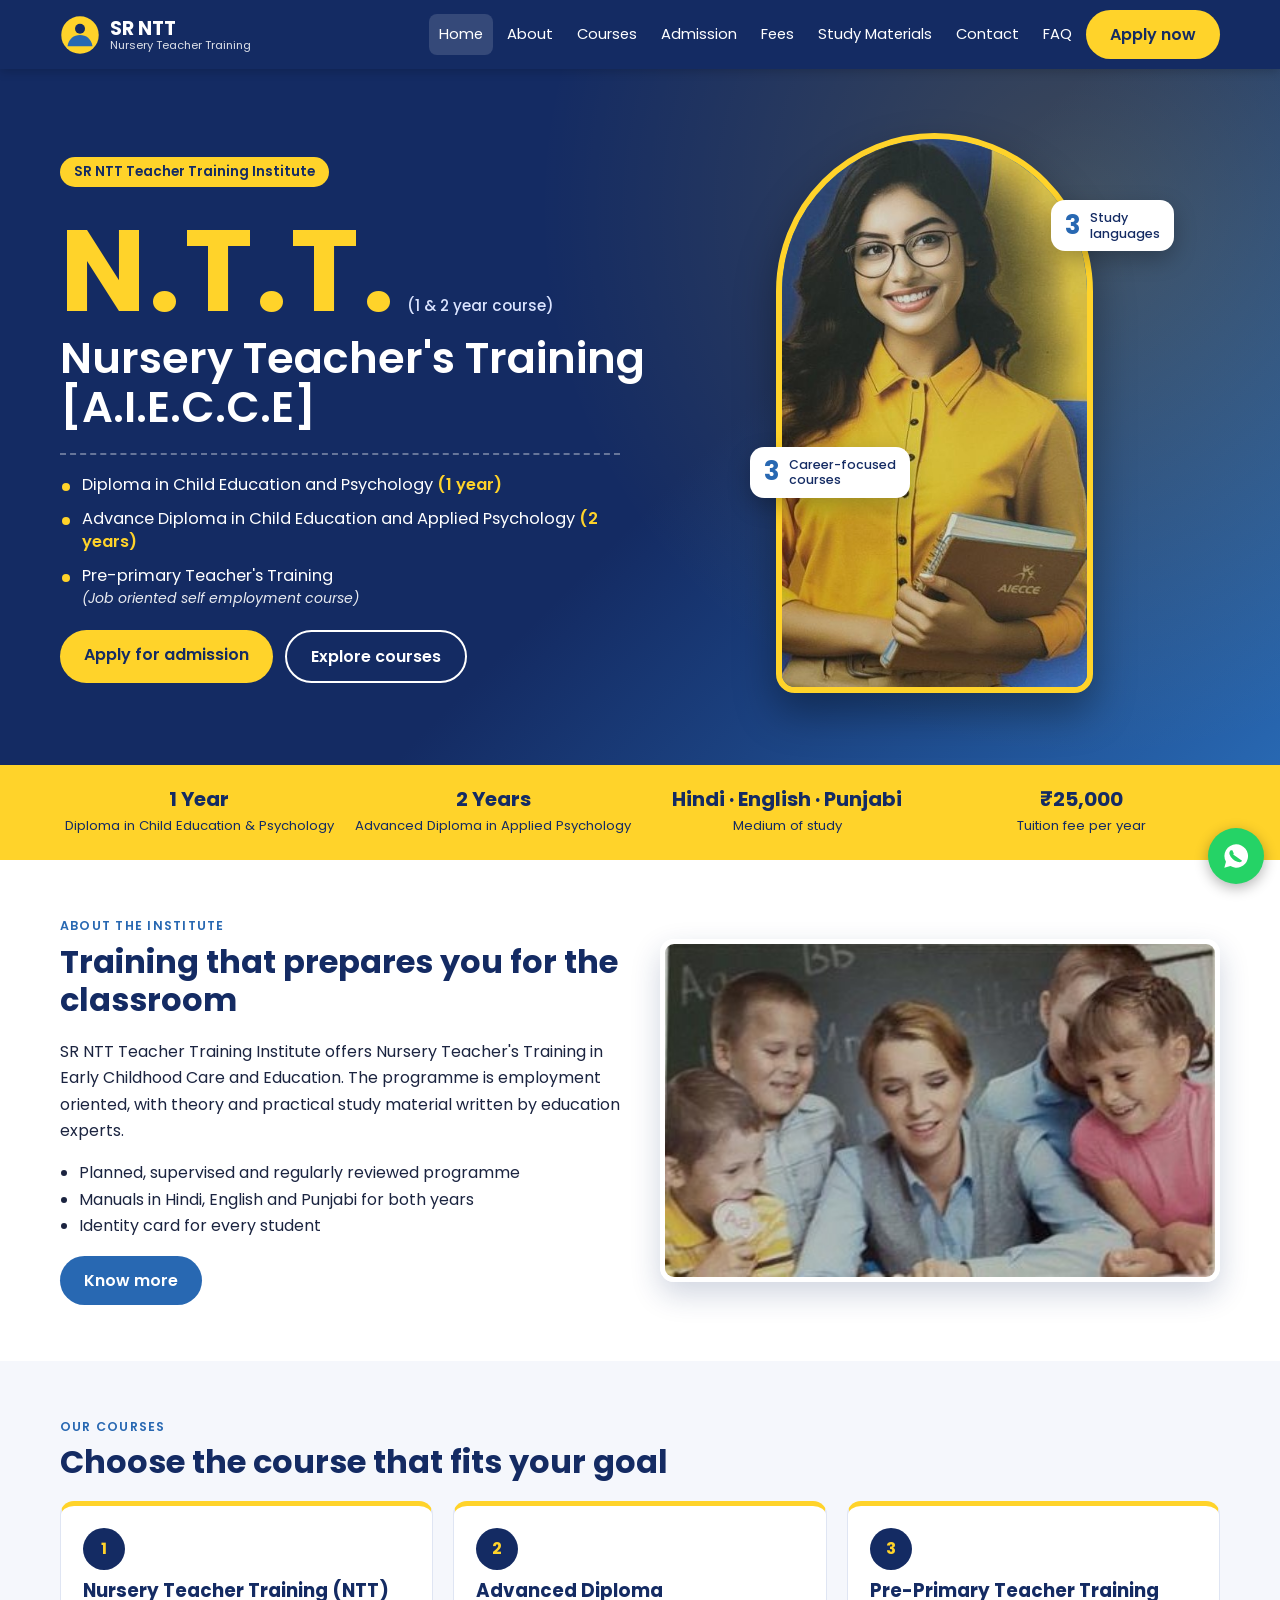
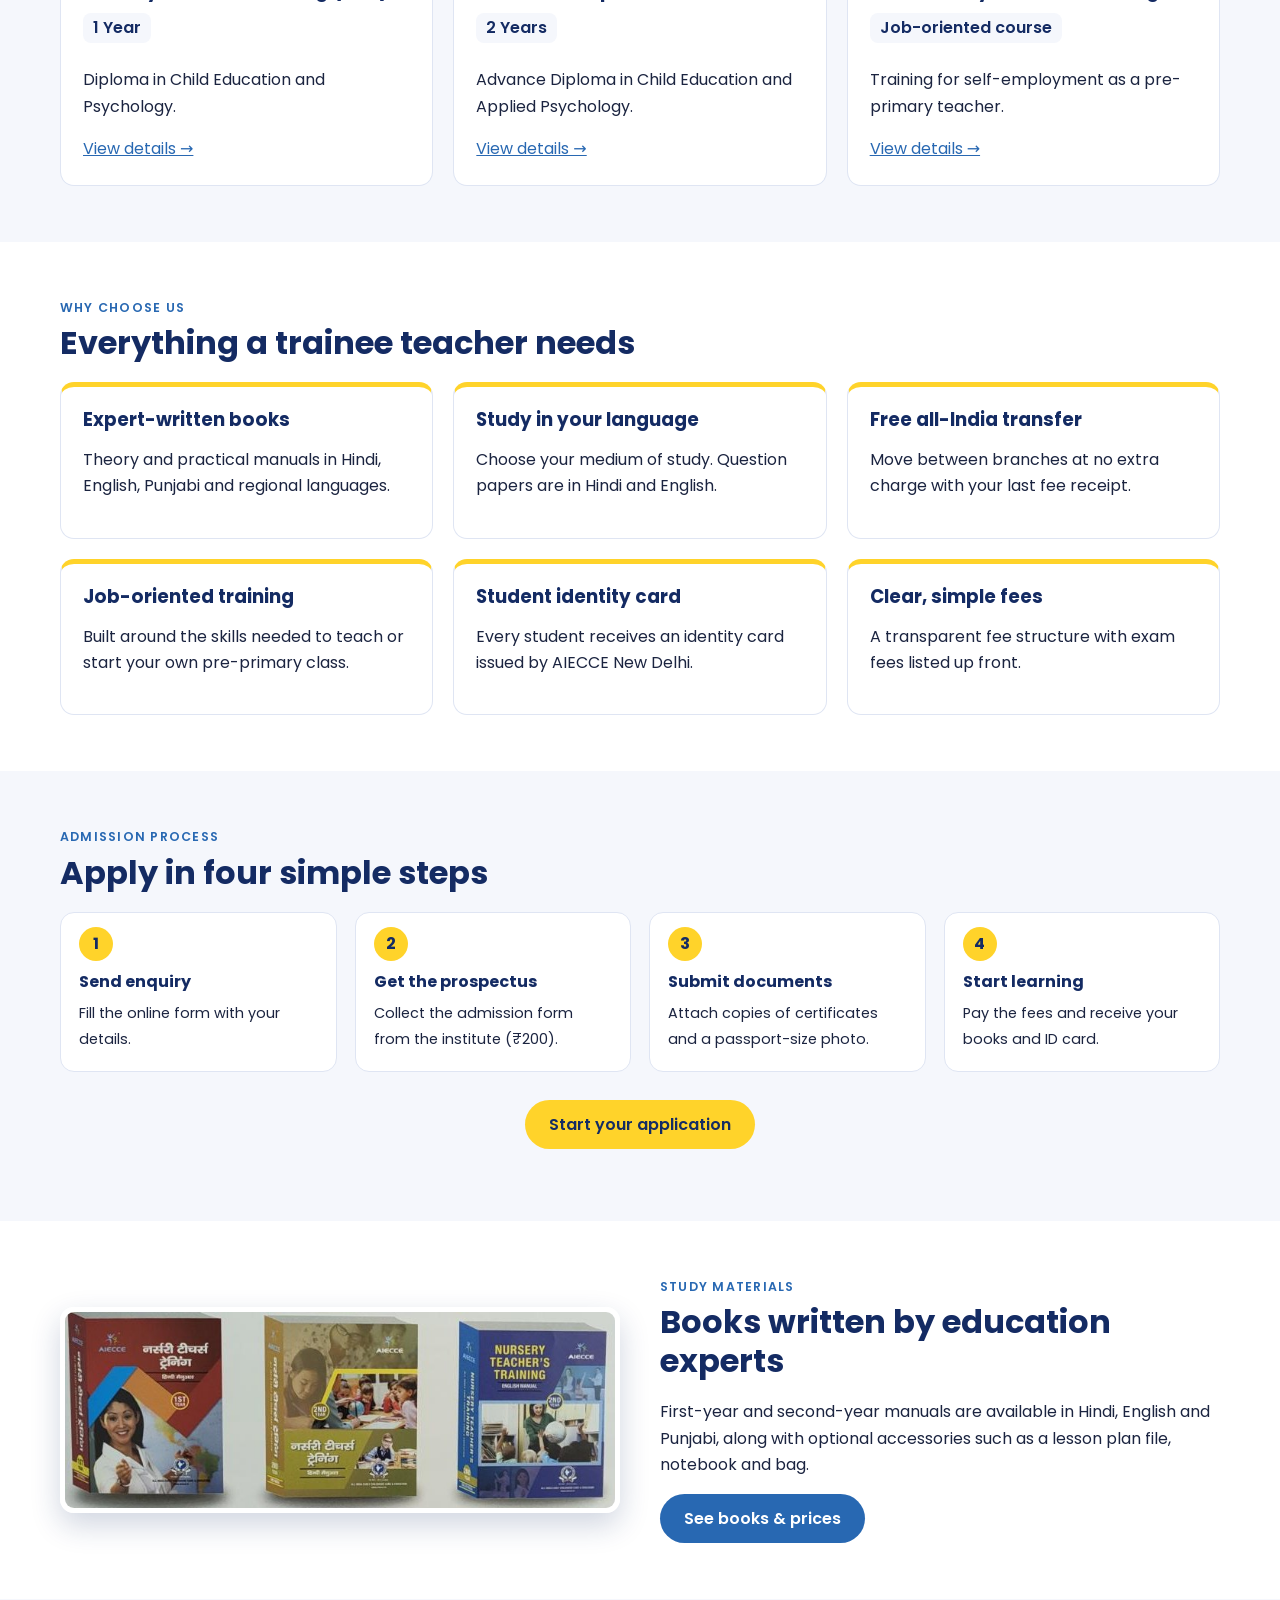
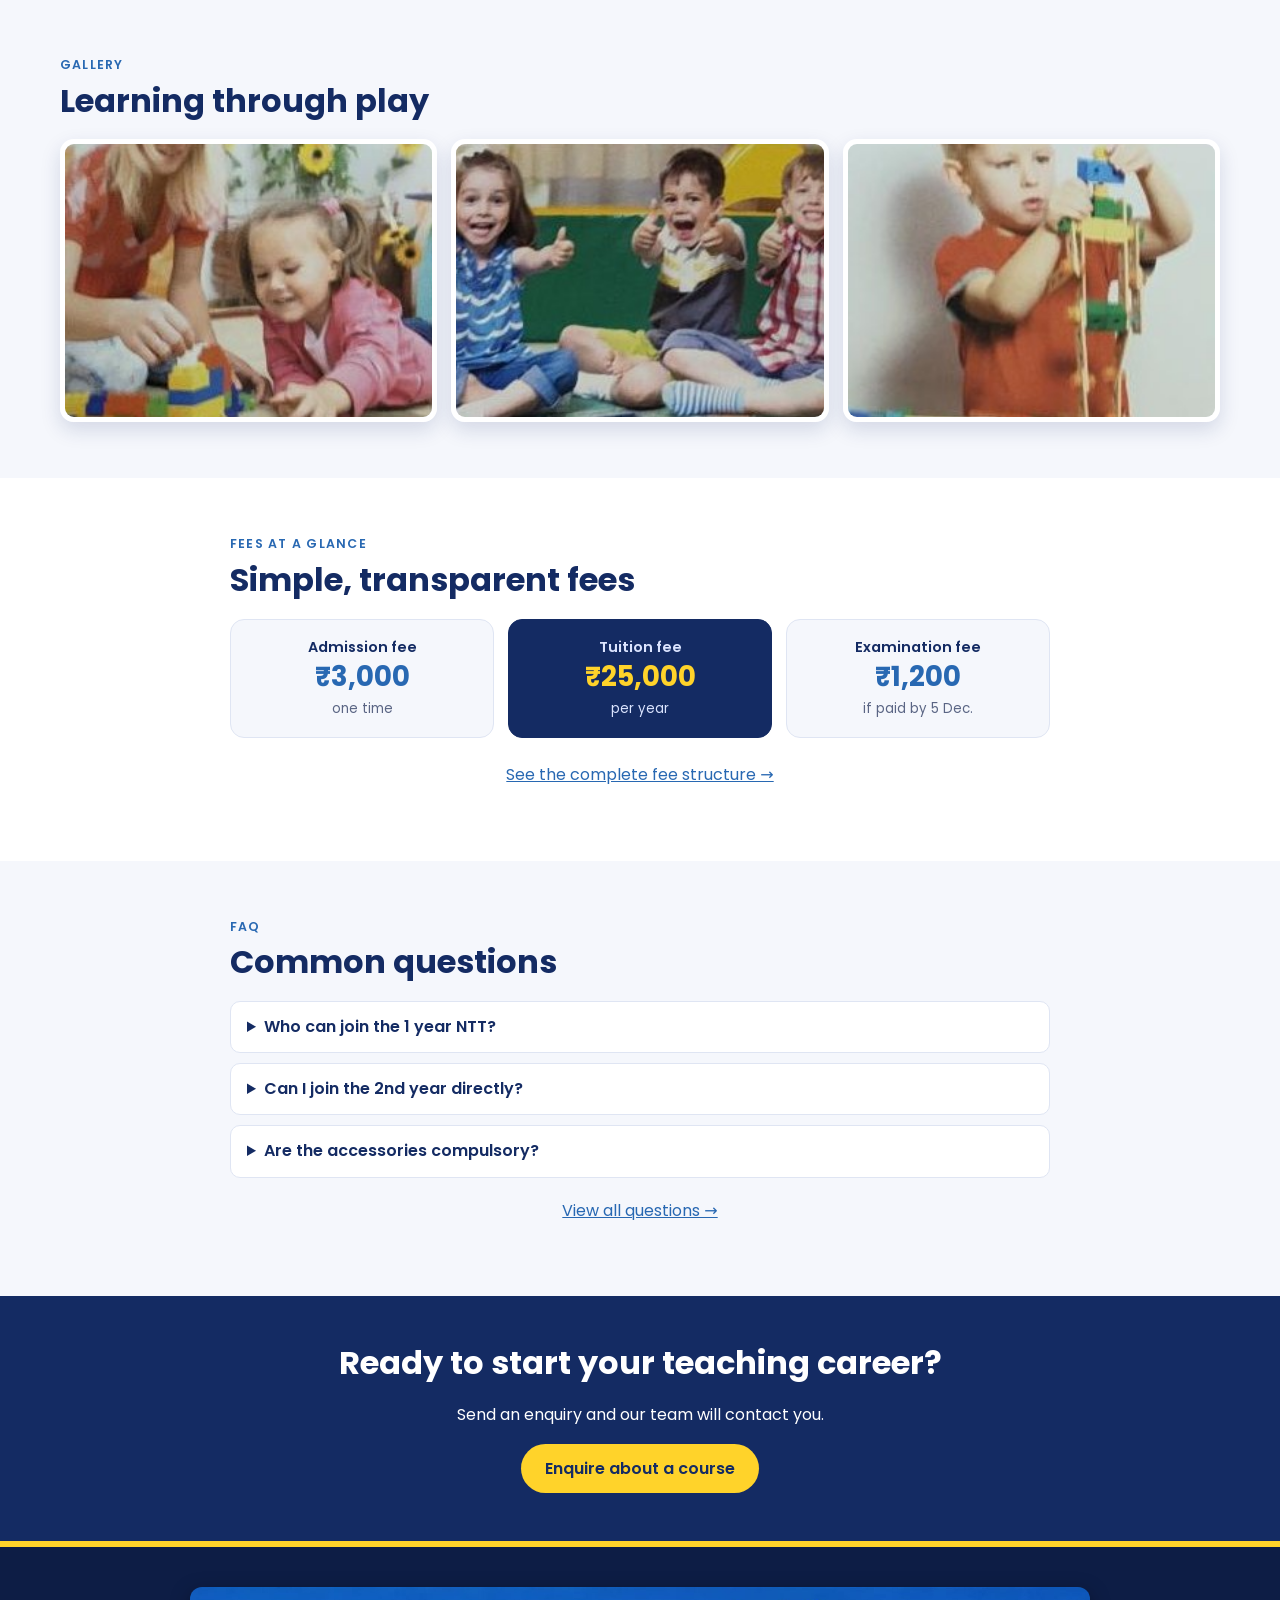
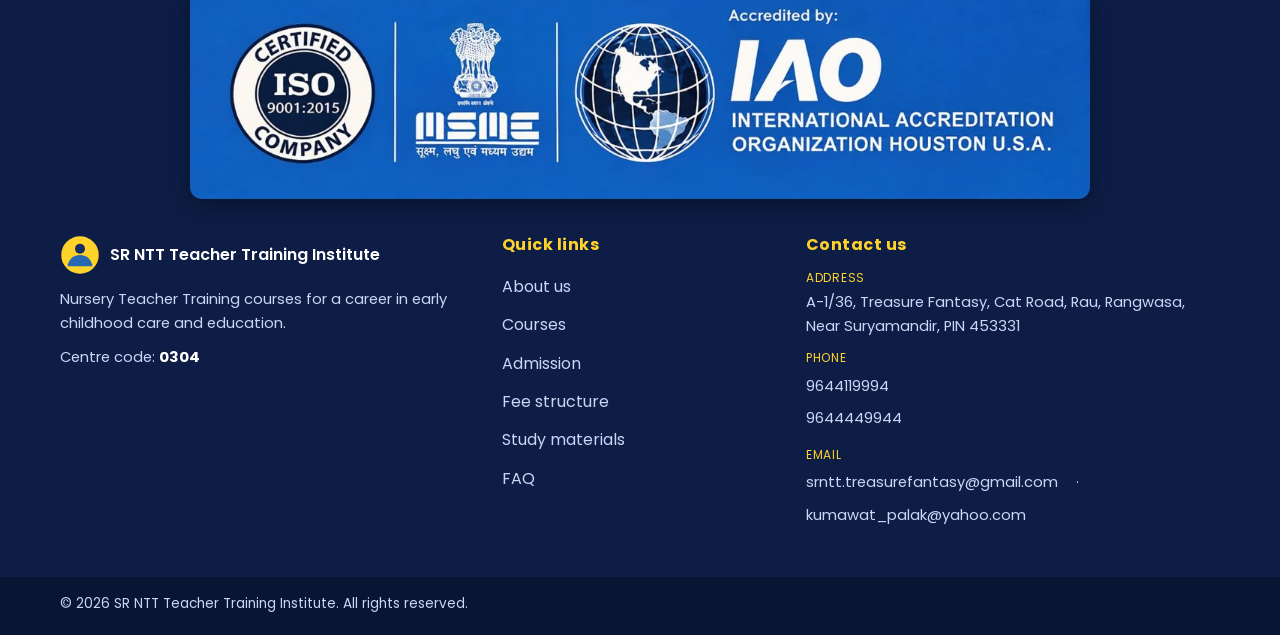
<file: index.html>
<!DOCTYPE html>
<html lang="en">
  <head>
    <meta charset="utf-8">
    <meta name="viewport" content="width=device-width,initial-scale=1">
    <title>Home | SR NTT Teacher Training Institute</title>
    <meta name="description" content="Nursery Teacher Training (NTT) courses from All India Early Childhood Care &amp; Education (AIECCE).">
    <link rel="icon" href="assets/logo/logo.svg" type="image/svg+xml">
    <link rel="preconnect" href="https://fonts.googleapis.com">
    <link rel="preconnect" href="https://fonts.gstatic.com" crossorigin>
    <link href="https://fonts.googleapis.com/css2?family=Poppins:wght@400;500;600;700&amp;display=swap" rel="stylesheet">
    <link rel="stylesheet" href="css/style.css">
    <link rel="stylesheet" href="css/form.css">
    <link rel="stylesheet" href="css/responsive.css">
  </head>
  <body>
    <a class="skip" href="#main">Skip to content</a>
    <header class="site-header">
      <div class="wrap bar">
        <a class="brand" href="index.html"><img src="assets/logo/logo.svg" alt="" width="40" height="40"><span>SR NTT<small>Nursery Teacher Training</small></span></a>
        <button class="burger" aria-label="Open menu" aria-expanded="false" aria-controls="nav"><span></span><span></span><span></span></button>
        <nav id="nav" aria-label="Main">
          <a href="index.html" aria-current="page">Home</a>
          <a href="about.html">About</a>
          <a href="courses.html">Courses</a>
          <a href="admission.html">Admission</a>
          <a href="fees.html">Fees</a>
          <a href="study-materials.html">Study Materials</a>
          <a href="contact.html">Contact</a>
          <a href="faq.html">FAQ</a>
          <a class="btn btn-y" href="admission.html#apply">Apply now</a>
        </nav>
      </div>
    </header>
    <main id="main">
      <section class="hero">
        <div class="wrap hgrid">
          <div class="hcopy">
            <p class="chip">SR NTT Teacher Training Institute</p>
            <h1 class="ntt"><span class="big">N.T.T.</span><span class="yrs">(1 &amp; 2 year course)</span><span class="full">Nursery Teacher's Training [A.I.E.C.C.E]</span></h1>
            <ul class="hero-list">
              <li>Diploma in Child Education and Psychology <b>(1 year)</b></li>
              <li>Advance Diploma in Child Education and Applied Psychology <b>(2 years)</b></li>
              <li>Pre-primary Teacher's Training<em>(Job oriented self employment course)</em></li>
            </ul>
            <div class="row">
              <a class="btn btn-y" href="admission.html#apply">Apply for admission</a>
              <a class="btn btn-o" href="courses.html">Explore courses</a>
            </div>
          </div>
          <div class="hero-art">
            <div class="arch">
              <img src="assets/images/hero-teacher.jpg" alt="Smiling nursery teacher holding books" width="400" height="706">
            </div>
            <div class="fbadge b1">
              <strong>3</strong>
              <span>Career-focused<br>courses</span>
            </div>
            <div class="fbadge b2">
              <strong>3</strong>
              <span>Study<br>languages</span>
            </div>
          </div>
        </div>
      </section>
      <section class="facts">
        <div class="wrap fgrid4">
          <div class="fact">
            <strong>1 Year</strong>
            <span>Diploma in Child Education &amp; Psychology</span>
          </div>
          <div class="fact">
            <strong>2 Years</strong>
            <span>Advanced Diploma in Applied Psychology</span>
          </div>
          <div class="fact">
            <strong>Hindi · English · Punjabi</strong>
            <span>Medium of study</span>
          </div>
          <div class="fact">
            <strong>₹25,000</strong>
            <span>Tuition fee per year</span>
          </div>
        </div>
      </section>
      <section class="sec">
        <div class="wrap split">
          <div>
            <p class="eyebrow">About the institute</p>
            <h2>Training that prepares you for the classroom</h2>
            <p>SR NTT Teacher Training Institute offers Nursery Teacher's Training in Early Childhood Care and Education. The programme is employment oriented, with theory and practical study material written by education experts.</p>
            <ul class="ticks">
              <li>Planned, supervised and regularly reviewed programme</li>
              <li>Manuals in Hindi, English and Punjabi for both years</li>
              <li>Identity card for every student</li>
            </ul>
            <a class="btn btn-b" href="about.html">Know more</a>
          </div>
          <div class="photo">
            <img src="assets/images/class-teacher.jpg" alt="Teacher with young children in a classroom" width="380" height="230" loading="lazy">
          </div>
        </div>
      </section>
      <section class="sec alt">
        <div class="wrap">
          <p class="eyebrow">Our courses</p>
          <h2>Choose the course that fits your goal</h2>
          <div class="grid3">
            <article class="card">
              <span class="ico" aria-hidden="true">1</span>
              <h3>Nursery Teacher Training (NTT)</h3>
              <p class="tag">1 Year</p>
              <p>Diploma in Child Education and Psychology.</p>
              <a href="courses.html">View details →</a>
            </article>
            <article class="card">
              <span class="ico" aria-hidden="true">2</span>
              <h3>Advanced Diploma</h3>
              <p class="tag">2 Years</p>
              <p>Advance Diploma in Child Education and Applied Psychology.</p>
              <a href="courses.html">View details →</a>
            </article>
            <article class="card">
              <span class="ico" aria-hidden="true">3</span>
              <h3>Pre-Primary Teacher Training</h3>
              <p class="tag">Job-oriented course</p>
              <p>Training for self-employment as a pre-primary teacher.</p>
              <a href="courses.html">View details →</a>
            </article>
          </div>
        </div>
      </section>
      <section class="sec">
        <div class="wrap">
          <p class="eyebrow">Why choose us</p>
          <h2>Everything a trainee teacher needs</h2>
          <div class="grid3">
            <div class="card">
              <h3>Expert-written books</h3>
              <p>Theory and practical manuals in Hindi, English, Punjabi and regional languages.</p>
            </div>
            <div class="card">
              <h3>Study in your language</h3>
              <p>Choose your medium of study. Question papers are in Hindi and English.</p>
            </div>
            <div class="card">
              <h3>Free all-India transfer</h3>
              <p>Move between branches at no extra charge with your last fee receipt.</p>
            </div>
            <div class="card">
              <h3>Job-oriented training</h3>
              <p>Built around the skills needed to teach or start your own pre-primary class.</p>
            </div>
            <div class="card">
              <h3>Student identity card</h3>
              <p>Every student receives an identity card issued by AIECCE New Delhi.</p>
            </div>
            <div class="card">
              <h3>Clear, simple fees</h3>
              <p>A transparent fee structure with exam fees listed up front.</p>
            </div>
          </div>
        </div>
      </section>
      <section class="sec alt">
        <div class="wrap">
          <p class="eyebrow">Admission process</p>
          <h2>Apply in four simple steps</h2>
          <ol class="steps2">
            <li><b>Send enquiry</b><span>Fill the online form with your details.</span></li>
            <li><b>Get the prospectus</b><span>Collect the admission form from the institute (₹200).</span></li>
            <li><b>Submit documents</b><span>Attach copies of certificates and a passport-size photo.</span></li>
            <li><b>Start learning</b><span>Pay the fees and receive your books and ID card.</span></li>
          </ol>
          <p class="center"><a class="btn btn-y" href="admission.html#apply">Start your application</a></p>
        </div>
      </section>
      <section class="sec">
        <div class="wrap split rev">
          <div class="photo">
            <img src="assets/images/books-row.jpg" alt="Nursery Teacher's Training study books in Hindi and English" width="720" height="257" loading="lazy">
          </div>
          <div>
            <p class="eyebrow">Study materials</p>
            <h2>Books written by education experts</h2>
            <p>First-year and second-year manuals are available in Hindi, English and Punjabi, along with optional accessories such as a lesson plan file, notebook and bag.</p>
            <a class="btn btn-b" href="study-materials.html">See books &amp; prices</a>
          </div>
        </div>
      </section>
      <section class="sec alt">
        <div class="wrap">
          <p class="eyebrow">Gallery</p>
          <h2>Learning through play</h2>
          <div class="gal">
            <img src="assets/images/kids-blocks.jpg" alt="Teacher and child playing with building blocks" width="268" height="244" loading="lazy">
            <img src="assets/images/kids-thumbs.jpg" alt="Three happy children showing thumbs up" width="392" height="210" loading="lazy">
            <img src="assets/images/kids-build.jpg" alt="Child building a tower with colourful blocks" width="250" height="246" loading="lazy">
          </div>
        </div>
      </section>
      <section class="sec">
        <div class="wrap narrow">
          <p class="eyebrow">Fees at a glance</p>
          <h2>Simple, transparent fees</h2>
          <div class="fee-cards">
            <div class="fee-card">
              <span>Admission fee</span>
              <strong>₹3,000</strong>
              <small>one time</small>
            </div>
            <div class="fee-card hl">
              <span>Tuition fee</span>
              <strong>₹25,000</strong>
              <small>per year</small>
            </div>
            <div class="fee-card">
              <span>Examination fee</span>
              <strong>₹1,200</strong>
              <small>if paid by 5 Dec.</small>
            </div>
          </div>
          <p class="center"><a href="fees.html">See the complete fee structure →</a></p>
        </div>
      </section>
      <section class="sec alt">
        <div class="wrap narrow">
          <p class="eyebrow">FAQ</p>
          <h2>Common questions</h2>
          <details>
            <summary>Who can join the 1 year NTT?</summary>
            <p>High School (10th) or equivalent.</p>
          </details>
          <details>
            <summary>Can I join the 2nd year directly?</summary>
            <p>Lateral entry is available for Intermediate (+2) or equivalent with a one-year N.T.T. from a registered institute.</p>
          </details>
          <details>
            <summary>Are the accessories compulsory?</summary>
            <p>No. They are optional and sold at cost.</p>
          </details>
          <p class="center"><a href="faq.html">View all questions →</a></p>
        </div>
      </section>
      <section class="cta">
        <div class="wrap">
          <h2>Ready to start your teaching career?</h2>
          <p>Send an enquiry and our team will contact you.</p>
          <a class="btn btn-y" href="admission.html#apply">Enquire about a course</a>
        </div>
      </section>
    </main>
    <footer class="site-footer">
      <div class="wrap">
        <figure class="creds">
          <img src="assets/images/credentials.jpg" alt="ISO 9001:2015 certified company, MSME, and accredited by IAO International Accreditation Organization Houston U.S.A." width="1200" height="283" loading="lazy">
        </figure>
      </div>
      <div class="wrap fgrid">
        <div class="fcol">
          <a class="fbrand" href="index.html"><img src="assets/logo/logo.svg" alt="" width="40" height="40"><span>SR NTT Teacher Training Institute</span></a>
          <p>Nursery Teacher Training courses for a career in early childhood care and education.</p>
          <p class="fmeta">Centre code: <strong>0304</strong></p>
        </div>
        <div class="fcol">
          <h3>Quick links</h3>
          <ul>
            <li><a href="about.html">About us</a></li>
            <li><a href="courses.html">Courses</a></li>
            <li><a href="admission.html">Admission</a></li>
            <li><a href="fees.html">Fee structure</a></li>
            <li><a href="study-materials.html">Study materials</a></li>
            <li><a href="faq.html">FAQ</a></li>
          </ul>
        </div>
        <div class="fcol">
          <h3>Contact us</h3>
          <address>
            <p class="frow"><span>Address</span>A-1/36, Treasure Fantasy, Cat Road, Rau, Rangwasa, Near Suryamandir, PIN 453331</p>
            <p class="frow"><span>Phone</span><a href="tel:+919644119994">9644119994</a> <br> <a href="tel:+919644449944">9644449944</a></p>
            <p class="frow"><span>Email</span><a href="mailto:srntt.treasurefantasy@gmail.com">srntt.treasurefantasy@gmail.com</a> · <a href="mailto:kumawat_palak@yahoo.com">kumawat_palak@yahoo.com</a></p>
          </address>
        </div>
      </div>
      <div class="fbottom">
        <div class="wrap fb-in">
          <p>© 2026 SR NTT Teacher Training Institute. All rights reserved.</p>
        </div>
      </div>
    </footer>
    <a class="wa" href="https://wa.me/919644119994?text=Hello%20SR%20NTT%20Institute%2C%20I%20want%20to%20enquire%20about%20NTT%20admission." target="_blank" rel="noopener" aria-label="Enquire on WhatsApp"><svg viewbox="0 0 24 24" width="28" height="28" fill="#fff" aria-hidden="true"><path d="M12 2a10 10 0 0 0-8.6 15L2 22l5.2-1.4A10 10 0 1 0 12 2zm5.2 14.1c-.2.6-1.3 1.2-1.8 1.2-.5.1-1 .2-3.3-.7-2.8-1.2-4.5-4-4.7-4.2-.1-.2-1.1-1.5-1.1-2.8s.7-2 1-2.3c.2-.3.5-.3.7-.3h.5c.2 0 .4 0 .6.5l.9 2.1c.1.2.1.4 0 .5l-.4.6c-.1.２-.3.3-.１.6.２.３.８ １.３ １．７ ２．１ １．２ １ ２．１ １．３００ ２．４ １．５００．３．１．５．１．６－．１ｌ．９－１．１００ｃ．２－．３．４－．２．６００－．１ｌ２ １ｃ．３．１．５．２．５．３．１．２．１．８００－．１００ １．４００z"></path></svg></a>
    <script src="js/config.js"></script>
    <script src="js/main.js"></script>
  </body>
</html>
</file>
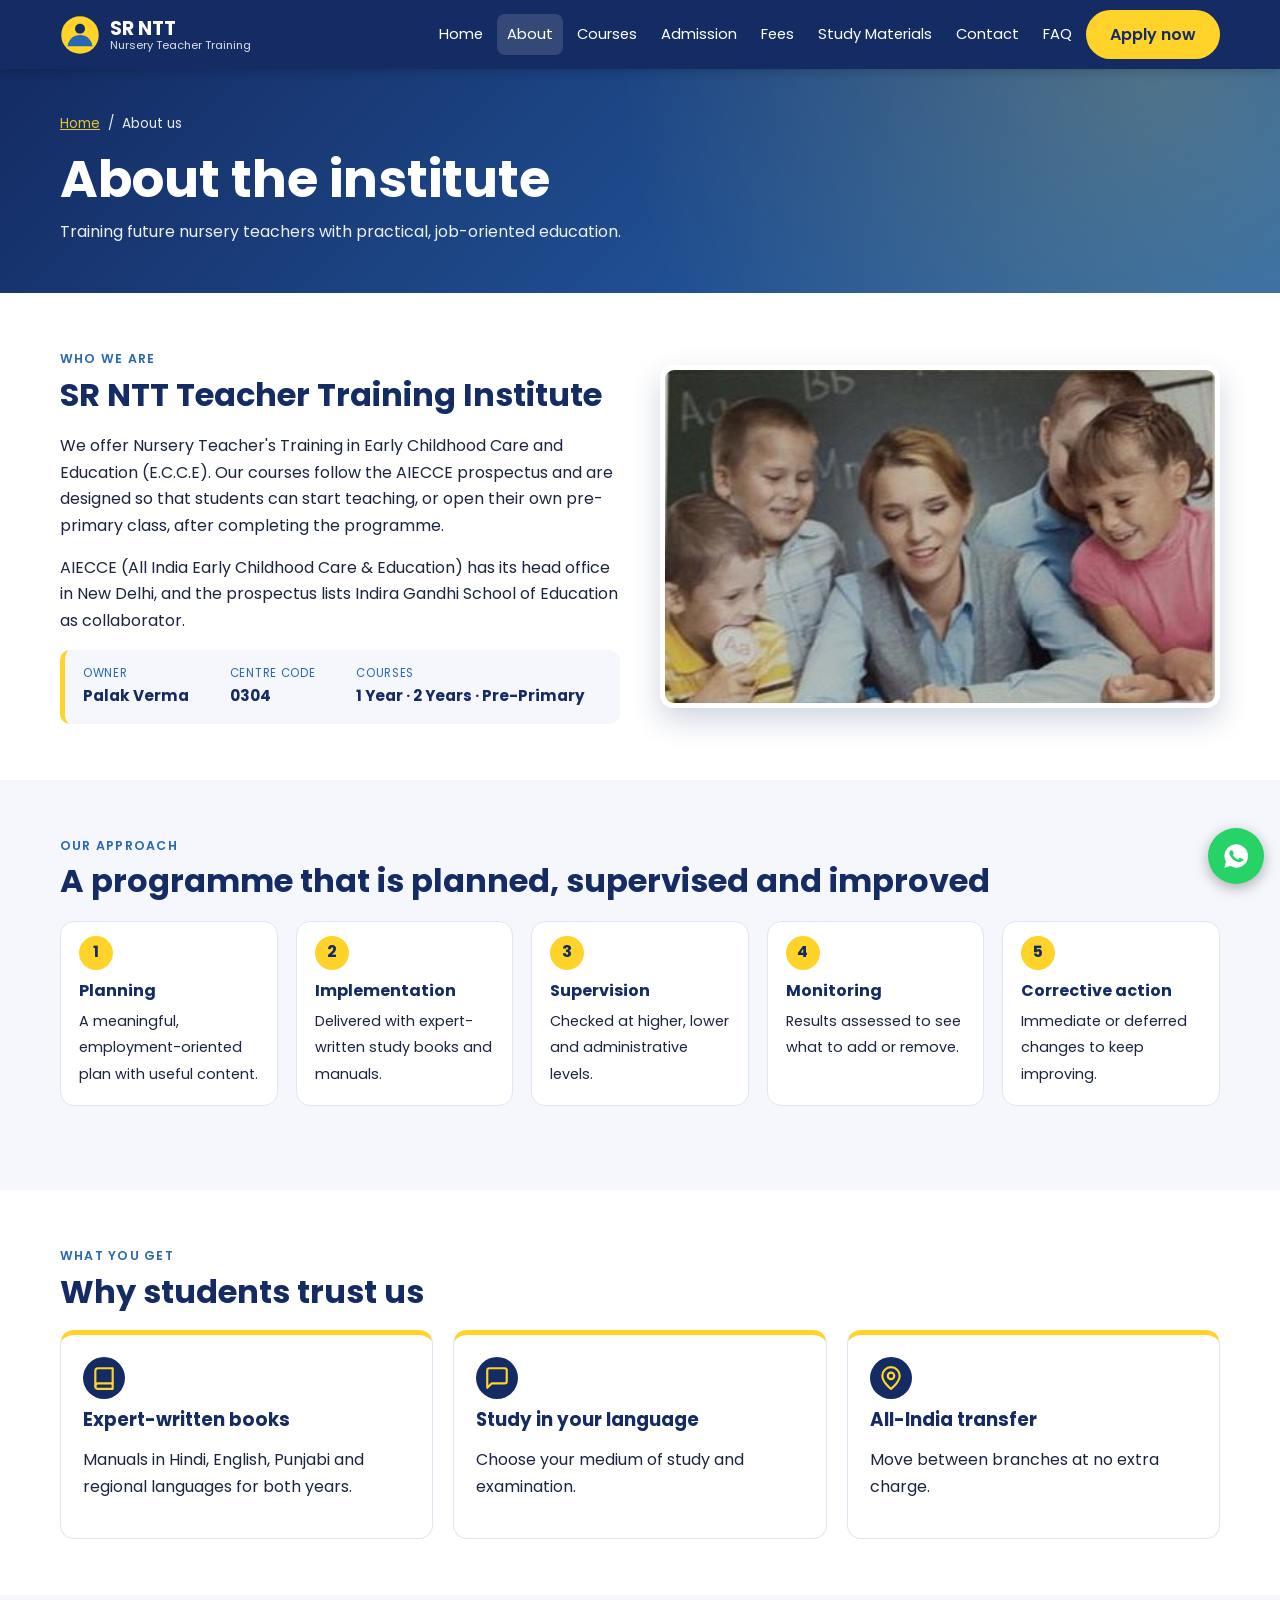
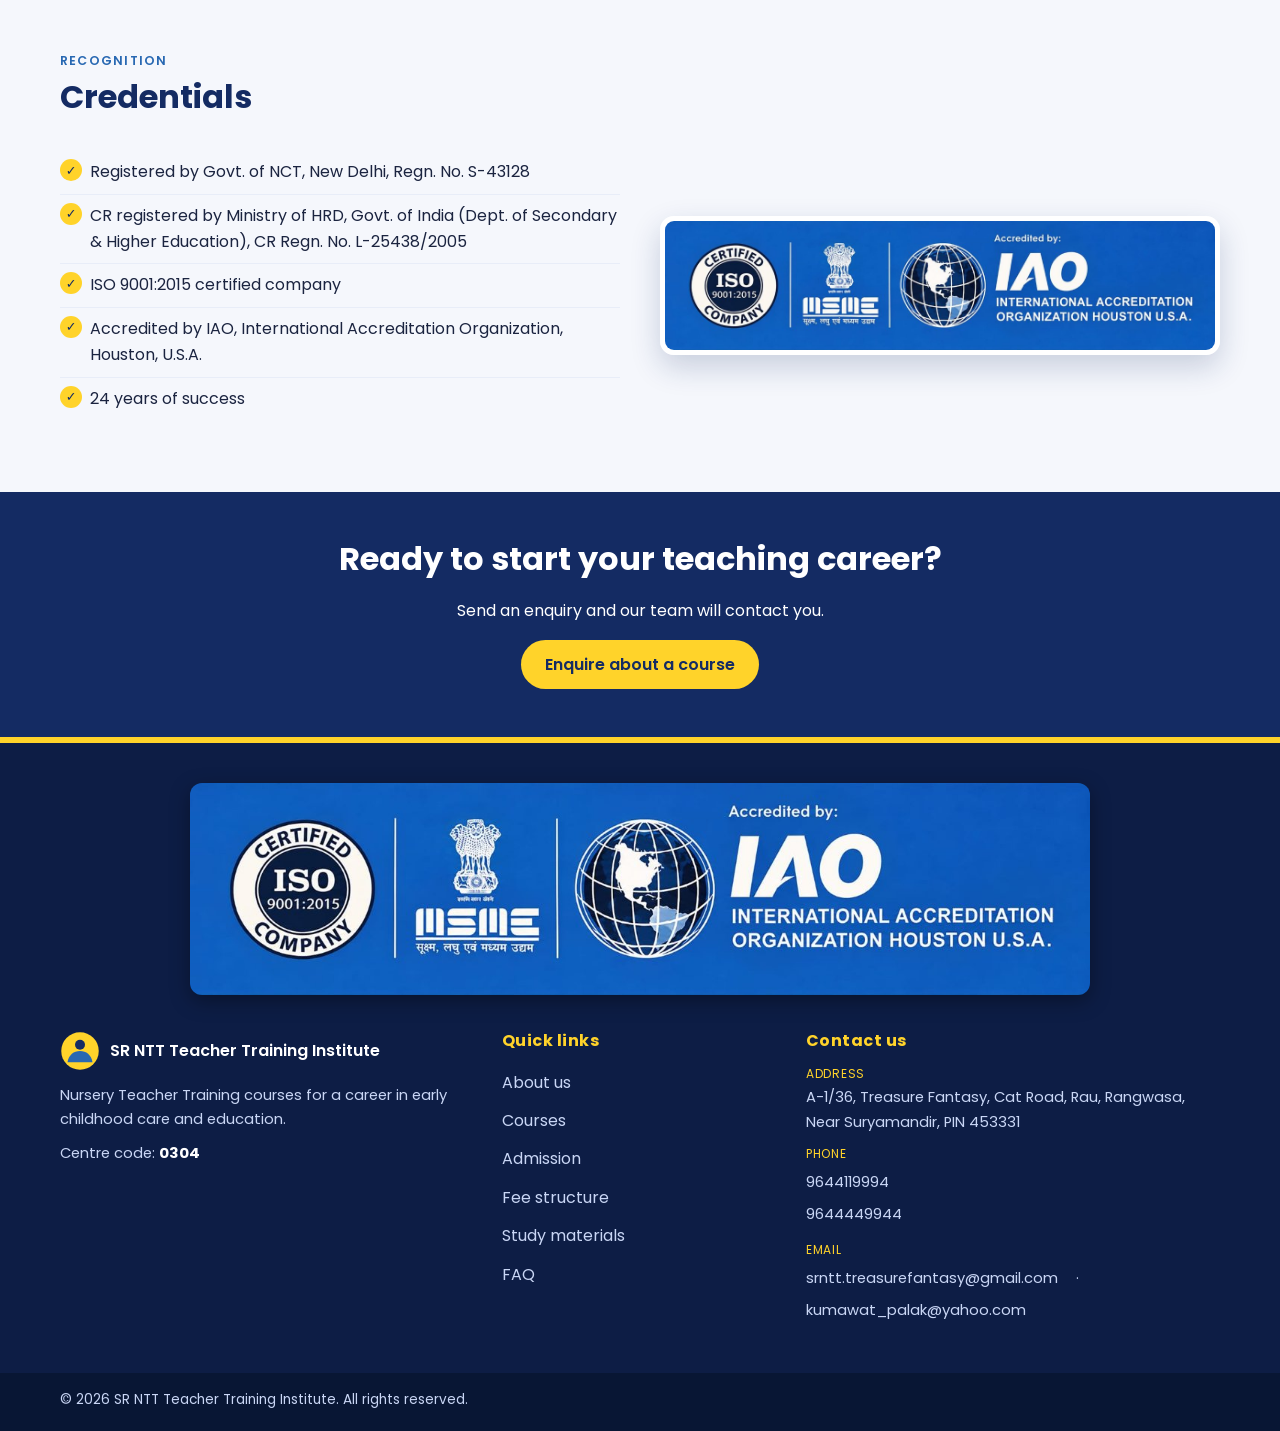
<file: about.html>
<!DOCTYPE html>
<html lang="en">
  <head>
    <meta charset="utf-8">
    <meta name="viewport" content="width=device-width,initial-scale=1">
    <title>About | SR NTT Teacher Training Institute</title>
    <meta name="description" content="Nursery Teacher Training (NTT) courses from All India Early Childhood Care &amp; Education (AIECCE).">
    <link rel="icon" href="assets/logo/logo.svg" type="image/svg+xml">
    <link rel="preconnect" href="https://fonts.googleapis.com">
    <link rel="preconnect" href="https://fonts.gstatic.com" crossorigin>
    <link href="https://fonts.googleapis.com/css2?family=Poppins:wght@400;500;600;700&amp;display=swap" rel="stylesheet">
    <link rel="stylesheet" href="css/style.css">
    <link rel="stylesheet" href="css/form.css">
    <link rel="stylesheet" href="css/responsive.css">
  </head>
  <body>
    <a class="skip" href="#main">Skip to content</a>
    <header class="site-header">
      <div class="wrap bar">
        <a class="brand" href="index.html"><img src="assets/logo/logo.svg" alt="" width="40" height="40"><span>SR NTT<small>Nursery Teacher Training</small></span></a>
        <button class="burger" aria-label="Open menu" aria-expanded="false" aria-controls="nav"><span></span><span></span><span></span></button>
        <nav id="nav" aria-label="Main">
          <a href="index.html">Home</a>
          <a href="about.html" aria-current="page">About</a>
          <a href="courses.html">Courses</a>
          <a href="admission.html">Admission</a>
          <a href="fees.html">Fees</a>
          <a href="study-materials.html">Study Materials</a>
          <a href="contact.html">Contact</a>
          <a href="faq.html">FAQ</a>
          <a class="btn btn-y" href="admission.html#apply">Apply now</a>
        </nav>
      </div>
    </header>
    <main id="main">
      <section class="phero">
        <div class="wrap">
          <nav class="crumbs" aria-label="Breadcrumb">
            <a href="index.html">Home</a>
            <span aria-hidden="true">/</span>
            <span aria-current="page">About us</span>
          </nav>
          <h1>About the institute</h1>
          <p>Training future nursery teachers with practical, job-oriented education.</p>
        </div>
      </section>
      <section class="sec">
        <div class="wrap split">
          <div>
            <p class="eyebrow">Who we are</p>
            <h2>SR NTT Teacher Training Institute</h2>
            <p>We offer Nursery Teacher's Training in Early Childhood Care and Education (E.C.C.E). Our courses follow the AIECCE prospectus and are designed so that students can start teaching, or open their own pre-primary class, after completing the programme.</p>
            <p>AIECCE (All India Early Childhood Care &amp; Education) has its head office in New Delhi, and the prospectus lists Indira Gandhi School of Education as collaborator.</p>
            <div class="idcard">
              <div>
                <span>Owner</span>
                <strong>Palak Verma</strong>
              </div>
              <div>
                <span>Centre code</span>
                <strong>0304</strong>
              </div>
              <div>
                <span>Courses</span>
                <strong>1 Year · 2 Years · Pre-Primary</strong>
              </div>
            </div>
          </div>
          <div class="photo">
            <img src="assets/images/class-teacher.jpg" alt="Teacher with young children in a classroom" width="380" height="230" loading="lazy">
          </div>
        </div>
      </section>
      <section class="sec alt">
        <div class="wrap">
          <p class="eyebrow">Our approach</p>
          <h2>A programme that is planned, supervised and improved</h2>
          <ol class="steps2 five">
            <li><b>Planning</b><span>A meaningful, employment-oriented plan with useful content.</span></li>
            <li><b>Implementation</b><span>Delivered with expert-written study books and manuals.</span></li>
            <li><b>Supervision</b><span>Checked at higher, lower and administrative levels.</span></li>
            <li><b>Monitoring</b><span>Results assessed to see what to add or remove.</span></li>
            <li><b>Corrective action</b><span>Immediate or deferred changes to keep improving.</span></li>
          </ol>
        </div>
      </section>
      <section class="sec">
        <div class="wrap">
          <p class="eyebrow">What you get</p>
          <h2>Why students trust us</h2>
          <div class="grid3">
            <div class="card">
              <span class="ico"><svg viewbox="0 0 24 24" width="26" height="26" fill="none" stroke="currentColor" stroke-width="2" stroke-linecap="round" stroke-linejoin="round" aria-hidden="true"><path d="M4 19.500A2.500 2.500 0 0 1 6.500 17H20V3H6.500A2.500 2.500 0 0 0 4 5.500z"></path><path d="M4 19.500A2.500 2.500 0 0 0 6.500 22H20v-5"></path></svg></span>
              <h3>Expert-written books</h3>
              <p>Manuals in Hindi, English, Punjabi and regional languages for both years.</p>
            </div>
            <div class="card">
              <span class="ico"><svg viewbox="0 0 24 24" width="26" height="26" fill="none" stroke="currentColor" stroke-width="2" stroke-linecap="round" stroke-linejoin="round" aria-hidden="true"><path d="M21 15a2 2 0 0 1-2 2H7l-4 4V5a2 2 0 0 1 2-2h14a2 2 0 0 1 2 2z"></path></svg></span>
              <h3>Study in your language</h3>
              <p>Choose your medium of study and examination.</p>
            </div>
            <div class="card">
              <span class="ico"><svg viewbox="0 0 24 24" width="26" height="26" fill="none" stroke="currentColor" stroke-width="2" stroke-linecap="round" stroke-linejoin="round" aria-hidden="true"><path d="M20 10c0 6-8 12-8 12S4 16 4 10a8 8 0 0 1 16 0z"></path><circle cx="12" cy="10" r="3"></circle></svg></span>
              <h3>All-India transfer</h3>
              <p>Move between branches at no extra charge.</p>
            </div>
          </div>
        </div>
      </section>
      <section class="sec alt">
        <div class="wrap">
          <p class="eyebrow">Recognition</p>
          <h2>Credentials</h2>
          <div class="split">
            <ul class="ticks big">
              <li>Registered by Govt. of NCT, New Delhi, Regn. No. S-43128</li>
              <li>CR registered by Ministry of HRD, Govt. of India (Dept. of Secondary &amp; Higher Education), CR Regn. No. L-25438/2005</li>
              <li>ISO 9001:2015 certified company</li>
              <li>Accredited by IAO, International Accreditation Organization, Houston, U.S.A.</li>
              <li>24 years of success</li>
            </ul>
            <div class="photo">
              <img src="assets/images/credentials.jpg" alt="ISO 9001:2015, MSME and IAO accreditation logos" width="1200" height="282" loading="lazy">
            </div>
          </div>
        </div>
      </section>
      <section class="cta">
        <div class="wrap">
          <h2>Ready to start your teaching career?</h2>
          <p>Send an enquiry and our team will contact you.</p>
          <a class="btn btn-y" href="admission.html#apply">Enquire about a course</a>
        </div>
      </section>
    </main>
<footer class="site-footer">
      <div class="wrap">
        <figure class="creds">
          <img src="assets/images/credentials.jpg" alt="ISO 9001:2015 certified company, MSME, and accredited by IAO International Accreditation Organization Houston U.S.A." width="1200" height="283" loading="lazy">
        </figure>
      </div>
      <div class="wrap fgrid">
        <div class="fcol">
          <a class="fbrand" href="index.html"><img src="assets/logo/logo.svg" alt="" width="40" height="40"><span>SR NTT Teacher Training Institute</span></a>
          <p>Nursery Teacher Training courses for a career in early childhood care and education.</p>
          <p class="fmeta">Centre code: <strong>0304</strong></p>
        </div>
        <div class="fcol">
          <h3>Quick links</h3>
          <ul>
            <li><a href="about.html">About us</a></li>
            <li><a href="courses.html">Courses</a></li>
            <li><a href="admission.html">Admission</a></li>
            <li><a href="fees.html">Fee structure</a></li>
            <li><a href="study-materials.html">Study materials</a></li>
            <li><a href="faq.html">FAQ</a></li>
          </ul>
        </div>
        <div class="fcol">
          <h3>Contact us</h3>
          <address>
            <p class="frow"><span>Address</span>A-1/36, Treasure Fantasy, Cat Road, Rau, Rangwasa, Near Suryamandir, PIN 453331</p>
            <p class="frow"><span>Phone</span><a href="tel:+919644119994">9644119994</a> <br> <a href="tel:+919644449944">9644449944</a></p>
            <p class="frow"><span>Email</span><a href="mailto:srntt.treasurefantasy@gmail.com">srntt.treasurefantasy@gmail.com</a> · <a href="mailto:kumawat_palak@yahoo.com">kumawat_palak@yahoo.com</a></p>
          </address>
        </div>
      </div>
      <div class="fbottom">
        <div class="wrap fb-in">
          <p>© 2026 SR NTT Teacher Training Institute. All rights reserved.</p>
        </div>
      </div>
    </footer>
    <a class="wa" href="https://wa.me/919644119994?text=Hello%20SR%20NTT%20Institute%2C%20I%20want%20to%20enquire%20about%20NTT%20admission." target="_blank" rel="noopener" aria-label="Enquire on WhatsApp"><svg viewbox="0 0 24 24" width="28" height="28" fill="#fff" aria-hidden="true"><path d="M12 2a10 10 0 0 0-8.6 15L2 22l5.2-1.4A10 10 0 1 0 12 2zm5.2 14.1c-.2.6-1.3 1.2-1.8 1.2-.5.1-1 .2-3.3-.7-2.8-1.2-4.5-4-4.7-4.2-.1-.2-1.1-1.5-1.1-2.8s.7-2 1-2.3c.2-.3.5-.3.7-.3h.5c.2 0 .4 0 .6.5l.9 2.1c.1.2.1.4 0 .5l-.4.6c-.1.2-.3.3-.1.6.2.3.8 1.3 1.7 2.1 1.2 1 2.1 1.300 2.4 1.500.3.1.5.1.6-.1l.9-1.100c.2-.3.4-.2.600-.1l2 1c.3.1.5.2.5.3.1.2.1.800-.100 1.400z"></path></svg></a>
    <script src="js/config.js"></script>
    <script src="js/main.js"></script>
  </body>
</html>
</file>
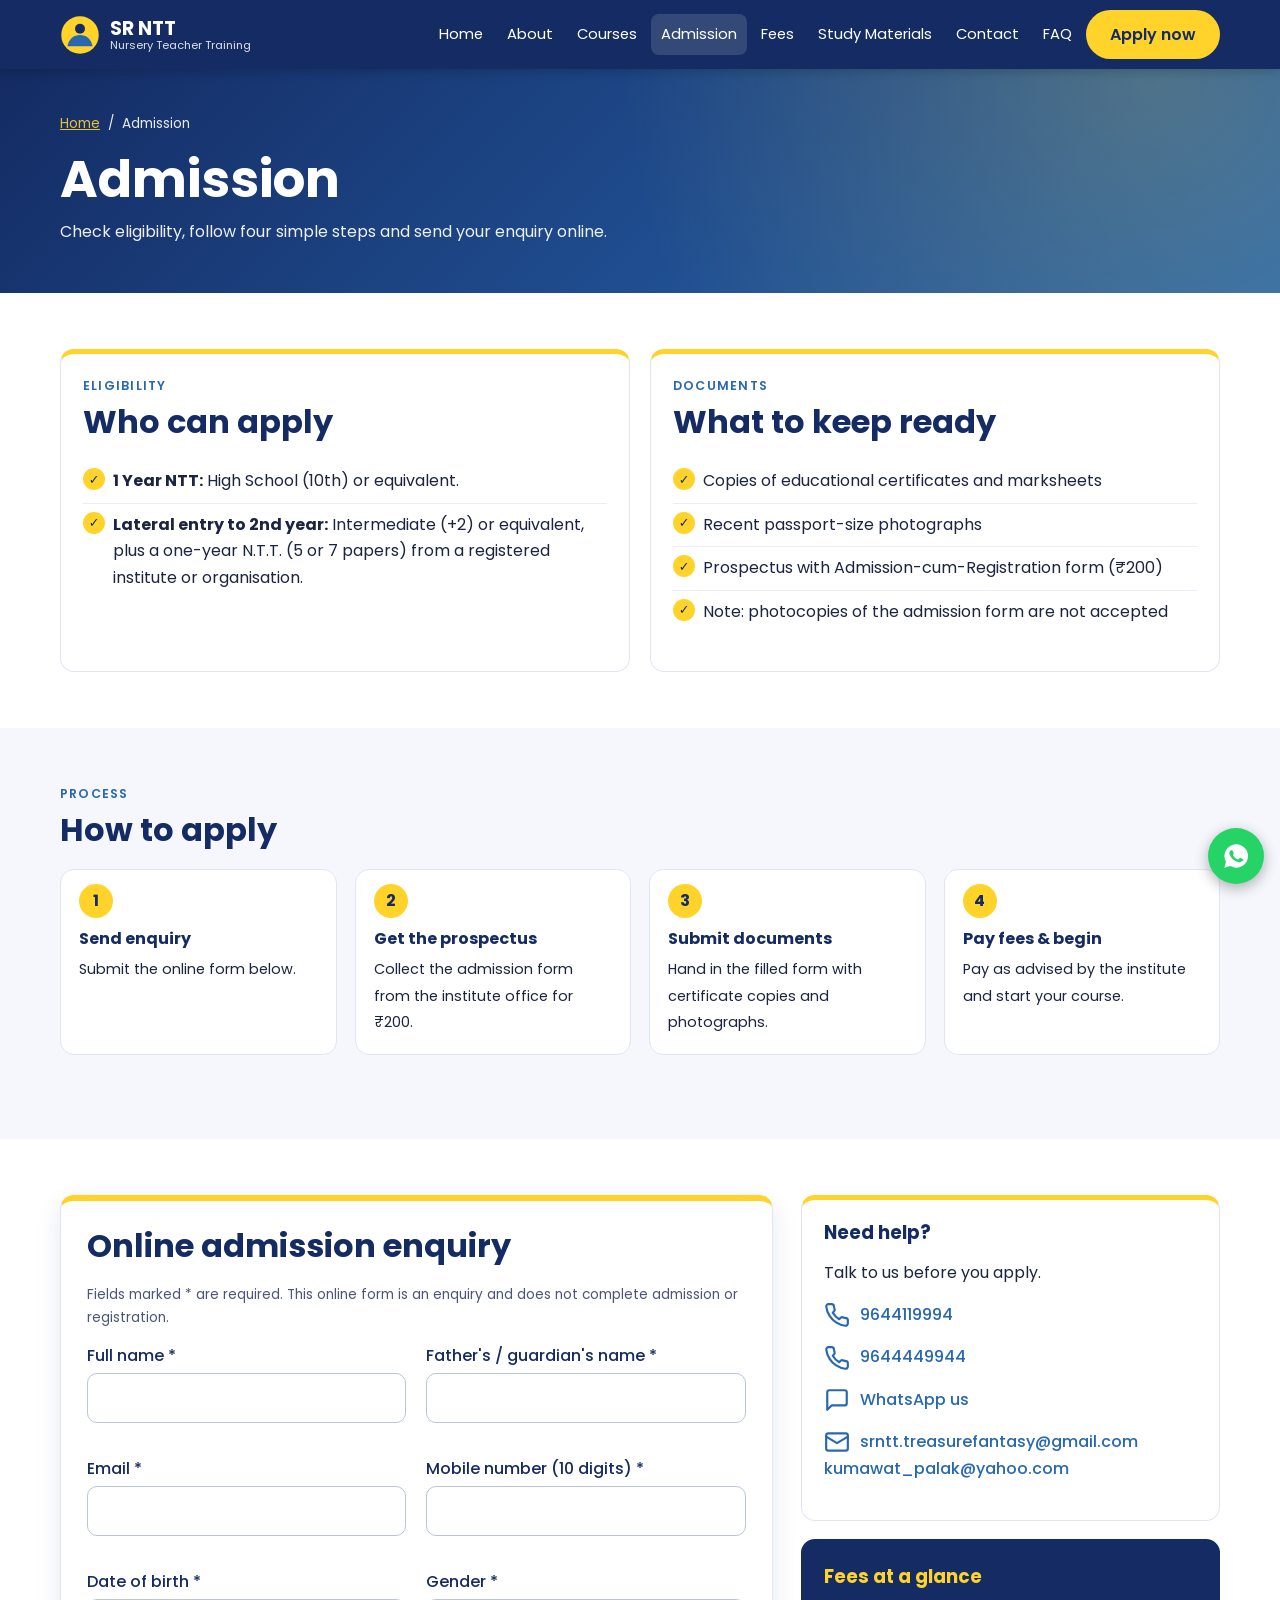
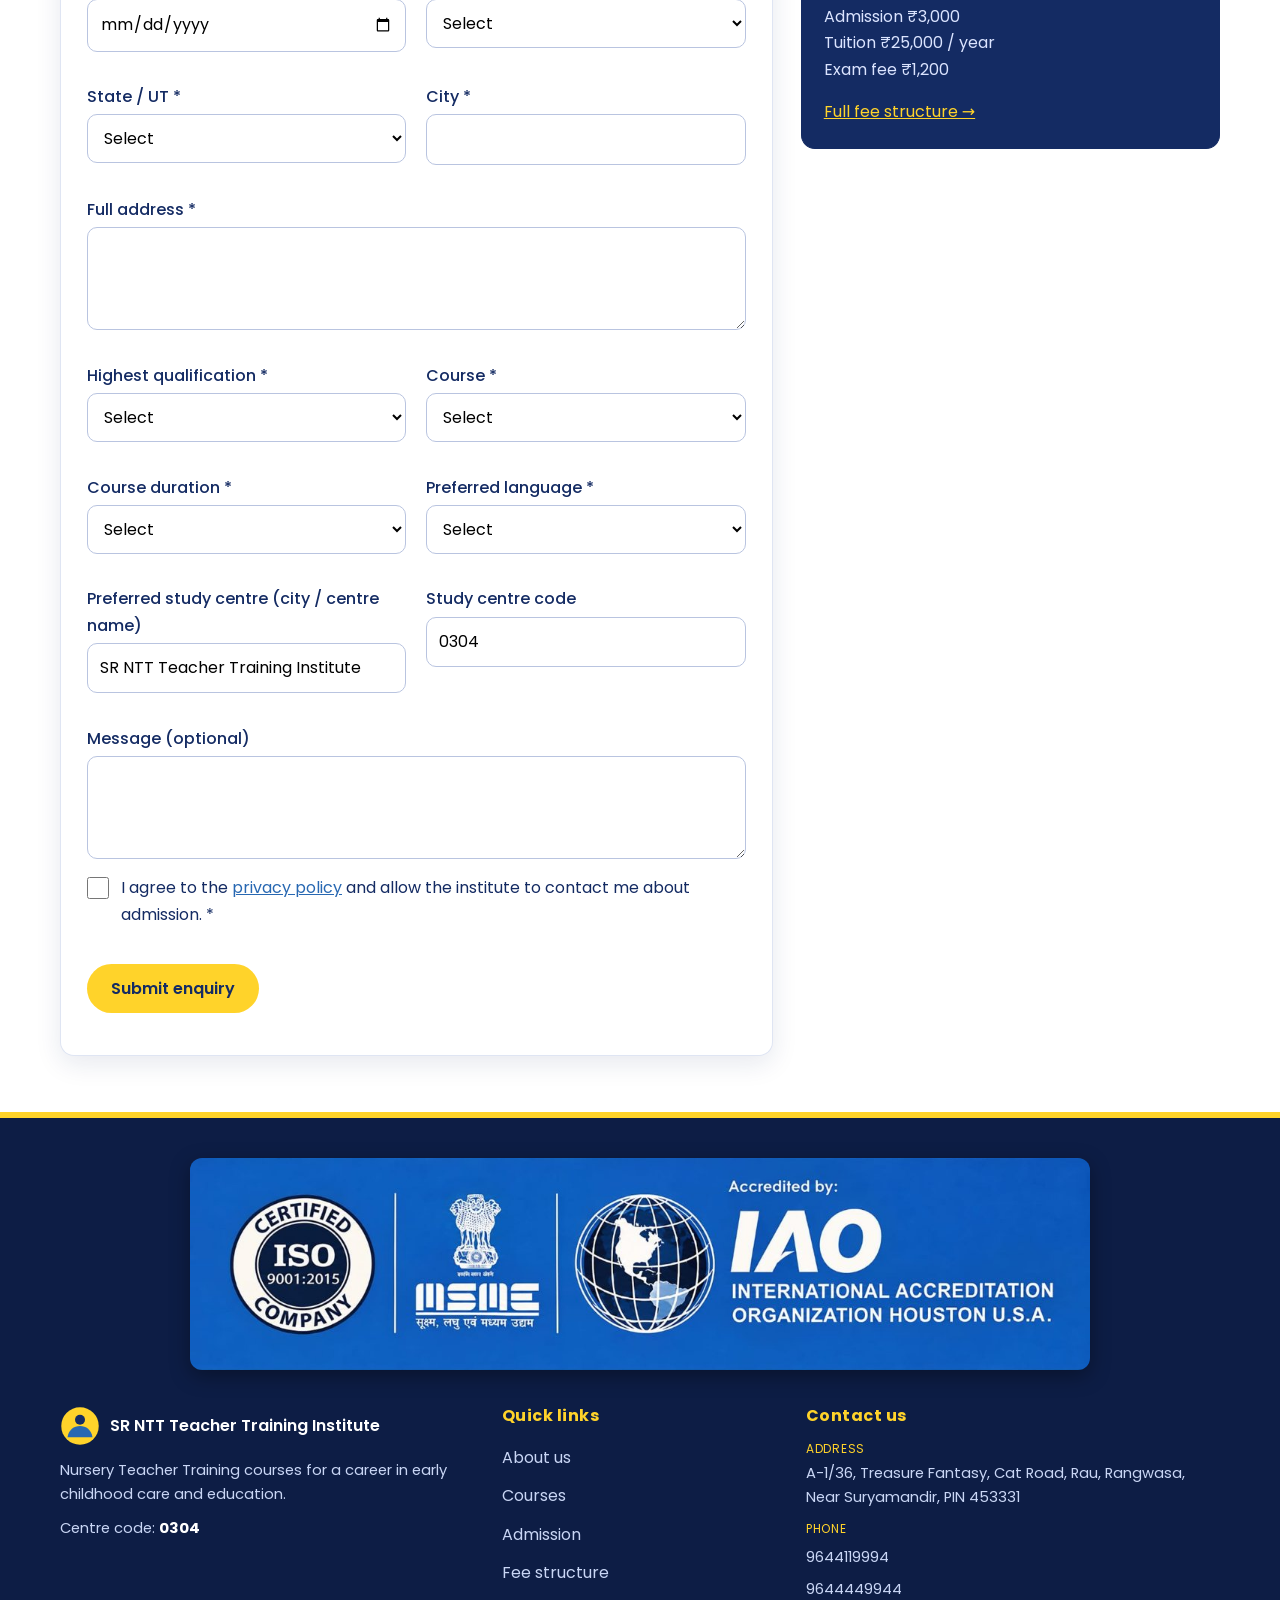
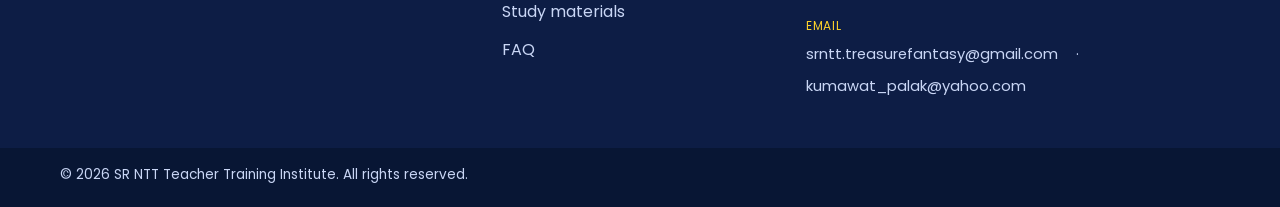
<file: admission.html>
<!DOCTYPE html>
<html lang="en">
  <head>
    <meta charset="utf-8">
    <meta name="viewport" content="width=device-width,initial-scale=1">
    <title>Admission | SR NTT Teacher Training Institute</title>
    <meta name="description" content="Nursery Teacher Training (NTT) courses from All India Early Childhood Care &amp; Education (AIECCE).">
    <link rel="icon" href="assets/logo/logo.svg" type="image/svg+xml">
    <link rel="preconnect" href="https://fonts.googleapis.com">
    <link rel="preconnect" href="https://fonts.gstatic.com" crossorigin>
    <link href="https://fonts.googleapis.com/css2?family=Poppins:wght@400;500;600;700&amp;display=swap" rel="stylesheet">
    <link rel="stylesheet" href="css/style.css">
    <link rel="stylesheet" href="css/form.css">
    <link rel="stylesheet" href="css/responsive.css">
  </head>
  <body>
    <a class="skip" href="#main">Skip to content</a>
    <header class="site-header">
      <div class="wrap bar">
        <a class="brand" href="index.html"><img src="assets/logo/logo.svg" alt="" width="40" height="40"><span>SR NTT<small>Nursery Teacher Training</small></span></a>
        <button class="burger" aria-label="Open menu" aria-expanded="false" aria-controls="nav"><span></span><span></span><span></span></button>
        <nav id="nav" aria-label="Main">
          <a href="index.html">Home</a>
          <a href="about.html">About</a>
          <a href="courses.html">Courses</a>
          <a href="admission.html" aria-current="page">Admission</a>
          <a href="fees.html">Fees</a>
          <a href="study-materials.html">Study Materials</a>
          <a href="contact.html">Contact</a>
          <a href="faq.html">FAQ</a>
          <a class="btn btn-y" href="admission.html#apply">Apply now</a>
        </nav>
      </div>
    </header>
    <main id="main">
      <section class="phero">
        <div class="wrap">
          <nav class="crumbs" aria-label="Breadcrumb">
            <a href="index.html">Home</a>
            <span aria-hidden="true">/</span>
            <span aria-current="page">Admission</span>
          </nav>
          <h1>Admission</h1>
          <p>Check eligibility, follow four simple steps and send your enquiry online.</p>
        </div>
      </section>
      <section class="sec">
        <div class="wrap">
          <div class="grid2">
            <div class="card">
              <p class="eyebrow">Eligibility</p>
              <h2>Who can apply</h2>
              <ul class="ticks big">
                <li><b>1 Year NTT:</b> High School (10th) or equivalent.</li>
                <li><b>Lateral entry to 2nd year:</b> Intermediate (+2) or equivalent, plus a one-year N.T.T. (5 or 7 papers) from a registered institute or organisation.</li>
              </ul>
            </div>
            <div class="card">
              <p class="eyebrow">Documents</p>
              <h2>What to keep ready</h2>
              <ul class="ticks big">
                <li>Copies of educational certificates and marksheets</li>
                <li>Recent passport-size photographs</li>
                <li>Prospectus with Admission-cum-Registration form (₹200)</li>
                <li>Note: photocopies of the admission form are not accepted</li>
              </ul>
            </div>
          </div>
        </div>
      </section>
      <section class="sec alt">
        <div class="wrap">
          <p class="eyebrow">Process</p>
          <h2>How to apply</h2>
          <ol class="steps2">
            <li><b>Send enquiry</b><span>Submit the online form below.</span></li>
            <li><b>Get the prospectus</b><span>Collect the admission form from the institute office for ₹200.</span></li>
            <li><b>Submit documents</b><span>Hand in the filled form with certificate copies and photographs.</span></li>
            <li><b>Pay fees &amp; begin</b><span>Pay as advised by the institute and start your course.</span></li>
          </ol>
        </div>
      </section>
      <section class="sec">
        <div class="wrap">
          <div class="adm">
            <div class="formcard">
              <h2 id="apply">Online admission enquiry</h2>
              <p class="small dark">Fields marked * are required. This online form is an enquiry and does not complete admission or registration.</p>
              <form id="admForm" novalidate>
                <div class="f">
                  <label for="fullName">Full name <span aria-hidden="true">*</span></label>
                  <input id="fullName" name="fullName" type="text" required maxlength="80" autocomplete="name">
                  <span class="err" id="e-fullName" aria-live="polite"></span>
                </div>
                <div class="f">
                  <label for="guardianName">Father's / guardian's name <span aria-hidden="true">*</span></label>
                  <input id="guardianName" name="guardianName" type="text" required maxlength="80">
                  <span class="err" id="e-guardianName" aria-live="polite"></span>
                </div>
                <div class="f">
                  <label for="email">Email <span aria-hidden="true">*</span></label>
                  <input id="email" name="email" type="email" required maxlength="100" autocomplete="email">
                  <span class="err" id="e-email" aria-live="polite"></span>
                </div>
                <div class="f">
                  <label for="mobile">Mobile number (10 digits) <span aria-hidden="true">*</span></label>
                  <input id="mobile" name="mobile" type="tel" required inputmode="numeric" maxlength="10" pattern="[6-9][0-9]{{9}}" autocomplete="tel-national">
                  <span class="err" id="e-mobile" aria-live="polite"></span>
                </div>
                <div class="f">
                  <label for="dob">Date of birth <span aria-hidden="true">*</span></label>
                  <input id="dob" name="dob" type="date" required max="2015-12-31">
                  <span class="err" id="e-dob" aria-live="polite"></span>
                </div>
                <div class="f">
                  <label for="gender">Gender <span aria-hidden="true">*</span></label>
                  <select id="gender" name="gender" required>
                    <option value="">Select</option>
                    <option>Male</option>
                    <option>Female</option>
                    <option>Other</option>
                    <option>Prefer not to say</option>
                  </select>
                  <span class="err" id="e-gender" aria-live="polite"></span>
                </div>
                <div class="f">
                  <label for="state">State / UT <span aria-hidden="true">*</span></label>
                  <select id="state" name="state" required>
                    <option value="">Select</option>
                    <option>Andhra Pradesh</option>
                    <option>Arunachal Pradesh</option>
                    <option>Assam</option>
                    <option>Bihar</option>
                    <option>Chhattisgarh</option>
                    <option>Goa</option>
                    <option>Gujarat</option>
                    <option>Haryana</option>
                    <option>Himachal Pradesh</option>
                    <option>Jharkhand</option>
                    <option>Karnataka</option>
                    <option>Kerala</option>
                    <option>Madhya Pradesh</option>
                    <option>Maharashtra</option>
                    <option>Manipur</option>
                    <option>Meghalaya</option>
                    <option>Mizoram</option>
                    <option>Nagaland</option>
                    <option>Odisha</option>
                    <option>Punjab</option>
                    <option>Rajasthan</option>
                    <option>Sikkim</option>
                    <option>Tamil Nadu</option>
                    <option>Telangana</option>
                    <option>Tripura</option>
                    <option>Uttar Pradesh</option>
                    <option>Uttarakhand</option>
                    <option>West Bengal</option>
                    <option>Andaman and Nicobar Islands</option>
                    <option>Chandigarh</option>
                    <option>Dadra and Nagar Haveli and Daman and Diu</option>
                    <option>Delhi</option>
                    <option>Jammu and Kashmir</option>
                    <option>Ladakh</option>
                    <option>Lakshadweep</option>
                    <option>Puducherry</option>
                  </select>
                  <span class="err" id="e-state" aria-live="polite"></span>
                </div>
                <div class="f">
                  <label for="city">City <span aria-hidden="true">*</span></label>
                  <input id="city" name="city" type="text" required maxlength="60" autocomplete="address-level2">
                  <span class="err" id="e-city" aria-live="polite"></span>
                </div>
                <div class="f full">
                  <label for="address">Full address <span aria-hidden="true">*</span></label>
                  <textarea id="address" name="address" rows="3" maxlength="300" required></textarea>
                  <span class="err" id="e-address" aria-live="polite"></span>
                </div>
                <div class="f">
                  <label for="qualification">Highest qualification <span aria-hidden="true">*</span></label>
                  <select id="qualification" name="qualification" required>
                    <option value="">Select</option>
                    <option>10th / High School</option>
                    <option>12th / Intermediate (+2)</option>
                    <option>Graduate</option>
                    <option>Post-graduate</option>
                    <option>Other</option>
                  </select>
                  <span class="err" id="e-qualification" aria-live="polite"></span>
                </div>
                <div class="f">
                  <label for="course">Course <span aria-hidden="true">*</span></label>
                  <select id="course" name="course" required>
                    <option value="">Select</option>
                    <option>Nursery Teacher Training (NTT) - 1 Year</option>
                    <option>Advanced Diploma - 2 Years</option>
                    <option>Pre-Primary Teacher Training</option>
                  </select>
                  <span class="err" id="e-course" aria-live="polite"></span>
                </div>
                <div class="f">
                  <label for="duration">Course duration <span aria-hidden="true">*</span></label>
                  <select id="duration" name="duration" required>
                    <option value="">Select</option>
                    <option>1 Year</option>
                    <option>2 Years</option>
                    <option>Pre-Primary Course</option>
                  </select>
                  <span class="err" id="e-duration" aria-live="polite"></span>
                </div>
                <div class="f">
                  <label for="language">Preferred language <span aria-hidden="true">*</span></label>
                  <select id="language" name="language" required>
                    <option value="">Select</option>
                    <option>Hindi</option>
                    <option>English</option>
                    <option>Punjabi</option>
                    <option>Regional language</option>
                  </select>
                  <span class="err" id="e-language" aria-live="polite"></span>
                </div>
                <div class="f">
                  <label for="centre">Preferred study centre (city / centre name)</label>
                  <input id="centre" name="centre" type="text" value="SR NTT Teacher Training Institute" maxlength="100">
                  <span class="err" id="e-centre" aria-live="polite"></span>
                </div>
                <div class="f">
                  <label for="centreCode">Study centre code</label>
                  <input id="centreCode" name="centreCode" type="text" value="0304" readonly aria-readonly="true">
                  <span class="err" id="e-centreCode"></span>
                </div>
                <div class="f full">
                  <label for="message">Message (optional)</label>
                  <textarea id="message" name="message" rows="3" maxlength="500"></textarea>
                </div>
                <div class="f full hp" aria-hidden="true">
                  <label for="website">Leave this empty</label>
                  <input id="website" name="website" tabindex="-1" autocomplete="off">
                </div>
                <div class="f full chk">
                  <label><input type="checkbox" id="consent" name="consent" required> I agree to the <a href="privacy-policy.html" target="_blank">privacy policy</a> and allow the institute to contact me about admission. <span aria-hidden="true">*</span></label>
                  <span class="err" id="e-consent" aria-live="polite"></span>
                </div>
                <div class="full">
                  <button class="btn btn-y" id="submitBtn" type="submit">Submit enquiry</button>
                </div>
                <div class="full status" id="status" role="status" aria-live="polite"></div>
              </form>
            </div>
            <aside class="aside">
              <div class="card">
                <h3>Need help?</h3>
                <p>Talk to us before you apply.</p>
                <p><a class="alink" href="tel:+919644119994"><svg viewbox="0 0 24 24" width="26" height="26" fill="none" stroke="currentColor" stroke-width="2" stroke-linecap="round" stroke-linejoin="round" aria-hidden="true"><path d="M22 16.9v3a2 2 0 0 1-2.2 2 19.8 19.8 0 0 1-8.6-3.1 19.5 19.5 0 0 1-6-6A19.8 19.8 0 0 1 2.1 4.2 2 2 0 0 1 4.100 2h3a2 2 0 0 1 2 1.700c.1 1 .4 1.900.7 2.800a2 2 0 0 1-.5 2.100L8.100 9.900a16 16 0 0 0 6 6l1.300-1.300a2 2 0 0 1 2.100-.4c.9.300 1.800.6 2.800.7a2 2 0 0 1 1.700 2z"></path></svg><span>9644119994</span></a></p>
                <p><a class="alink" href="tel:+919644449944"><svg viewbox="0 0 24 24" width="26" height="26" fill="none" stroke="currentColor" stroke-width="2" stroke-linecap="round" stroke-linejoin="round" aria-hidden="true"><path d="M22 16.9v3a2 2 0 0 1-2.2 2 19.8 19.8 0 0 1-8.6-3.1 19.5 19.5 0 0 1-6-6A19.8 19.8 0 0 1 2.1 4.2 2 2 0 0 1 4.100 2h3a2 2 0 0 1 2 1.700c.1 1 .4 1.900.7 2.800a2 2 0 0 1-.5 2.100L8.100 9.900a16 16 0 0 0 6 6l1.300-1.300a2 2 0 0 1 2.100-.4c.9.300 1.800.6 2.800.7a2 2 0 0 1 1.700 2z"></path></svg><span>9644449944</span></a></p>
                <p><a class="alink" href="https://wa.me/919644119994" target="_blank" rel="noopener"><svg viewbox="0 0 24 24" width="26" height="26" fill="none" stroke="currentColor" stroke-width="2" stroke-linecap="round" stroke-linejoin="round" aria-hidden="true"><path d="M21 15a2 2 0 0 1-2 2H7l-4 4V5a2 2 0 0 1 2-2h14a2 2 0 0 1 2 2z"></path></svg><span>WhatsApp us</span></a></p>
                <p><a class="alink" href="mailto:srntt.treasurefantasy@gmail.com"><svg viewbox="0 0 24 24" width="26" height="26" fill="none" stroke="currentColor" stroke-width="2" stroke-linecap="round" stroke-linejoin="round" aria-hidden="true"><rect x="2" y="4" width="20" height="16" rx="2"></rect><path d="m22 7-10 6L2 7"></path></svg><span>srntt.treasurefantasy@gmail.com</span></a> <a class="alink" href="mailto:kumawat_palak@yahoo.com"><span>kumawat_palak@yahoo.com</span></a></p>
              </div>
              <div class="card navy">
                <h3>Fees at a glance</h3>
                <p>Admission ₹3,000<br>Tuition ₹25,000 / year<br>Exam fee ₹1,200</p>
                <a href="fees.html">Full fee structure →</a>
              </div>
            </aside>
          </div>
        </div>
      </section>
    </main>
    <footer class="site-footer">
      <div class="wrap">
        <figure class="creds">
          <img src="assets/images/credentials.jpg" alt="ISO 9001:2015 certified company, MSME, and accredited by IAO International Accreditation Organization Houston U.S.A." width="1200" height="283" loading="lazy">
        </figure>
      </div>
      <div class="wrap fgrid">
        <div class="fcol">
          <a class="fbrand" href="index.html"><img src="assets/logo/logo.svg" alt="" width="40" height="40"><span>SR NTT Teacher Training Institute</span></a>
          <p>Nursery Teacher Training courses for a career in early childhood care and education.</p>
          <p class="fmeta">Centre code: <strong>0304</strong></p>
        </div>
        <div class="fcol">
          <h3>Quick links</h3>
          <ul>
            <li><a href="about.html">About us</a></li>
            <li><a href="courses.html">Courses</a></li>
            <li><a href="admission.html">Admission</a></li>
            <li><a href="fees.html">Fee structure</a></li>
            <li><a href="study-materials.html">Study materials</a></li>
            <li><a href="faq.html">FAQ</a></li>
          </ul>
        </div>
        <div class="fcol">
          <h3>Contact us</h3>
          <address>
            <p class="frow"><span>Address</span>A-1/36, Treasure Fantasy, Cat Road, Rau, Rangwasa, Near Suryamandir, PIN 453331</p>
            <p class="frow"><span>Phone</span><a href="tel:+919644119994">9644119994</a> <br> <a href="tel:+919644449944">9644449944</a></p>
            <p class="frow"><span>Email</span><a href="mailto:srntt.treasurefantasy@gmail.com">srntt.treasurefantasy@gmail.com</a> · <a href="mailto:kumawat_palak@yahoo.com">kumawat_palak@yahoo.com</a></p>
          </address>
        </div>
      </div>
      <div class="fbottom">
        <div class="wrap fb-in">
          <p>© 2026 SR NTT Teacher Training Institute. All rights reserved.</p>
        </div>
      </div>
    </footer>
    <a class="wa" href="https://wa.me/919644119994?text=Hello%20SR%20NTT%20Institute%2C%20I%20want%20to%20enquire%20about%20NTT%20admission." target="_blank" rel="noopener" aria-label="Enquire on WhatsApp"><svg viewbox="0 0 24 24" width="28" height="28" fill="#fff" aria-hidden="true"><path d="M12 2a10 10 0 0 0-8.6 15L2 22l5.2-1.4A10 10 0 1 0 12 2zm5.2 14.1c-.2.6-1.3 1.2-1.8 1.2-.5.1-1 .2-3.3-.7-2.8-1.2-4.5-4-4.7-4.2-.1-.2-1.1-1.5-1.1-2.8s.7-2 1-2.3c.2-.3.5-.3.7-.3h.5c.2 0 .4 0 .6.5l.9 2.1c.1.2.1.4 0 .5l-.4.6c-.1.2-.3.3-.1.6.2.3.8 1.3 1.7 2.1 1.2 1 2.1 1.300 2.4 1.500.3.1.5.1.6-.1l.9-1.100c.2-.3.4-.2.600-.1l2 1c.3.1.5.2.5.3.1.2.1.800-.100 1.400z"></path></svg></a>
    <script src="js/config.js"></script>
    <script src="js/main.js"></script>
    <script src="js/admission.js"></script>
  </body>
</html>
</file>
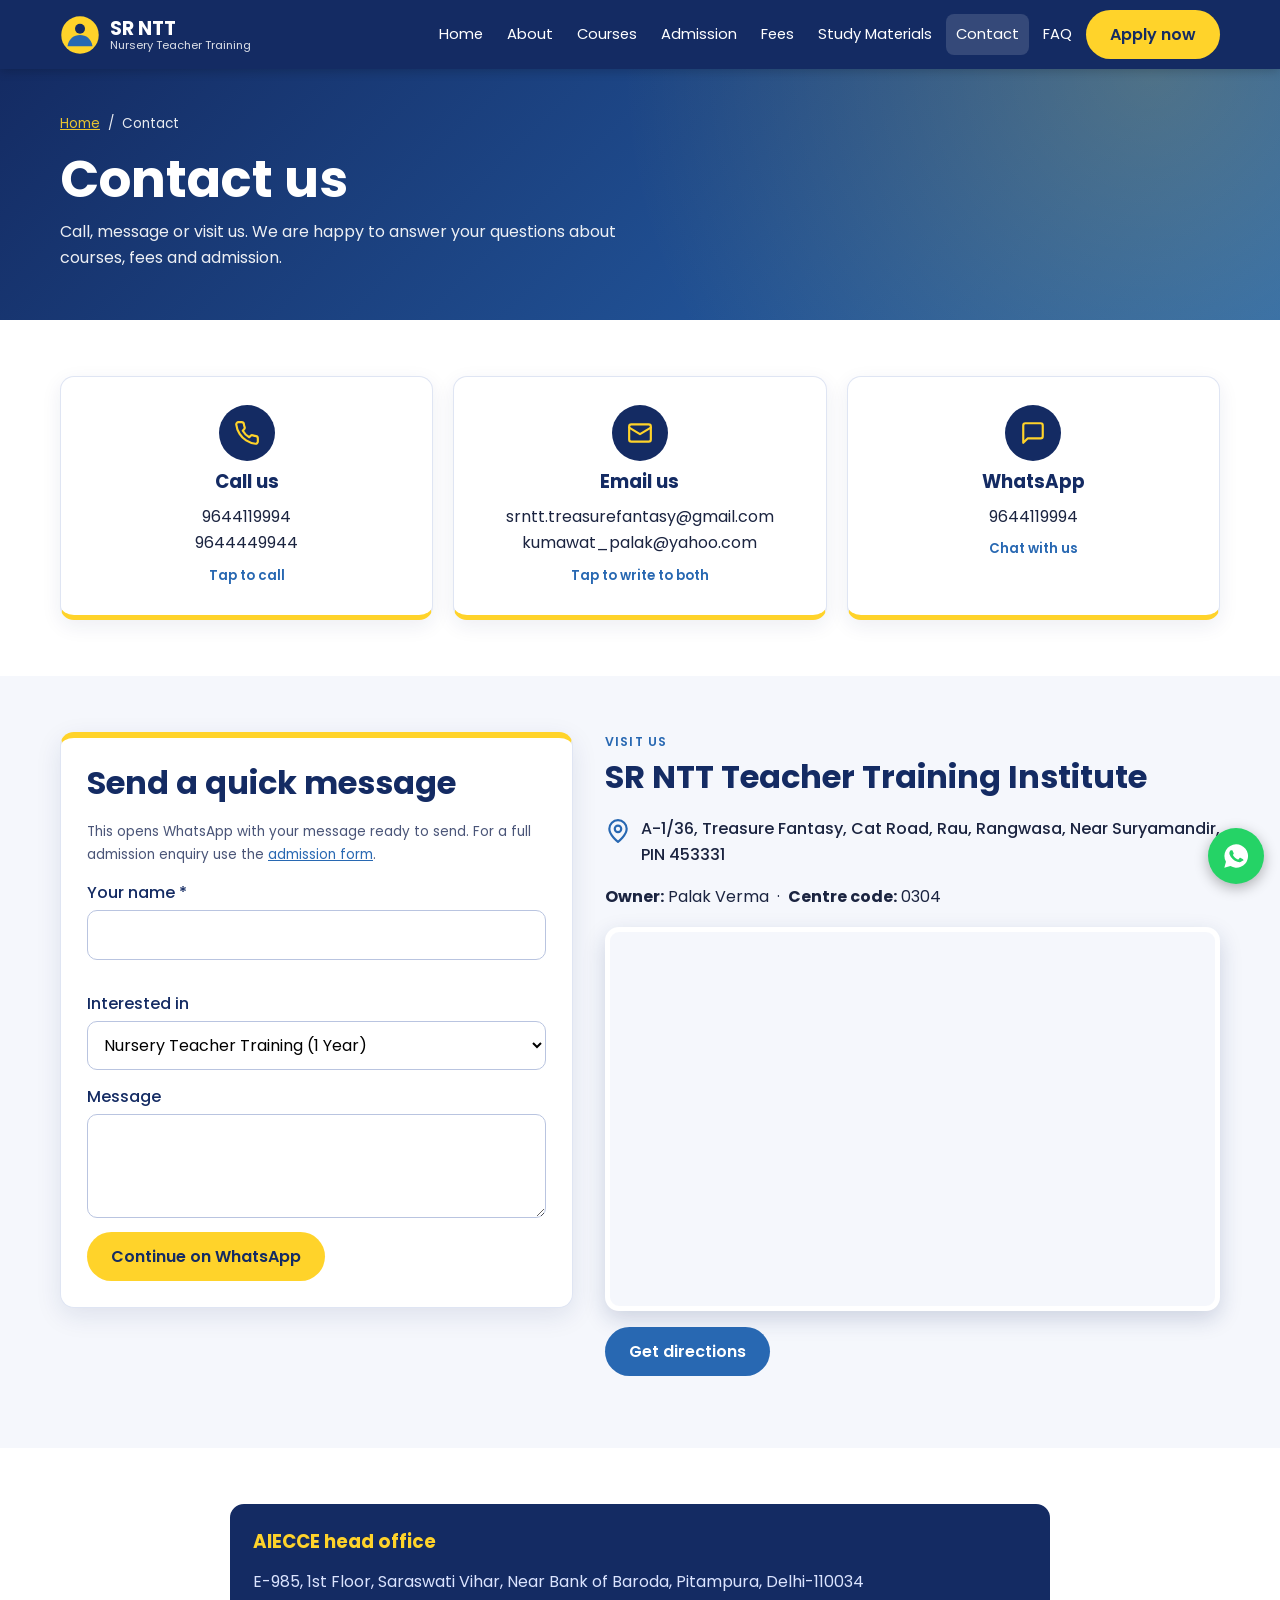
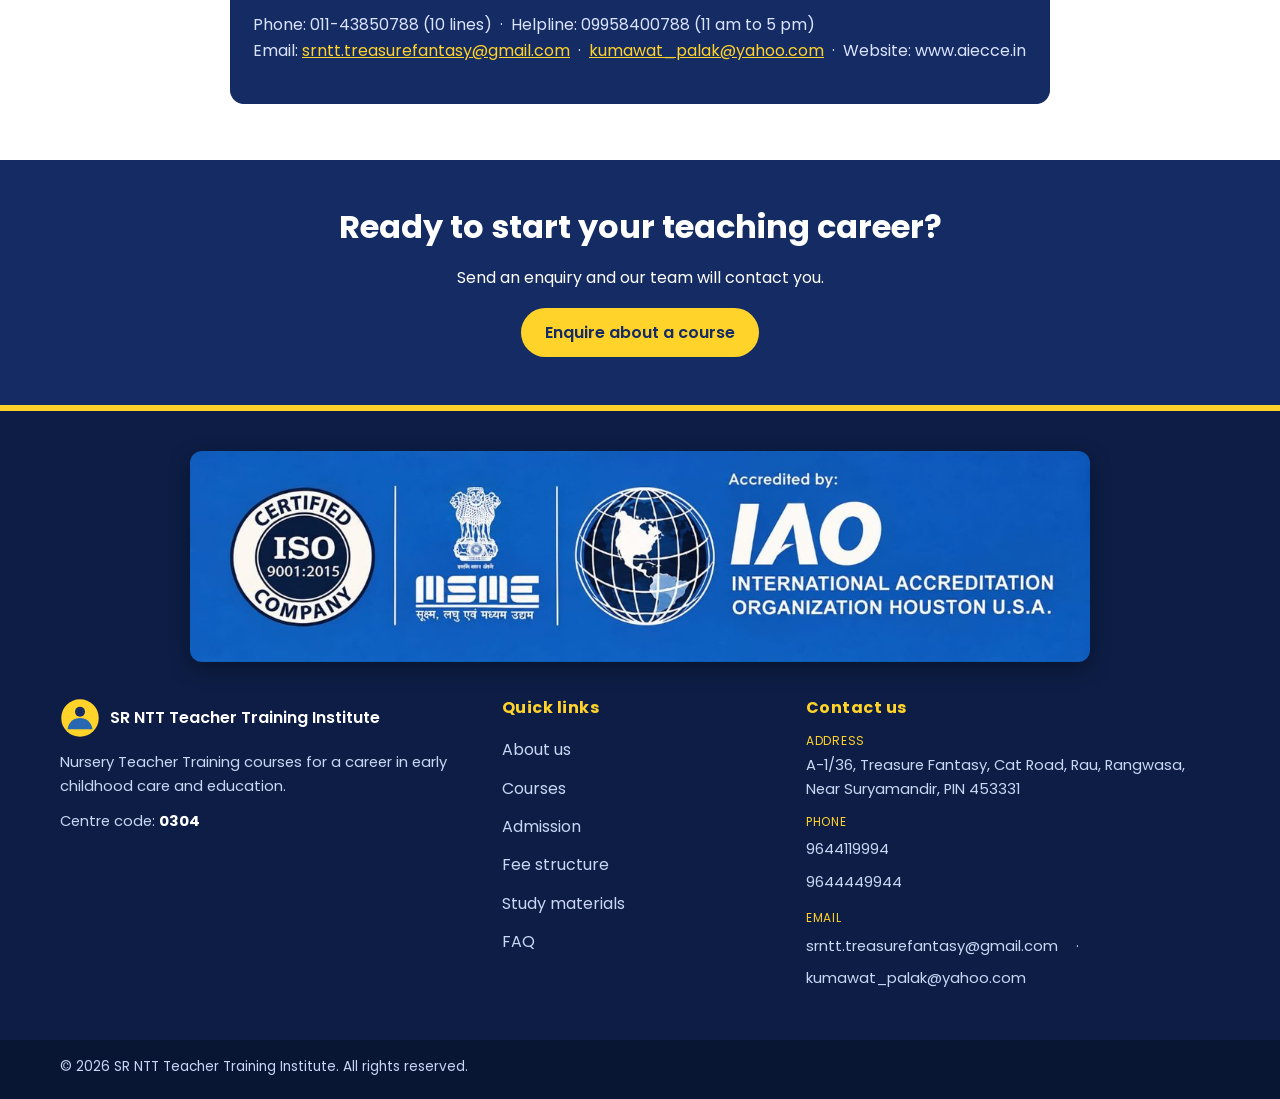
<file: contact.html>
<!DOCTYPE html>
<html lang="en">
  <head>
    <meta charset="utf-8">
    <meta name="viewport" content="width=device-width,initial-scale=1">
    <title>Contact | SR NTT Teacher Training Institute</title>
    <meta name="description" content="Nursery Teacher Training (NTT) courses from All India Early Childhood Care &amp; Education (AIECCE).">
    <link rel="icon" href="assets/logo/logo.svg" type="image/svg+xml">
    <link rel="preconnect" href="https://fonts.googleapis.com">
    <link rel="preconnect" href="https://fonts.gstatic.com" crossorigin>
    <link href="https://fonts.googleapis.com/css2?family=Poppins:wght@400;500;600;700&amp;display=swap" rel="stylesheet">
    <link rel="stylesheet" href="css/style.css">
    <link rel="stylesheet" href="css/form.css">
    <link rel="stylesheet" href="css/responsive.css">
  </head>
  <body>
    <a class="skip" href="#main">Skip to content</a>
    <header class="site-header">
      <div class="wrap bar">
        <a class="brand" href="index.html"><img src="assets/logo/logo.svg" alt="" width="40" height="40"><span>SR NTT<small>Nursery Teacher Training</small></span></a>
        <button class="burger" aria-label="Open menu" aria-expanded="false" aria-controls="nav"><span></span><span></span><span></span></button>
        <nav id="nav" aria-label="Main">
          <a href="index.html">Home</a>
          <a href="about.html">About</a>
          <a href="courses.html">Courses</a>
          <a href="admission.html">Admission</a>
          <a href="fees.html">Fees</a>
          <a href="study-materials.html">Study Materials</a>
          <a href="contact.html" aria-current="page">Contact</a>
          <a href="faq.html">FAQ</a>
          <a class="btn btn-y" href="admission.html#apply">Apply now</a>
        </nav>
      </div>
    </header>
    <main id="main">
      <section class="phero">
        <div class="wrap">
          <nav class="crumbs" aria-label="Breadcrumb">
            <a href="index.html">Home</a>
            <span aria-hidden="true">/</span>
            <span aria-current="page">Contact</span>
          </nav>
          <h1>Contact us</h1>
          <p>Call, message or visit us. We are happy to answer your questions about courses, fees and admission.</p>
        </div>
      </section>
      <section class="sec">
        <div class="wrap">
          <div class="grid3 cinfo">
            <a class="ccard2" href="tel:+919644119994"><span class="ico"><svg viewbox="0 0 24 24" width="26" height="26" fill="none" stroke="currentColor" stroke-width="2" stroke-linecap="round" stroke-linejoin="round" aria-hidden="true"><path d="M22 16.9v3a2 2 0 0 1-2.2 2 19.8 19.8 0 0 1-8.6-3.1 19.5 19.5 0 0 1-6-6A19.8 19.8 0 0 1 2.1 4.2 2 2 0 0 1 4.100 2h3a2 2 0 0 1 2 1.700c.1 1 .4 1.900.7 2.800a2 2 0 0 1-.5 2.100L8.100 9.900a16 16 0 0 0 6 6l1.300-1.300a2 2 0 0 1 2.100-.4c.9.300 1.800.6 2.800.7a2 2 0 0 1 1.700 2z"></path></svg></span><h2 class="h3">Call us</h2><p>9644119994<br>9644449944</p><small>Tap to call</small></a>
            <a class="ccard2" href="mailto:srntt.treasurefantasy@gmail.com,kumawat_palak@yahoo.com"><span class="ico"><svg viewbox="0 0 24 24" width="26" height="26" fill="none" stroke="currentColor" stroke-width="2" stroke-linecap="round" stroke-linejoin="round" aria-hidden="true"><rect x="2" y="4" width="20" height="16" rx="2"></rect><path d="m22 7-10 6L2 7"></path></svg></span><h2 class="h3">Email us</h2><p>srntt.treasurefantasy@gmail.com<br>kumawat_palak@yahoo.com</p><small>Tap to write to both</small></a>
            <a class="ccard2" href="https://wa.me/919644119994" target="_blank" rel="noopener"><span class="ico"><svg viewbox="0 0 24 24" width="26" height="26" fill="none" stroke="currentColor" stroke-width="2" stroke-linecap="round" stroke-linejoin="round" aria-hidden="true"><path d="M21 15a2 2 0 0 1-2 2H7l-4 4V5a2 2 0 0 1 2-2h14a2 2 0 0 1 2 2z"></path></svg></span><h2 class="h3">WhatsApp</h2><p>9644119994</p><small>Chat with us</small></a>
          </div>
        </div>
      </section>
      <section class="sec alt">
        <div class="wrap cgrid2">
          <div class="formcard">
            <h2>Send a quick message</h2>
            <p class="small dark">This opens WhatsApp with your message ready to send. For a full admission enquiry use the <a href="admission.html#apply">admission form</a>.</p>
            <form id="waForm" novalidate>
              <div class="f">
                <label for="wName">Your name *</label>
                <input id="wName" type="text" maxlength="60" required autocomplete="name">
                <span class="err" id="e-wName" aria-live="polite"></span>
              </div>
              <div class="f">
                <label for="wCourse">Interested in</label>
                <select id="wCourse">
                  <option>Nursery Teacher Training (1 Year)</option>
                  <option>Advanced Diploma (2 Years)</option>
                  <option>Pre-Primary Teacher Training</option>
                  <option>Fees / other</option>
                </select>
              </div>
              <div class="f">
                <label for="wMsg">Message</label>
                <textarea id="wMsg" rows="3" maxlength="300"></textarea>
              </div>
              <button class="btn btn-y" type="submit">Continue on WhatsApp</button>
            </form>
          </div>
          <div>
            <p class="eyebrow">Visit us</p>
            <h2>SR NTT Teacher Training Institute</h2>
            <p class="addr"><svg viewbox="0 0 24 24" width="26" height="26" fill="none" stroke="currentColor" stroke-width="2" stroke-linecap="round" stroke-linejoin="round" aria-hidden="true"><path d="M20 10c0 6-8 12-8 12S4 16 4 10a8 8 0 0 1 16 0z"></path><circle cx="12" cy="10" r="3"></circle></svg><span>A-1/36, Treasure Fantasy, Cat Road, Rau, Rangwasa, Near Suryamandir, PIN 453331</span></p>
            <p><b>Owner:</b> Palak Verma &nbsp;·&nbsp; <b>Centre code:</b> 0304</p>
            <div class="map">
              <iframe title="Map showing SR NTT Teacher Training Institute" src="https://www.google.com/maps?q=A-1/36%2C%20Treasure%20Fantasy%2C%20Cat%20Road%2C%20Rau%2C%20Rangwasa%2C%20Near%20Suryamandir%2C%20PIN%20453331&amp;output=embed" loading="lazy" referrerpolicy="no-referrer-when-downgrade" allowfullscreen></iframe>
            </div>
            <p class="row"><a class="btn btn-b" href="https://www.google.com/maps/search/?api=1&amp;query=A-1/36%2C%20Treasure%20Fantasy%2C%20Cat%20Road%2C%20Rau%2C%20Rangwasa%2C%20Near%20Suryamandir%2C%20PIN%20453331" target="_blank" rel="noopener">Get directions</a></p>
          </div>
        </div>
      </section>
      <section class="sec">
        <div class="wrap narrow">
          <div class="card navy">
            <h3>AIECCE head office</h3>
            <p>E-985, 1st Floor, Saraswati Vihar, Near Bank of Baroda, Pitampura, Delhi-110034</p>
            <p>Phone: 011-43850788 (10 lines) &nbsp;·&nbsp; Helpline: 09958400788 (11 am to 5 pm)<br>Email: <a href="mailto:srntt.treasurefantasy@gmail.com">srntt.treasurefantasy@gmail.com</a> &nbsp;·&nbsp; <a href="mailto:kumawat_palak@yahoo.com">kumawat_palak@yahoo.com</a> &nbsp;·&nbsp; Website: www.aiecce.in</p>
          </div>
        </div>
      </section>
      <section class="cta">
        <div class="wrap">
          <h2>Ready to start your teaching career?</h2>
          <p>Send an enquiry and our team will contact you.</p>
          <a class="btn btn-y" href="admission.html#apply">Enquire about a course</a>
        </div>
      </section>
      <script src="js/contact.js"></script>
    </main>
    <footer class="site-footer">
      <div class="wrap">
        <figure class="creds">
          <img src="assets/images/credentials.jpg" alt="ISO 9001:2015 certified company, MSME, and accredited by IAO International Accreditation Organization Houston U.S.A." width="1200" height="283" loading="lazy">
        </figure>
      </div>
      <div class="wrap fgrid">
        <div class="fcol">
          <a class="fbrand" href="index.html"><img src="assets/logo/logo.svg" alt="" width="40" height="40"><span>SR NTT Teacher Training Institute</span></a>
          <p>Nursery Teacher Training courses for a career in early childhood care and education.</p>
          <p class="fmeta">Centre code: <strong>0304</strong></p>
        </div>
        <div class="fcol">
          <h3>Quick links</h3>
          <ul>
            <li><a href="about.html">About us</a></li>
            <li><a href="courses.html">Courses</a></li>
            <li><a href="admission.html">Admission</a></li>
            <li><a href="fees.html">Fee structure</a></li>
            <li><a href="study-materials.html">Study materials</a></li>
            <li><a href="faq.html">FAQ</a></li>
          </ul>
        </div>
        <div class="fcol">
          <h3>Contact us</h3>
          <address>
            <p class="frow"><span>Address</span>A-1/36, Treasure Fantasy, Cat Road, Rau, Rangwasa, Near Suryamandir, PIN 453331</p>
            <p class="frow"><span>Phone</span><a href="tel:+919644119994">9644119994</a> <br> <a href="tel:+919644449944">9644449944</a></p>
            <p class="frow"><span>Email</span><a href="mailto:srntt.treasurefantasy@gmail.com">srntt.treasurefantasy@gmail.com</a> · <a href="mailto:kumawat_palak@yahoo.com">kumawat_palak@yahoo.com</a></p>
          </address>
        </div>
      </div>
      <div class="fbottom">
        <div class="wrap fb-in">
          <p>© 2026 SR NTT Teacher Training Institute. All rights reserved.</p>
        </div>
      </div>
    </footer>
    <a class="wa" href="https://wa.me/919644119994?text=Hello%20SR%20NTT%20Institute%2C%20I%20want%20to%20enquire%20about%20NTT%20admission." target="_blank" rel="noopener" aria-label="Enquire on WhatsApp"><svg viewbox="0 0 24 24" width="28" height="28" fill="#fff" aria-hidden="true"><path d="M12 2a10 10 0 0 0-8.6 15L2 22l5.2-1.4A10 10 0 1 0 12 2zm5.2 14.1c-.2.6-1.3 1.2-1.8 1.2-.5.1-1 .2-3.3-.7-2.8-1.2-4.5-4-4.7-4.2-.1-.2-1.1-1.5-1.1-2.8s.7-2 1-2.3c.2-.3.5-.3.7-.3h.5c.2 0 .4 0 .6.5l.9 2.1c.1.2.1.4 0 .5l-.4.6c-.1.2-.3.3-.1.6.2.3.8 1.3 1.7 2.1 1.2 1 2.1 1.300 2.4 1.500.3.1.5.1.6-.1l.9-1.100c.2-.3.4-.2.600-.1l2 1c.3.1.5.2.5.3.1.2.1.800-.100 1.400z"></path></svg></a>
    <script src="js/config.js"></script>
    <script src="js/main.js"></script>
    <script src="js/contact.js"></script>
  </body>
</html>
</file>
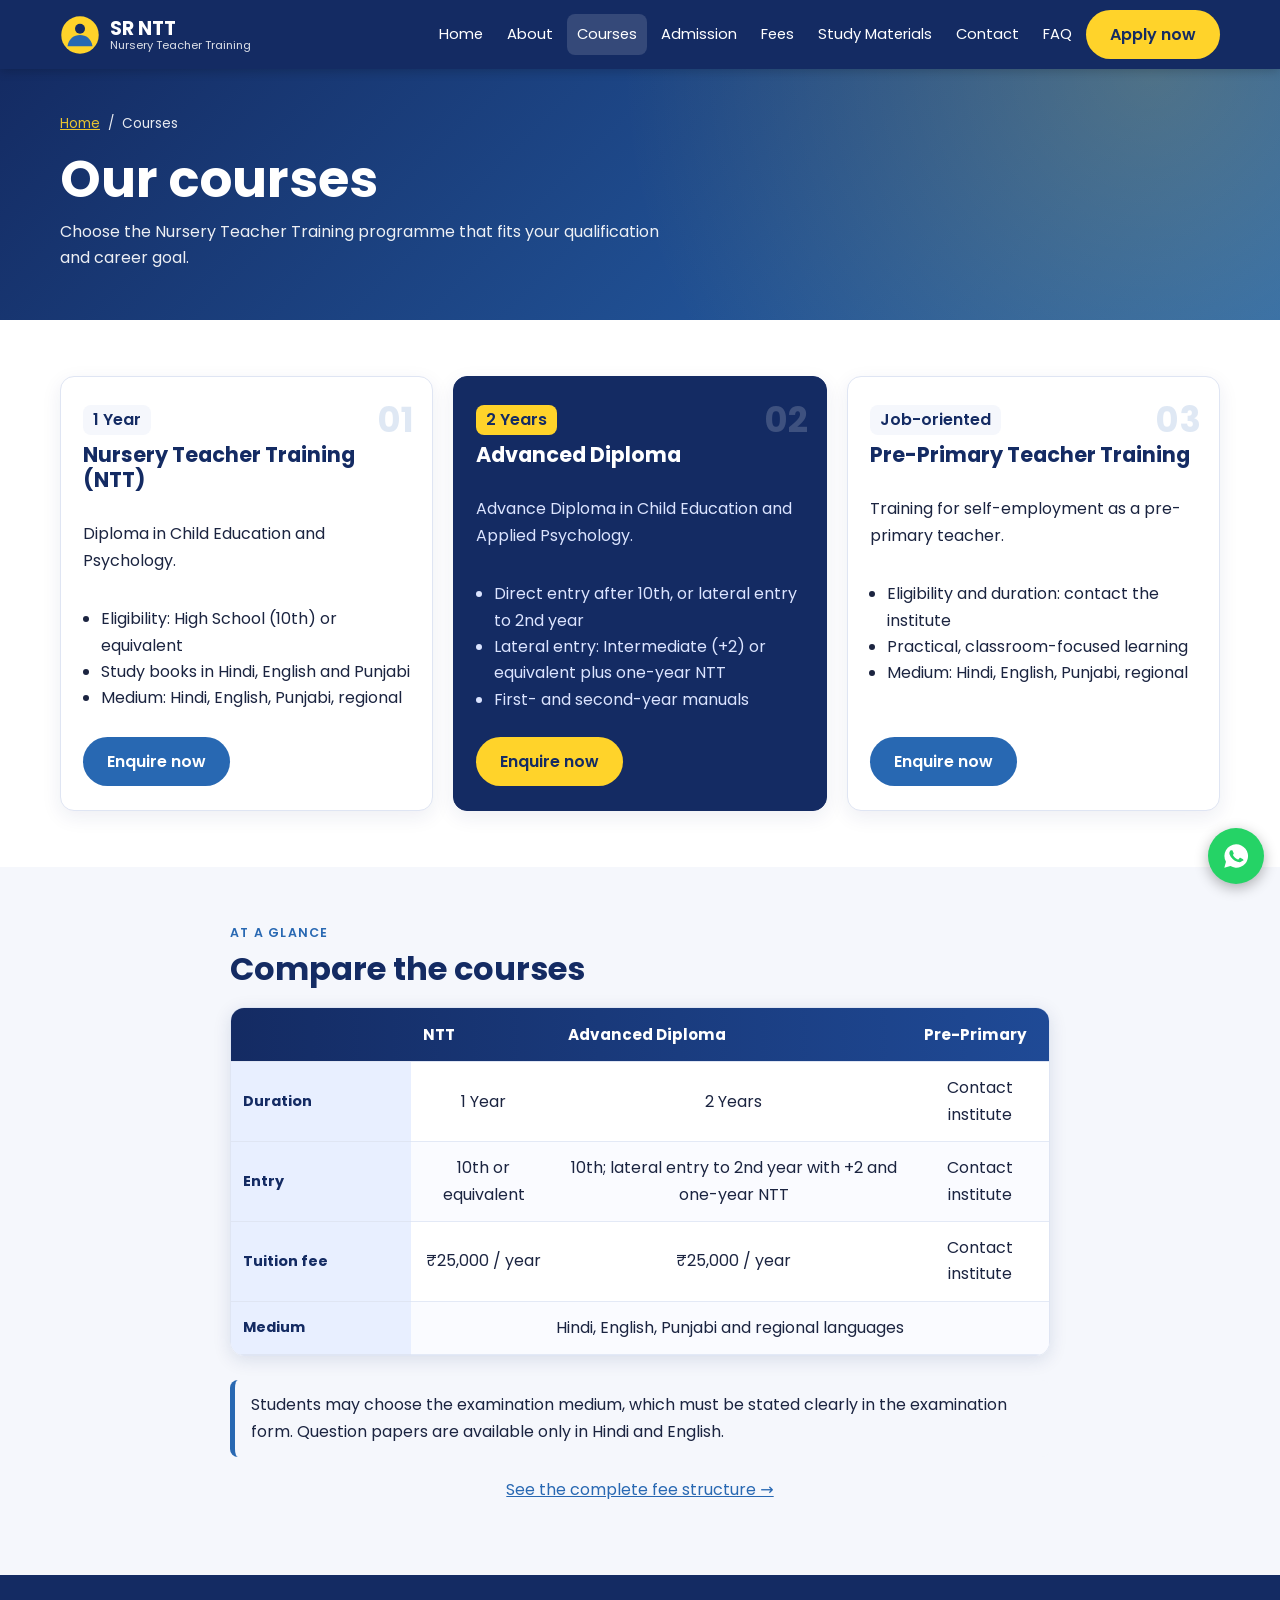
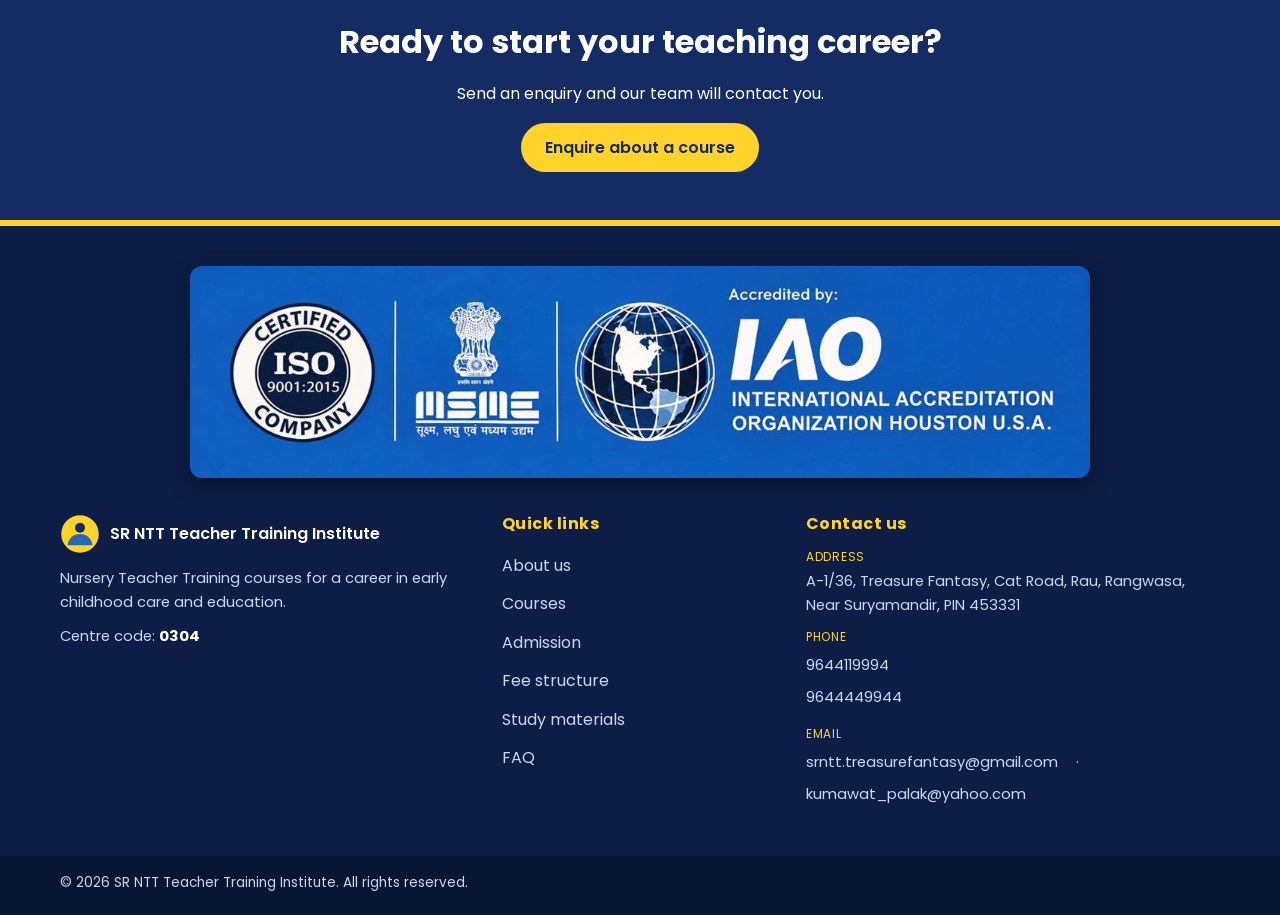
<file: courses.html>
<!DOCTYPE html>
<html lang="en">
  <head>
    <meta charset="utf-8">
    <meta name="viewport" content="width=device-width,initial-scale=1">
    <title>Courses | SR NTT Teacher Training Institute</title>
    <meta name="description" content="Nursery Teacher Training (NTT) courses from All India Early Childhood Care &amp; Education (AIECCE).">
    <link rel="icon" href="assets/logo/logo.svg" type="image/svg+xml">
    <link rel="preconnect" href="https://fonts.googleapis.com">
    <link rel="preconnect" href="https://fonts.gstatic.com" crossorigin>
    <link href="https://fonts.googleapis.com/css2?family=Poppins:wght@400;500;600;700&amp;display=swap" rel="stylesheet">
    <link rel="stylesheet" href="css/style.css">
    <link rel="stylesheet" href="css/form.css">
    <link rel="stylesheet" href="css/responsive.css">
  </head>
  <body>
    <a class="skip" href="#main">Skip to content</a>
    <header class="site-header">
      <div class="wrap bar">
        <a class="brand" href="index.html"><img src="assets/logo/logo.svg" alt="" width="40" height="40"><span>SR NTT<small>Nursery Teacher Training</small></span></a>
        <button class="burger" aria-label="Open menu" aria-expanded="false" aria-controls="nav"><span></span><span></span><span></span></button>
        <nav id="nav" aria-label="Main">
          <a href="index.html">Home</a>
          <a href="about.html">About</a>
          <a href="courses.html" aria-current="page">Courses</a>
          <a href="admission.html">Admission</a>
          <a href="fees.html">Fees</a>
          <a href="study-materials.html">Study Materials</a>
          <a href="contact.html">Contact</a>
          <a href="faq.html">FAQ</a>
          <a class="btn btn-y" href="admission.html#apply">Apply now</a>
        </nav>
      </div>
    </header>
    <main id="main">
      <section class="phero">
        <div class="wrap">
          <nav class="crumbs" aria-label="Breadcrumb">
            <a href="index.html">Home</a>
            <span aria-hidden="true">/</span>
            <span aria-current="page">Courses</span>
          </nav>
          <h1>Our courses</h1>
          <p>Choose the Nursery Teacher Training programme that fits your qualification and career goal.</p>
        </div>
      </section>
      <section class="sec">
        <div class="wrap">
          <div class="grid3 cgrid">
            <article class="ccard">
              <span class="cnum">01</span>
              <p class="tag">1 Year</p>
              <h2>Nursery Teacher Training (NTT)</h2>
              <p>Diploma in Child Education and Psychology.</p>
              <ul class="ticks">
                <li>Eligibility: High School (10th) or equivalent</li>
                <li>Study books in Hindi, English and Punjabi</li>
                <li>Medium: Hindi, English, Punjabi, regional</li>
              </ul>
              <a class="btn btn-b" href="admission.html#apply">Enquire now</a>
            </article>
            <article class="ccard feat">
              <span class="cnum">02</span>
              <p class="tag">2 Years</p>
              <h2>Advanced Diploma</h2>
              <p>Advance Diploma in Child Education and Applied Psychology.</p>
              <ul class="ticks">
                <li>Direct entry after 10th, or lateral entry to 2nd year</li>
                <li>Lateral entry: Intermediate (+2) or equivalent plus one-year NTT</li>
                <li>First- and second-year manuals</li>
              </ul>
              <a class="btn btn-y" href="admission.html#apply">Enquire now</a>
            </article>
            <article class="ccard">
              <span class="cnum">03</span>
              <p class="tag">Job-oriented</p>
              <h2>Pre-Primary Teacher Training</h2>
              <p>Training for self-employment as a pre-primary teacher.</p>
              <ul class="ticks">
                <li>Eligibility and duration: contact the institute</li>
                <li>Practical, classroom-focused learning</li>
                <li>Medium: Hindi, English, Punjabi, regional</li>
              </ul>
              <a class="btn btn-b" href="admission.html#apply">Enquire now</a>
            </article>
          </div>
        </div>
      </section>
      <section class="sec alt">
        <div class="wrap narrow">
          <p class="eyebrow">At a glance</p>
          <h2>Compare the courses</h2>
          <div class="tw feewrap">
            <table class="fee2">
              <thead>
                <tr>
                  <th scope="col" style="text-align:left">&nbsp;</th>
                  <th scope="col">NTT</th>
                  <th scope="col">Advanced Diploma</th>
                  <th scope="col">Pre-Primary</th>
                </tr>
              </thead>
              <tbody>
                <tr>
                  <th scope="row" class="rowh">Duration</th>
                  <td>1 Year</td>
                  <td>2 Years</td>
                  <td>Contact institute</td>
                </tr>
                <tr>
                  <th scope="row" class="rowh">Entry</th>
                  <td>10th or equivalent</td>
                  <td>10th; lateral entry to 2nd year with +2 and one-year NTT</td>
                  <td>Contact institute</td>
                </tr>
                <tr>
                  <th scope="row" class="rowh">Tuition fee</th>
                  <td>₹25,000 / year</td>
                  <td>₹25,000 / year</td>
                  <td>Contact institute</td>
                </tr>
                <tr>
                  <th scope="row" class="rowh">Medium</th>
                  <td colspan="3">Hindi, English, Punjabi and regional languages</td>
                </tr>
              </tbody>
            </table>
          </div>
          <p class="paynote">Students may choose the examination medium, which must be stated clearly in the examination form. Question papers are available only in Hindi and English.</p>
          <p class="center"><a href="fees.html">See the complete fee structure →</a></p>
        </div>
      </section>
      <section class="cta">
        <div class="wrap">
          <h2>Ready to start your teaching career?</h2>
          <p>Send an enquiry and our team will contact you.</p>
          <a class="btn btn-y" href="admission.html#apply">Enquire about a course</a>
        </div>
      </section>
    </main>
    <footer class="site-footer">
      <div class="wrap">
        <figure class="creds">
          <img src="assets/images/credentials.jpg" alt="ISO 9001:2015 certified company, MSME, and accredited by IAO International Accreditation Organization Houston U.S.A." width="1200" height="283" loading="lazy">
        </figure>
      </div>
      <div class="wrap fgrid">
        <div class="fcol">
          <a class="fbrand" href="index.html"><img src="assets/logo/logo.svg" alt="" width="40" height="40"><span>SR NTT Teacher Training Institute</span></a>
          <p>Nursery Teacher Training courses for a career in early childhood care and education.</p>
          <p class="fmeta">Centre code: <strong>0304</strong></p>
        </div>
        <div class="fcol">
          <h3>Quick links</h3>
          <ul>
            <li><a href="about.html">About us</a></li>
            <li><a href="courses.html">Courses</a></li>
            <li><a href="admission.html">Admission</a></li>
            <li><a href="fees.html">Fee structure</a></li>
            <li><a href="study-materials.html">Study materials</a></li>
            <li><a href="faq.html">FAQ</a></li>
          </ul>
        </div>
        <div class="fcol">
          <h3>Contact us</h3>
          <address>
            <p class="frow"><span>Address</span>A-1/36, Treasure Fantasy, Cat Road, Rau, Rangwasa, Near Suryamandir, PIN 453331</p>
            <p class="frow"><span>Phone</span><a href="tel:+919644119994">9644119994</a> <br> <a href="tel:+919644449944">9644449944</a></p>
            <p class="frow"><span>Email</span><a href="mailto:srntt.treasurefantasy@gmail.com">srntt.treasurefantasy@gmail.com</a> · <a href="mailto:kumawat_palak@yahoo.com">kumawat_palak@yahoo.com</a></p>
          </address>
        </div>
      </div>
      <div class="fbottom">
        <div class="wrap fb-in">
          <p>© 2026 SR NTT Teacher Training Institute. All rights reserved.</p>
        </div>
      </div>
    </footer>
    <a class="wa" href="https://wa.me/919644119994?text=Hello%20SR%20NTT%20Institute%2C%20I%20want%20to%20enquire%20about%20NTT%20admission." target="_blank" rel="noopener" aria-label="Enquire on WhatsApp"><svg viewbox="0 0 24 24" width="28" height="28" fill="#fff" aria-hidden="true"><path d="M12 2a10 10 0 0 0-8.6 15L2 22l5.2-1.4A10 10 0 1 0 12 2zm5.2 14.1c-.2.6-1.3 1.2-1.8 1.2-.5.1-1 .2-3.3-.7-2.8-1.2-4.5-4-4.7-4.2-.1-.2-1.1-1.5-1.1-2.8s.7-2 1-2.3c.2-.3.5-.3.7-.3h.5c.2 0 .4 0 .6.5l.9 2.1c.1.2.1.4 0 .5l-.4.6c-.1.2-.3.3-.1.6.2.3.8 1.3 1.7 2.1 1.2 1 2.1 1.300 2.4 1.500.3.1.5.1.6-.1l.9-1.100c.2-.3.4-.2.600-.1l2 1c.3.1.5.2.5.3.1.2.1.800-.100 1.400z"></path></svg></a>
    <script src="js/config.js"></script>
    <script src="js/main.js"></script>
  </body>
</html>
</file>
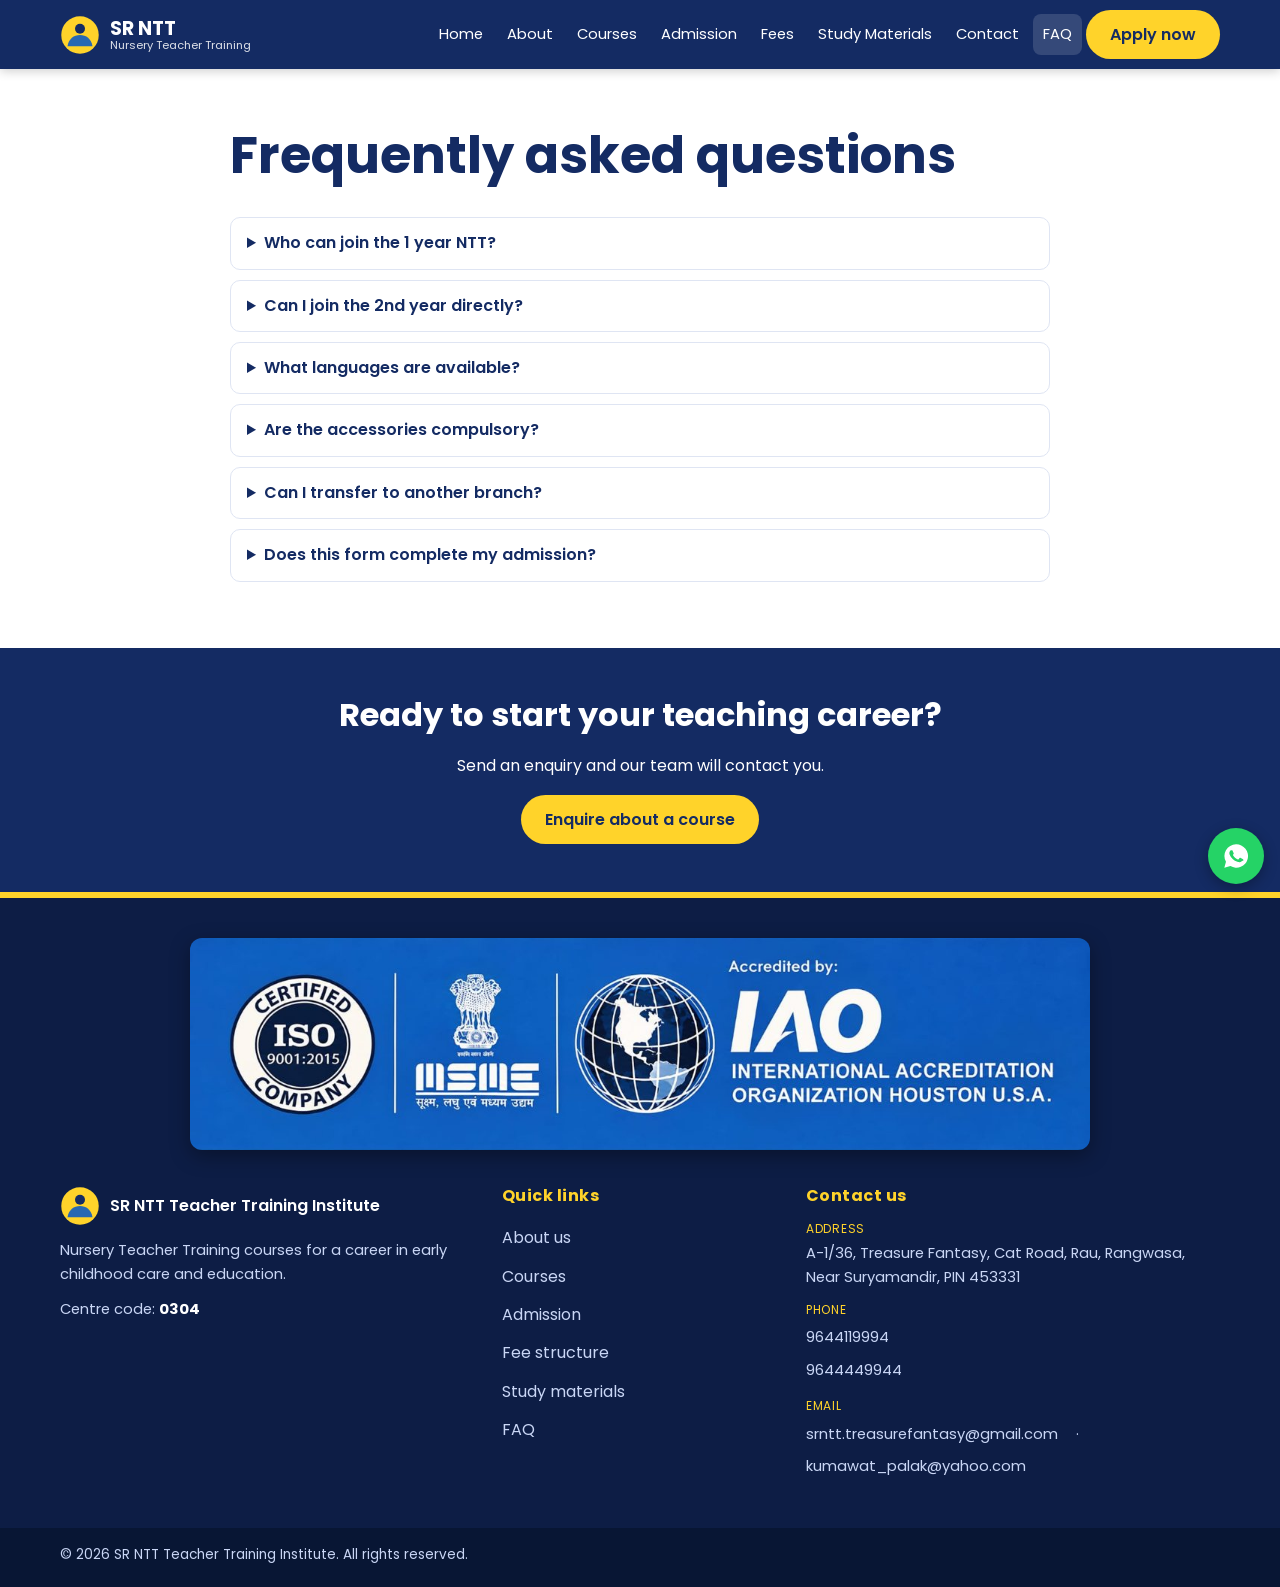
<file: faq.html>
<!DOCTYPE html>
<html lang="en">
  <head>
    <meta charset="utf-8">
    <meta name="viewport" content="width=device-width,initial-scale=1">
    <title>FAQ | SR NTT Teacher Training Institute</title>
    <meta name="description" content="Nursery Teacher Training (NTT) courses from All India Early Childhood Care &amp; Education (AIECCE).">
    <link rel="icon" href="assets/logo/logo.svg" type="image/svg+xml">
    <link rel="preconnect" href="https://fonts.googleapis.com">
    <link rel="preconnect" href="https://fonts.gstatic.com" crossorigin>
    <link href="https://fonts.googleapis.com/css2?family=Poppins:wght@400;500;600;700&amp;display=swap" rel="stylesheet">
    <link rel="stylesheet" href="css/style.css">
    <link rel="stylesheet" href="css/form.css">
    <link rel="stylesheet" href="css/responsive.css">
  </head>
  <body>
    <a class="skip" href="#main">Skip to content</a>
    <header class="site-header">
      <div class="wrap bar">
        <a class="brand" href="index.html"><img src="assets/logo/logo.svg" alt="" width="40" height="40"><span>SR NTT<small>Nursery Teacher Training</small></span></a>
        <button class="burger" aria-label="Open menu" aria-expanded="false" aria-controls="nav"><span></span><span></span><span></span></button>
        <nav id="nav" aria-label="Main">
          <a href="index.html">Home</a>
          <a href="about.html">About</a>
          <a href="courses.html">Courses</a>
          <a href="admission.html">Admission</a>
          <a href="fees.html">Fees</a>
          <a href="study-materials.html">Study Materials</a>
          <a href="contact.html">Contact</a>
          <a href="faq.html" aria-current="page">FAQ</a>
          <a class="btn btn-y" href="admission.html#apply">Apply now</a>
        </nav>
      </div>
    </header>
    <main id="main">
      <section class="sec">
        <div class="wrap narrow">
          <h1>Frequently asked questions</h1>
          <details>
            <summary>Who can join the 1 year NTT?</summary>
            <p>The prospectus lists High School (10th) or equivalent as the qualifying examination.</p>
          </details>
          <details>
            <summary>Can I join the 2nd year directly?</summary>
            <p>Lateral entry is listed for Intermediate (+2) or equivalent with a one-year N.T.T. from a registered institute.</p>
          </details>
          <details>
            <summary>What languages are available?</summary>
            <p>Teaching is in Hindi, English, Punjabi and regional languages. Question papers are in Hindi and English only.</p>
          </details>
          <details>
            <summary>Are the accessories compulsory?</summary>
            <p>No. They are optional and sold at cost to maintain uniformity.</p>
          </details>
          <details>
            <summary>Can I transfer to another branch?</summary>
            <p>The prospectus says all-India transfers are available at no extra charge.</p>
          </details>
          <details>
            <summary>Does this form complete my admission?</summary>
            <p>No. It is an enquiry. The institute will contact you about the next steps.</p>
          </details>
        </div>
      </section>
      <section class="cta">
        <div class="wrap">
          <h2>Ready to start your teaching career?</h2>
          <p>Send an enquiry and our team will contact you.</p>
          <a class="btn btn-y" href="admission.html#apply">Enquire about a course</a>
        </div>
      </section>
    </main>
    <footer class="site-footer">
      <div class="wrap">
        <figure class="creds">
          <img src="assets/images/credentials.jpg" alt="ISO 9001:2015 certified company, MSME, and accredited by IAO International Accreditation Organization Houston U.S.A." width="1200" height="283" loading="lazy">
        </figure>
      </div>
      <div class="wrap fgrid">
        <div class="fcol">
          <a class="fbrand" href="index.html"><img src="assets/logo/logo.svg" alt="" width="40" height="40"><span>SR NTT Teacher Training Institute</span></a>
          <p>Nursery Teacher Training courses for a career in early childhood care and education.</p>
          <p class="fmeta">Centre code: <strong>0304</strong></p>
        </div>
        <div class="fcol">
          <h3>Quick links</h3>
          <ul>
            <li><a href="about.html">About us</a></li>
            <li><a href="courses.html">Courses</a></li>
            <li><a href="admission.html">Admission</a></li>
            <li><a href="fees.html">Fee structure</a></li>
            <li><a href="study-materials.html">Study materials</a></li>
            <li><a href="faq.html">FAQ</a></li>
          </ul>
        </div>
        <div class="fcol">
          <h3>Contact us</h3>
          <address>
            <p class="frow"><span>Address</span>A-1/36, Treasure Fantasy, Cat Road, Rau, Rangwasa, Near Suryamandir, PIN 453331</p>
            <p class="frow"><span>Phone</span><a href="tel:+919644119994">9644119994</a> <br> <a href="tel:+919644449944">9644449944</a></p>
            <p class="frow"><span>Email</span><a href="mailto:srntt.treasurefantasy@gmail.com">srntt.treasurefantasy@gmail.com</a> · <a href="mailto:kumawat_palak@yahoo.com">kumawat_palak@yahoo.com</a></p>
          </address>
        </div>
      </div>
      <div class="fbottom">
        <div class="wrap fb-in">
          <p>© 2026 SR NTT Teacher Training Institute. All rights reserved.</p>
        </div>
      </div>
    </footer>
    <a class="wa" href="https://wa.me/919644119994?text=Hello%20SR%20NTT%20Institute%2C%20I%20want%20to%20enquire%20about%20NTT%20admission." target="_blank" rel="noopener" aria-label="Enquire on WhatsApp"><svg viewbox="0 0 24 24" width="28" height="28" fill="#fff" aria-hidden="true"><path d="M12 2a10 10 0 0 0-8.6 15L2 22l5.2-1.4A10 10 0 1 0 12 2zm5.2 14.1c-.2.6-1.3 1.2-1.8 1.2-.5.1-1 .2-3.3-.7-2.8-1.2-4.5-4-4.7-4.2-.1-.2-1.1-1.5-1.1-2.8s.7-2 1-2.3c.2-.3.5-.3.7-.3h.5c.2 0 .4 0 .6.5l.9 2.1c.1.2.1.4 0 .5l-.4.6c-.1.2-.3.3-.1.6.2.3.8 1.3 1.7 2.1 1.2 1 2.1 1.300 2.4 1.500.3.1.5.1.6-.1l.9-1.100c.2-.3.4-.2.600-.1l2 1c.3.1.5.2.5.3.1.2.1.800-.100 1.400z"></path></svg></a>
    <script src="js/config.js"></script>
    <script src="js/main.js"></script>
  </body>
</html>
</file>
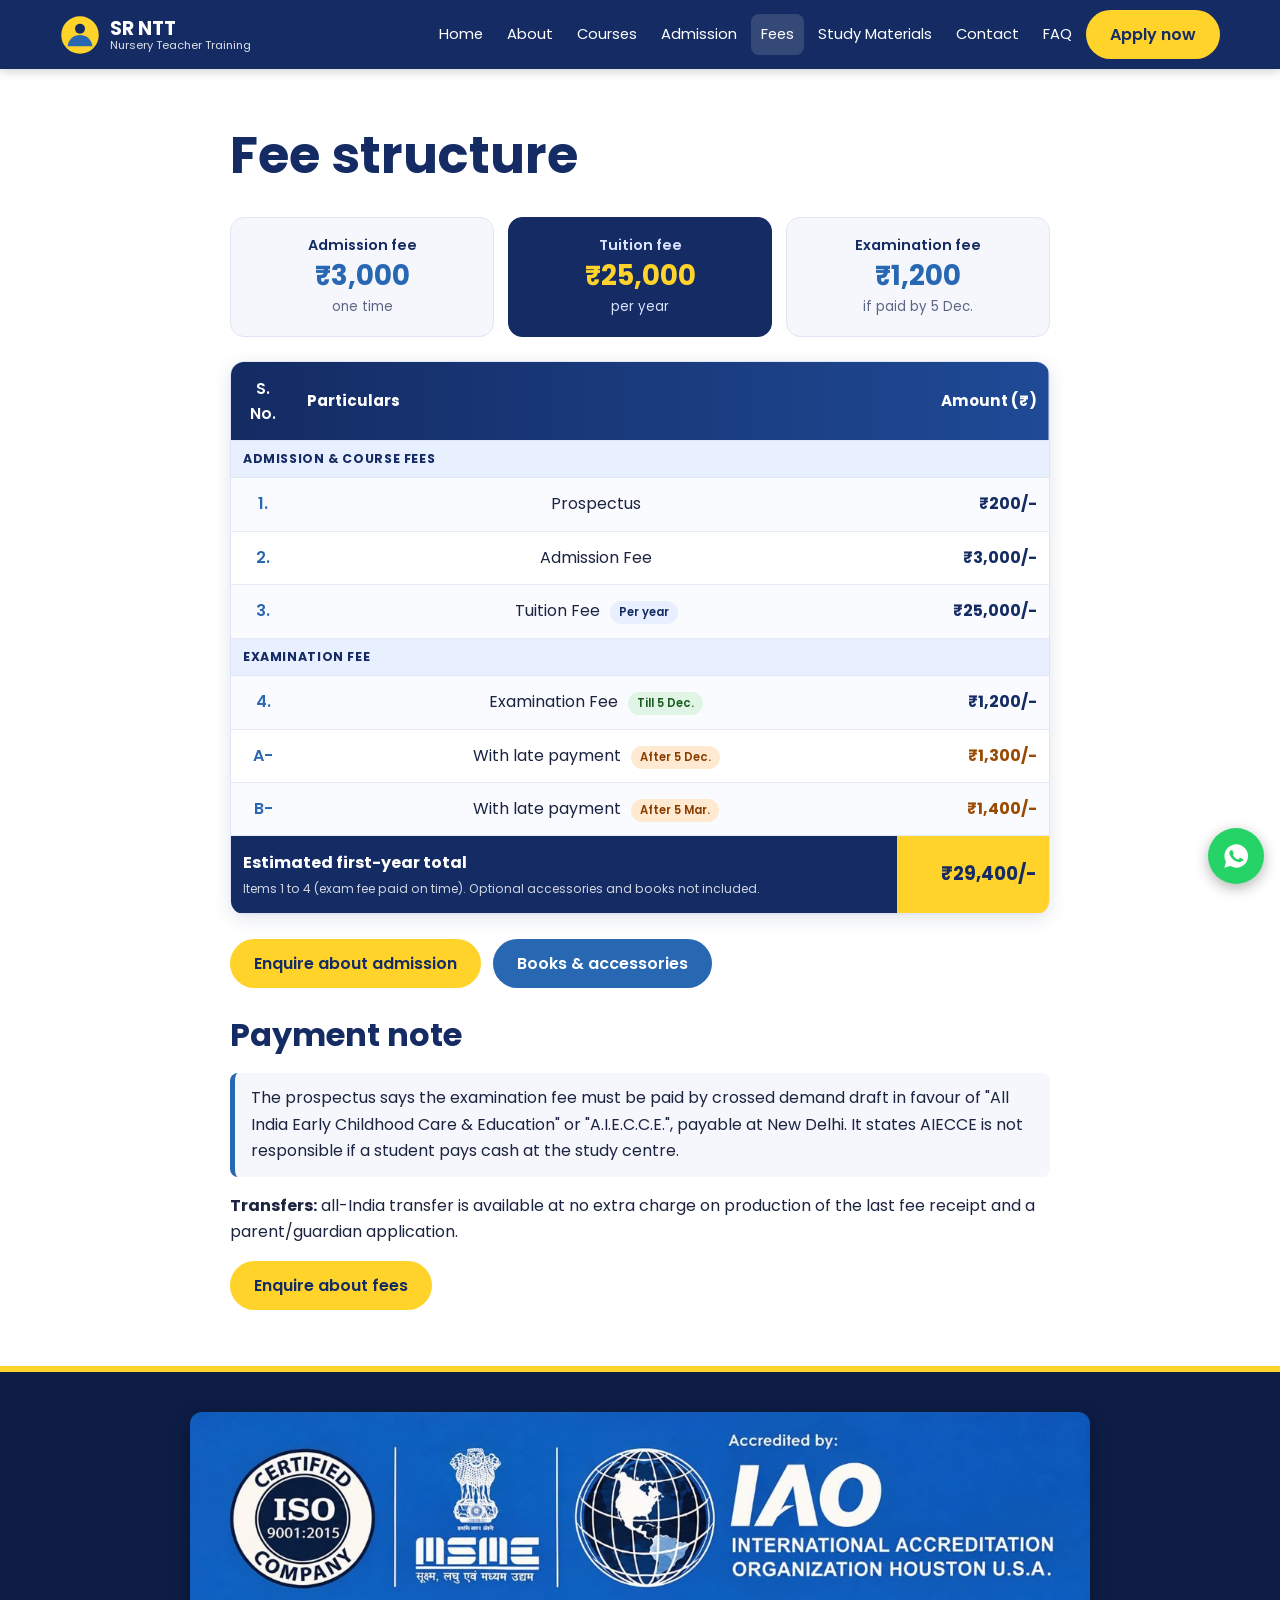
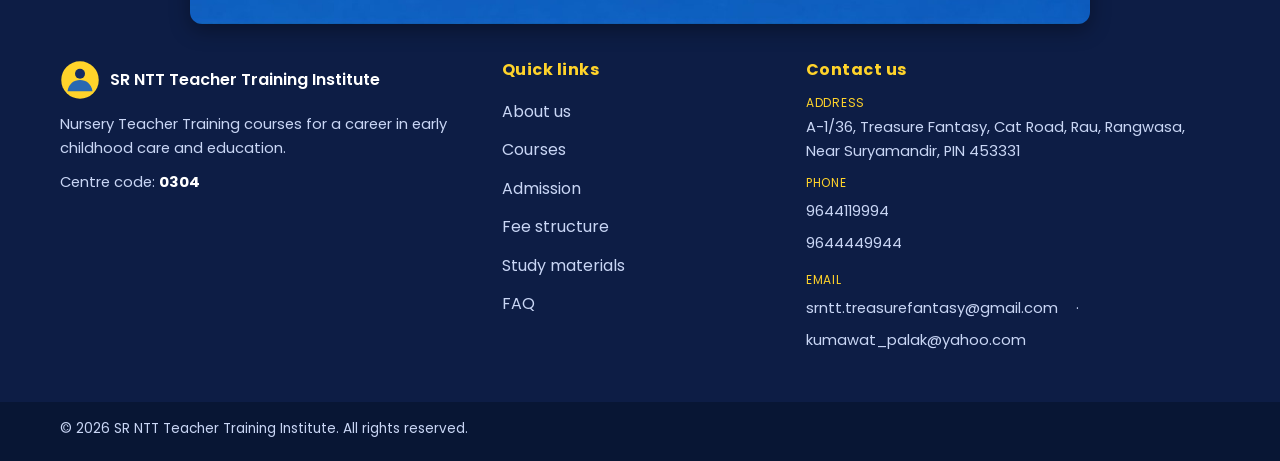
<file: fees.html>
<!DOCTYPE html>
<html lang="en">
  <head>
    <meta charset="utf-8">
    <meta name="viewport" content="width=device-width,initial-scale=1">
    <title>Fee Structure | SR NTT Teacher Training Institute</title>
    <meta name="description" content="Nursery Teacher Training (NTT) courses from All India Early Childhood Care &amp; Education (AIECCE).">
    <link rel="icon" href="assets/logo/logo.svg" type="image/svg+xml">
    <link rel="preconnect" href="https://fonts.googleapis.com">
    <link rel="preconnect" href="https://fonts.gstatic.com" crossorigin>
    <link href="https://fonts.googleapis.com/css2?family=Poppins:wght@400;500;600;700&amp;display=swap" rel="stylesheet">
    <link rel="stylesheet" href="css/style.css">
    <link rel="stylesheet" href="css/form.css">
    <link rel="stylesheet" href="css/responsive.css">
  </head>
  <body>
    <a class="skip" href="#main">Skip to content</a>
    <header class="site-header">
      <div class="wrap bar">
        <a class="brand" href="index.html"><img src="assets/logo/logo.svg" alt="" width="40" height="40"><span>SR NTT<small>Nursery Teacher Training</small></span></a>
        <button class="burger" aria-label="Open menu" aria-expanded="false" aria-controls="nav"><span></span><span></span><span></span></button>
        <nav id="nav" aria-label="Main">
          <a href="index.html">Home</a>
          <a href="about.html">About</a>
          <a href="courses.html">Courses</a>
          <a href="admission.html">Admission</a>
          <a href="fees.html" aria-current="page">Fees</a>
          <a href="study-materials.html">Study Materials</a>
          <a href="contact.html">Contact</a>
          <a href="faq.html">FAQ</a>
          <a class="btn btn-y" href="admission.html#apply">Apply now</a>
        </nav>
      </div>
    </header>
    <main id="main">
      <section class="sec">
        <div class="wrap narrow">
          <h1>Fee structure</h1>
          <div class="fee-cards">
            <div class="fee-card">
              <span>Admission fee</span>
              <strong>₹3,000</strong>
              <small>one time</small>
            </div>
            <div class="fee-card hl">
              <span>Tuition fee</span>
              <strong>₹25,000</strong>
              <small>per year</small>
            </div>
            <div class="fee-card">
              <span>Examination fee</span>
              <strong>₹1,200</strong>
              <small>if paid by 5 Dec.</small>
            </div>
          </div>
          <div class="tw feewrap">
            <table class="fee2">
              <caption>Complete fee structure</caption>
              <thead>
                <tr>
                  <th scope="col">S. No.</th>
                  <th scope="col">Particulars</th>
                  <th scope="col" class="amt">Amount (₹)</th>
                </tr>
              </thead>
              <tbody>
                <tr class="grp">
                  <th colspan="3" scope="colgroup">Admission &amp; course fees</th>
                </tr>
                <tr>
                  <td>1.</td>
                  <td>Prospectus</td>
                  <td class="amt">₹200/-</td>
                </tr>
                <tr>
                  <td>2.</td>
                  <td>Admission Fee</td>
                  <td class="amt">₹3,000/-</td>
                </tr>
                <tr>
                  <td>3.</td>
                  <td>Tuition Fee <span class="badge">Per year</span></td>
                  <td class="amt">₹25,000/-</td>
                </tr>
                <tr class="grp">
                  <th colspan="3" scope="colgroup">Examination fee</th>
                </tr>
                <tr>
                  <td>4.</td>
                  <td>Examination Fee <span class="badge ok">Till 5 Dec.</span></td>
                  <td class="amt">₹1,200/-</td>
                </tr>
                <tr class="late">
                  <td>A-</td>
                  <td>With late payment <span class="badge warn">After 5 Dec.</span></td>
                  <td class="amt">₹1,300/-</td>
                </tr>
                <tr class="late">
                  <td>B-</td>
                  <td>With late payment <span class="badge warn">After 5 Mar.</span></td>
                  <td class="amt">₹1,400/-</td>
                </tr>
              </tbody>
              <tfoot>
                <tr>
                  <th colspan="2" scope="row">Estimated first-year total<small>Items 1 to 4 (exam fee paid on time). Optional accessories and books not included.</small></th>
                  <td class="amt">₹29,400/-</td>
                </tr>
              </tfoot>
            </table>
          </div>
          <div class="cta-row">
            <a class="btn btn-y" href="admission.html#apply">Enquire about admission</a>
            <a class="btn btn-b" href="study-materials.html">Books &amp; accessories</a>
          </div>
          <h2>Payment note</h2>
          <p class="paynote">The prospectus says the examination fee must be paid by crossed demand draft in favour of "All India Early Childhood Care &amp; Education" or "A.I.E.C.C.E.", payable at New Delhi. It states AIECCE is not responsible if a student pays cash at the study centre.</p>
          <p><b>Transfers:</b> all-India transfer is available at no extra charge on production of the last fee receipt and a parent/guardian application.</p>
          <a class="btn btn-y" href="admission.html#apply">Enquire about fees</a>
        </div>
      </section>
    </main>
    <footer class="site-footer">
      <div class="wrap">
        <figure class="creds">
          <img src="assets/images/credentials.jpg" alt="ISO 9001:2015 certified company, MSME, and accredited by IAO International Accreditation Organization Houston U.S.A." width="1200" height="283" loading="lazy">
        </figure>
      </div>
      <div class="wrap fgrid">
        <div class="fcol">
          <a class="fbrand" href="index.html"><img src="assets/logo/logo.svg" alt="" width="40" height="40"><span>SR NTT Teacher Training Institute</span></a>
          <p>Nursery Teacher Training courses for a career in early childhood care and education.</p>
          <p class="fmeta">Centre code: <strong>0304</strong></p>
        </div>
        <div class="fcol">
          <h3>Quick links</h3>
          <ul>
            <li><a href="about.html">About us</a></li>
            <li><a href="courses.html">Courses</a></li>
            <li><a href="admission.html">Admission</a></li>
            <li><a href="fees.html">Fee structure</a></li>
            <li><a href="study-materials.html">Study materials</a></li>
            <li><a href="faq.html">FAQ</a></li>
          </ul>
        </div>
        <div class="fcol">
          <h3>Contact us</h3>
          <address>
            <p class="frow"><span>Address</span>A-1/36, Treasure Fantasy, Cat Road, Rau, Rangwasa, Near Suryamandir, PIN 453331</p>
            <p class="frow"><span>Phone</span><a href="tel:+919644119994">9644119994</a> <br> <a href="tel:+919644449944">9644449944</a></p>
            <p class="frow"><span>Email</span><a href="mailto:srntt.treasurefantasy@gmail.com">srntt.treasurefantasy@gmail.com</a> · <a href="mailto:kumawat_palak@yahoo.com">kumawat_palak@yahoo.com</a></p>
          </address>
        </div>
      </div>
      <div class="fbottom">
        <div class="wrap fb-in">
          <p>© 2026 SR NTT Teacher Training Institute. All rights reserved.</p>
        </div>
      </div>
    </footer>
    <a class="wa" href="https://wa.me/919644119994?text=Hello%20SR%20NTT%20Institute%2C%20I%20want%20to%20enquire%20about%20NTT%20admission." target="_blank" rel="noopener" aria-label="Enquire on WhatsApp"><svg viewbox="0 0 24 24" width="28" height="28" fill="#fff" aria-hidden="true"><path d="M12 2a10 10 0 0 0-8.6 15L2 22l5.2-1.4A10 10 0 1 0 12 2zm5.2 14.1c-.2.6-1.3 1.2-1.8 1.2-.5.1-1 .2-3.3-.7-2.8-1.2-4.5-4-4.7-4.2-.1-.2-1.1-1.5-1.1-2.8s.7-2 1-2.3c.2-.3.5-.3.7-.3h.5c.2 0 .4 0 .6.5l.9 2.1c.1.2.1.4 0 .5l-.4.6c-.1.2-.3.3-.1.6.2.3.8 1.3 1.7 2.1 1.2 1 2.1 1.300 2.4 1.500.3.1.5.1.6-.1l.9-1.100c.2-.3.4-.2.600-.1l2 1c.3.1.5.2.5.3.1.2.1.800-.100 1.400z"></path></svg></a>
    <script src="js/config.js"></script>
    <script src="js/main.js"></script>
  </body>
</html>
</file>
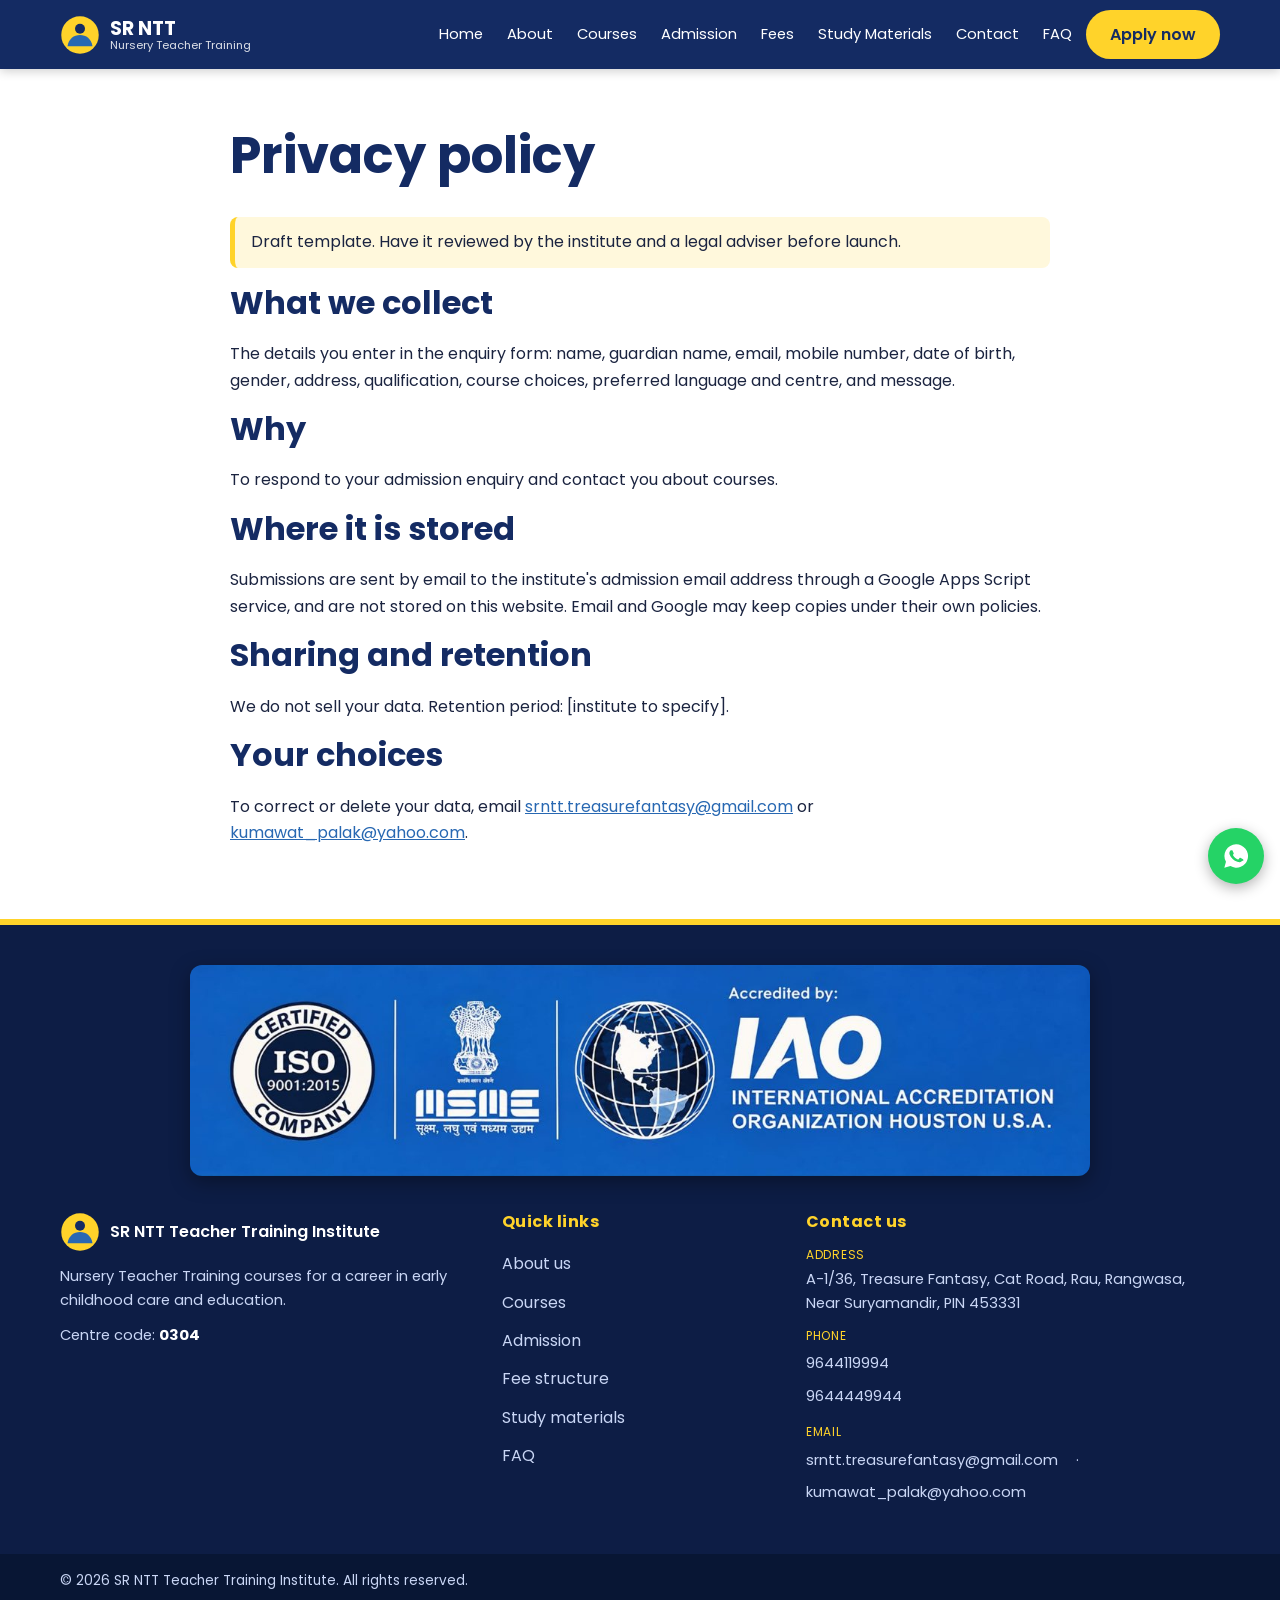
<file: privacy-policy.html>
<!DOCTYPE html>
<html lang="en">
  <head>
    <meta charset="utf-8">
    <meta name="viewport" content="width=device-width,initial-scale=1">
    <title>Privacy Policy | SR NTT Teacher Training Institute</title>
    <meta name="description" content="Nursery Teacher Training (NTT) courses from All India Early Childhood Care &amp; Education (AIECCE).">
    <link rel="icon" href="assets/logo/logo.svg" type="image/svg+xml">
    <link rel="preconnect" href="https://fonts.googleapis.com">
    <link rel="preconnect" href="https://fonts.gstatic.com" crossorigin>
    <link href="https://fonts.googleapis.com/css2?family=Poppins:wght@400;500;600;700&amp;display=swap" rel="stylesheet">
    <link rel="stylesheet" href="css/style.css">
    <link rel="stylesheet" href="css/form.css">
    <link rel="stylesheet" href="css/responsive.css">
  </head>
  <body>
    <a class="skip" href="#main">Skip to content</a>
    <header class="site-header">
      <div class="wrap bar">
        <a class="brand" href="index.html"><img src="assets/logo/logo.svg" alt="" width="40" height="40"><span>SR NTT<small>Nursery Teacher Training</small></span></a>
        <button class="burger" aria-label="Open menu" aria-expanded="false" aria-controls="nav"><span></span><span></span><span></span></button>
        <nav id="nav" aria-label="Main">
          <a href="index.html">Home</a>
          <a href="about.html">About</a>
          <a href="courses.html">Courses</a>
          <a href="admission.html">Admission</a>
          <a href="fees.html">Fees</a>
          <a href="study-materials.html">Study Materials</a>
          <a href="contact.html">Contact</a>
          <a href="faq.html">FAQ</a>
          <a class="btn btn-y" href="admission.html#apply">Apply now</a>
        </nav>
      </div>
    </header>
    <main id="main">
      <section class="sec">
        <div class="wrap narrow">
          <h1>Privacy policy</h1>
          <p class="note">Draft template. Have it reviewed by the institute and a legal adviser before launch.</p>
          <h2>What we collect</h2>
          <p>The details you enter in the enquiry form: name, guardian name, email, mobile number, date of birth, gender, address, qualification, course choices, preferred language and centre, and message.</p>
          <h2>Why</h2>
          <p>To respond to your admission enquiry and contact you about courses.</p>
          <h2>Where it is stored</h2>
          <p>Submissions are sent by email to the institute's admission email address through a Google Apps Script service, and are not stored on this website. Email and Google may keep copies under their own policies.</p>
          <h2>Sharing and retention</h2>
          <p>We do not sell your data. Retention period: [institute to specify]. </p>
          <h2>Your choices</h2>
          <p>To correct or delete your data, email <a href="mailto:srntt.treasurefantasy@gmail.com">srntt.treasurefantasy@gmail.com</a> or <a href="mailto:kumawat_palak@yahoo.com">kumawat_palak@yahoo.com</a>.</p>
        </div>
      </section>
    </main>
    <footer class="site-footer">
      <div class="wrap">
        <figure class="creds">
          <img src="assets/images/credentials.jpg" alt="ISO 9001:2015 certified company, MSME, and accredited by IAO International Accreditation Organization Houston U.S.A." width="1200" height="283" loading="lazy">
        </figure>
      </div>
      <div class="wrap fgrid">
        <div class="fcol">
          <a class="fbrand" href="index.html"><img src="assets/logo/logo.svg" alt="" width="40" height="40"><span>SR NTT Teacher Training Institute</span></a>
          <p>Nursery Teacher Training courses for a career in early childhood care and education.</p>
          <p class="fmeta">Centre code: <strong>0304</strong></p>
        </div>
        <div class="fcol">
          <h3>Quick links</h3>
          <ul>
            <li><a href="about.html">About us</a></li>
            <li><a href="courses.html">Courses</a></li>
            <li><a href="admission.html">Admission</a></li>
            <li><a href="fees.html">Fee structure</a></li>
            <li><a href="study-materials.html">Study materials</a></li>
            <li><a href="faq.html">FAQ</a></li>
          </ul>
        </div>
        <div class="fcol">
          <h3>Contact us</h3>
          <address>
            <p class="frow"><span>Address</span>A-1/36, Treasure Fantasy, Cat Road, Rau, Rangwasa, Near Suryamandir, PIN 453331</p>
            <p class="frow"><span>Phone</span><a href="tel:+919644119994">9644119994</a> <br> <a href="tel:+919644449944">9644449944</a></p>
            <p class="frow"><span>Email</span><a href="mailto:srntt.treasurefantasy@gmail.com">srntt.treasurefantasy@gmail.com</a> · <a href="mailto:kumawat_palak@yahoo.com">kumawat_palak@yahoo.com</a></p>
          </address>
        </div>
      </div>
      <div class="fbottom">
        <div class="wrap fb-in">
          <p>© 2026 SR NTT Teacher Training Institute. All rights reserved.</p>
        </div>
      </div>
    </footer>
    <a class="wa" href="https://wa.me/919644119994?text=Hello%20SR%20NTT%20Institute%2C%20I%20want%20to%20enquire%20about%20NTT%20admission." target="_blank" rel="noopener" aria-label="Enquire on WhatsApp"><svg viewbox="0 0 24 24" width="28" height="28" fill="#fff" aria-hidden="true"><path d="M12 2a10 10 0 0 0-8.6 15L2 22l5.2-1.4A10 10 0 1 0 12 2zm5.2 14.1c-.2.6-1.3 1.2-1.8 1.2-.5.1-1 .2-3.3-.7-2.8-1.2-4.5-4-4.7-4.2-.1-.2-1.1-1.5-1.1-2.8s.7-2 1-2.3c.2-.3.5-.3.7-.3h.5c.2 0 .4 0 .6.5l.9 2.1c.1.2.1.4 0 .5l-.4.6c-.1.2-.3.3-.1.6.2.3.8 1.3 1.7 2.1 1.2 1 2.1 1.300 2.4 1.500.3.1.5.1.6-.1l.9-1.100c.2-.3.4-.2.600-.1l2 1c.3.1.5.2.5.3.1.2.1.800-.100 1.400z"></path></svg></a>
    <script src="js/config.js"></script>
    <script src="js/main.js"></script>
  </body>
</html>
</file>
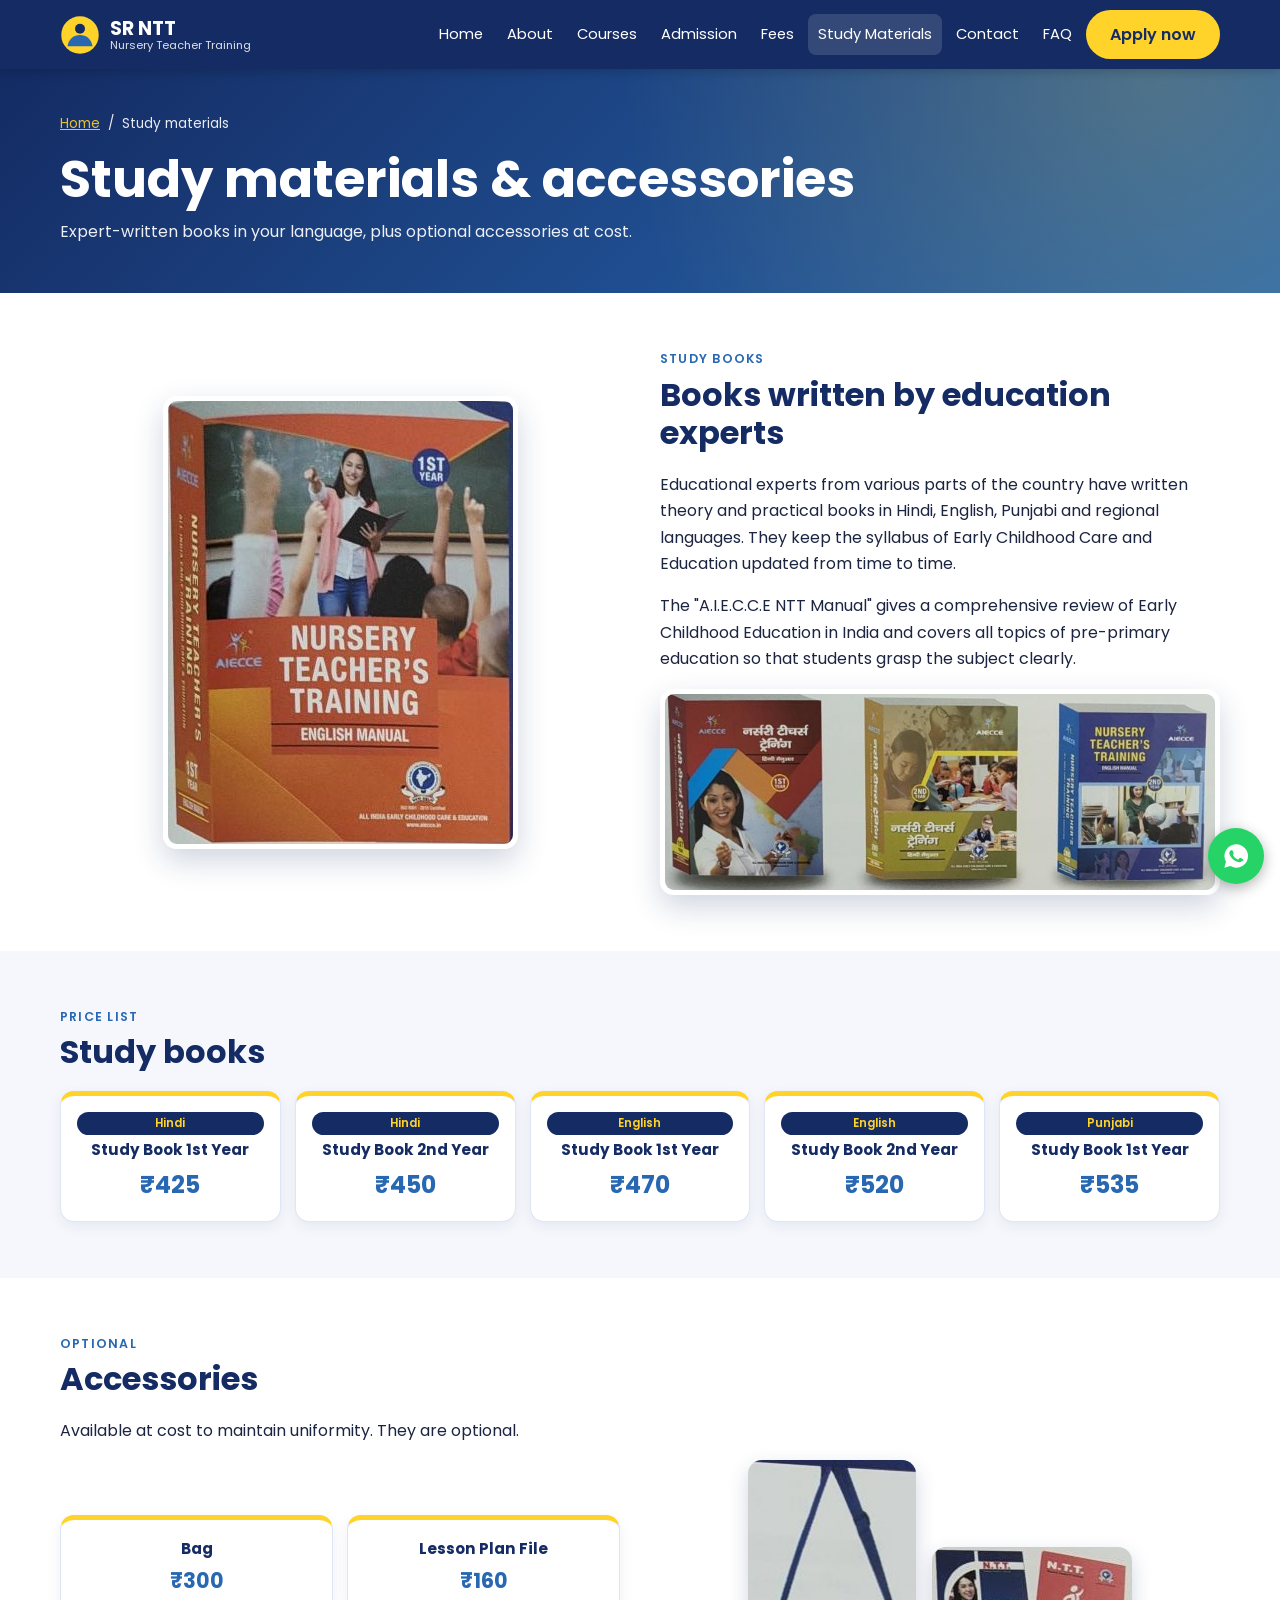
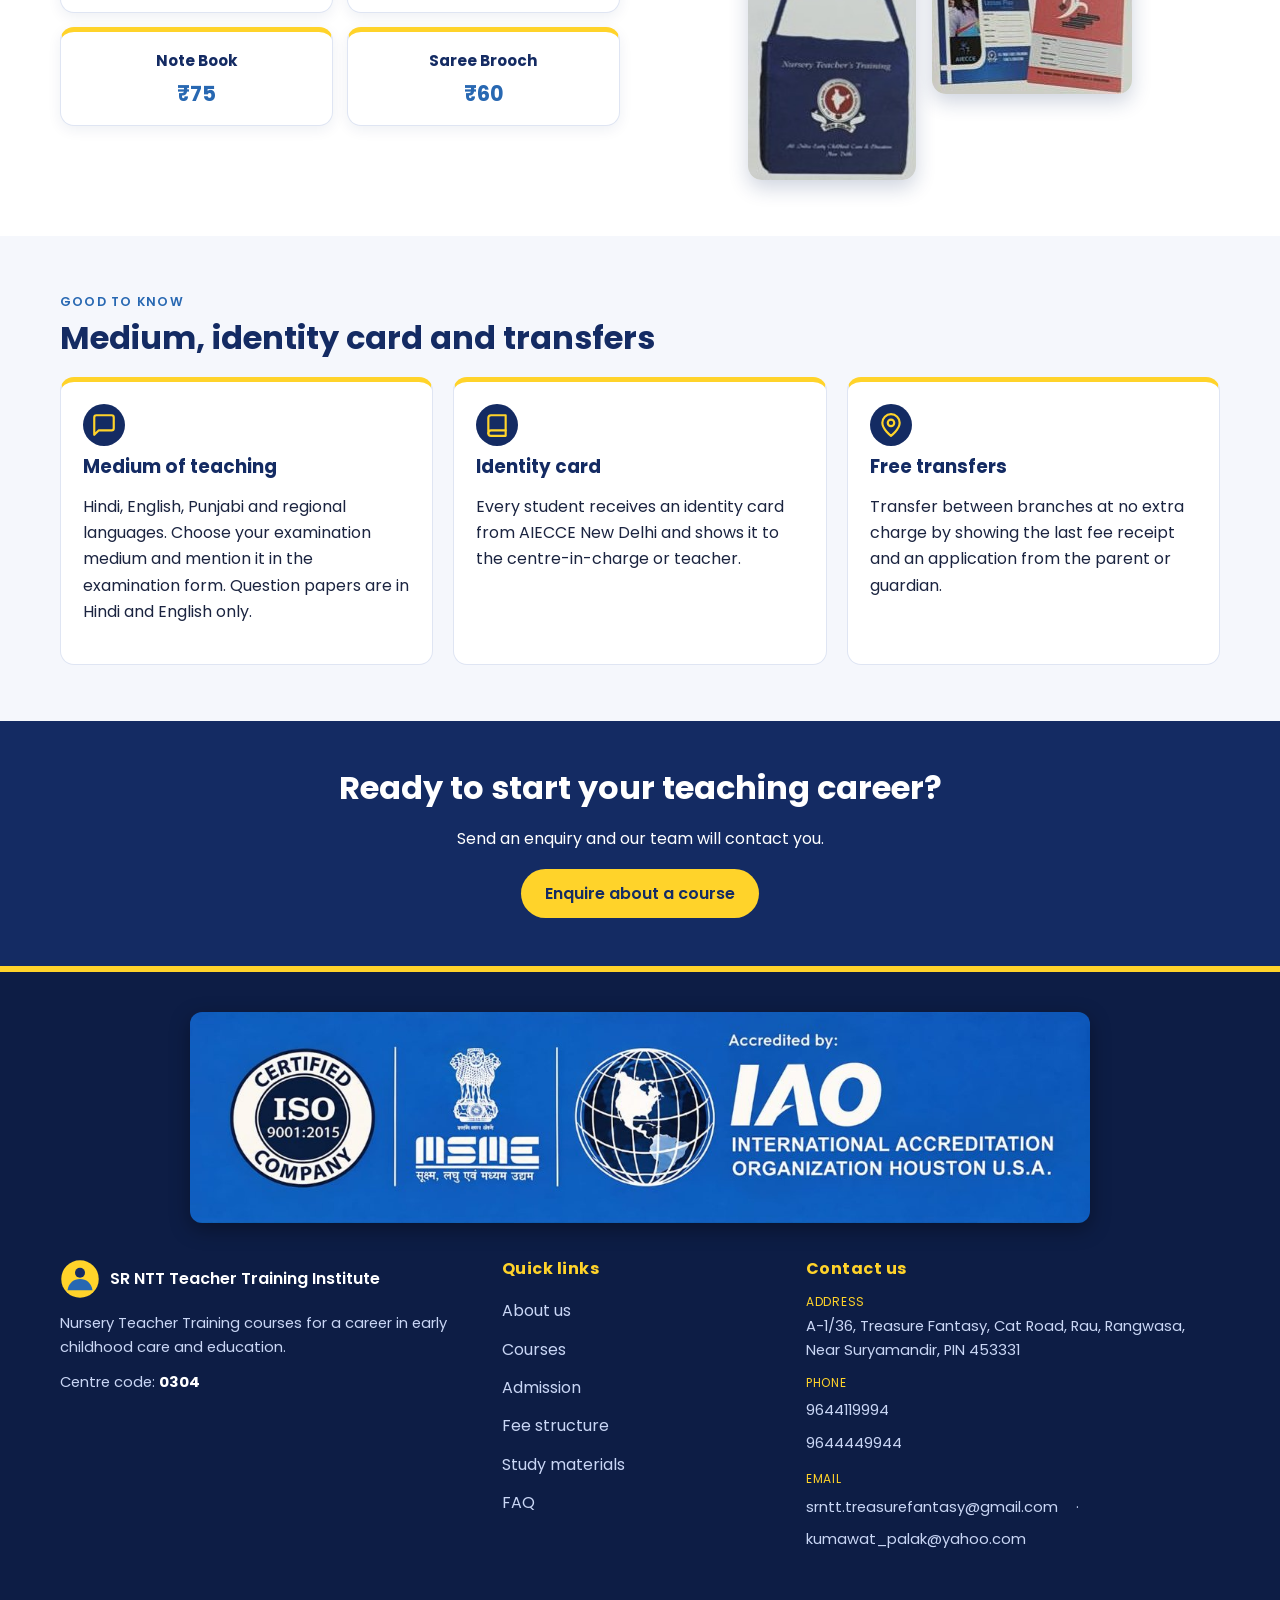
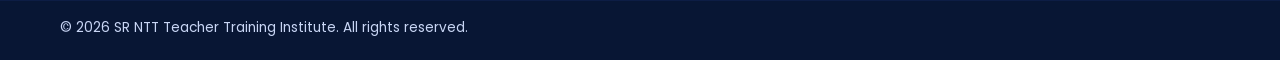
<file: study-materials.html>
<!DOCTYPE html>
<html lang="en">
  <head>
    <meta charset="utf-8">
    <meta name="viewport" content="width=device-width,initial-scale=1">
    <title>Study Materials | SR NTT Teacher Training Institute</title>
    <meta name="description" content="Nursery Teacher Training (NTT) courses from All India Early Childhood Care &amp; Education (AIECCE).">
    <link rel="icon" href="assets/logo/logo.svg" type="image/svg+xml">
    <link rel="preconnect" href="https://fonts.googleapis.com">
    <link rel="preconnect" href="https://fonts.gstatic.com" crossorigin>
    <link href="https://fonts.googleapis.com/css2?family=Poppins:wght@400;500;600;700&amp;display=swap" rel="stylesheet">
    <link rel="stylesheet" href="css/style.css">
    <link rel="stylesheet" href="css/form.css">
    <link rel="stylesheet" href="css/responsive.css">
  </head>
  <body>
    <a class="skip" href="#main">Skip to content</a>
    <header class="site-header">
      <div class="wrap bar">
        <a class="brand" href="index.html"><img src="assets/logo/logo.svg" alt="" width="40" height="40"><span>SR NTT<small>Nursery Teacher Training</small></span></a>
        <button class="burger" aria-label="Open menu" aria-expanded="false" aria-controls="nav"><span></span><span></span><span></span></button>
        <nav id="nav" aria-label="Main">
          <a href="index.html">Home</a>
          <a href="about.html">About</a>
          <a href="courses.html">Courses</a>
          <a href="admission.html">Admission</a>
          <a href="fees.html">Fees</a>
          <a href="study-materials.html" aria-current="page">Study Materials</a>
          <a href="contact.html">Contact</a>
          <a href="faq.html">FAQ</a>
          <a class="btn btn-y" href="admission.html#apply">Apply now</a>
        </nav>
      </div>
    </header>
    <main id="main">
      <section class="phero">
        <div class="wrap">
          <nav class="crumbs" aria-label="Breadcrumb">
            <a href="index.html">Home</a>
            <span aria-hidden="true">/</span>
            <span aria-current="page">Study materials</span>
          </nav>
          <h1>Study materials &amp; accessories</h1>
          <p>Expert-written books in your language, plus optional accessories at cost.</p>
        </div>
      </section>
      <section class="sec">
        <div class="wrap split">
          <div class="photo bookshot">
            <img src="assets/images/book-english.jpg" alt="Nursery Teacher's Training English manual, 1st year" width="345" height="443" loading="lazy">
          </div>
          <div>
            <p class="eyebrow">Study books</p>
            <h2>Books written by education experts</h2>
            <p>Educational experts from various parts of the country have written theory and practical books in Hindi, English, Punjabi and regional languages. They keep the syllabus of Early Childhood Care and Education updated from time to time.</p>
            <p>The "A.I.E.C.C.E NTT Manual" gives a comprehensive review of Early Childhood Education in India and covers all topics of pre-primary education so that students grasp the subject clearly.</p>
            <div class="photo">
              <img src="assets/images/books-row.jpg" alt="Hindi and English study books for first and second year" width="720" height="257" loading="lazy">
            </div>
          </div>
        </div>
      </section>
      <section class="sec alt">
        <div class="wrap">
          <p class="eyebrow">Price list</p>
          <h2>Study books</h2>
          <div class="pgrid">
            <div class="pcard">
              <span class="lang">Hindi</span>
              <h3>Study Book 1st Year</h3>
              <strong>₹425</strong>
            </div>
            <div class="pcard">
              <span class="lang">Hindi</span>
              <h3>Study Book 2nd Year</h3>
              <strong>₹450</strong>
            </div>
            <div class="pcard">
              <span class="lang">English</span>
              <h3>Study Book 1st Year</h3>
              <strong>₹470</strong>
            </div>
            <div class="pcard">
              <span class="lang">English</span>
              <h3>Study Book 2nd Year</h3>
              <strong>₹520</strong>
            </div>
            <div class="pcard">
              <span class="lang">Punjabi</span>
              <h3>Study Book 1st Year</h3>
              <strong>₹535</strong>
            </div>
          </div>
        </div>
      </section>
      <section class="sec">
        <div class="wrap">
          <p class="eyebrow">Optional</p>
          <h2>Accessories</h2>
          <p>Available at cost to maintain uniformity. They are optional.</p>
          <div class="split acc">
            <div class="pgrid two">
              <div class="pcard sm">
                <h3>Bag</h3>
                <strong>₹300</strong>
              </div>
              <div class="pcard sm">
                <h3>Lesson Plan File</h3>
                <strong>₹160</strong>
              </div>
              <div class="pcard sm">
                <h3>Note Book</h3>
                <strong>₹75</strong>
              </div>
              <div class="pcard sm">
                <h3>Saree Brooch</h3>
                <strong>₹60</strong>
              </div>
            </div>
            <div class="accimgs">
              <img src="assets/images/bag.jpg" alt="Navy blue NTT shoulder bag" width="170" height="325" loading="lazy">
              <img src="assets/images/stationery.jpg" alt="Lesson plan file and N.T.T. notebook" width="200" height="147" loading="lazy">
            </div>
          </div>
        </div>
      </section>
      <section class="sec alt">
        <div class="wrap">
          <p class="eyebrow">Good to know</p>
          <h2>Medium, identity card and transfers</h2>
          <div class="grid3">
            <div class="card">
              <span class="ico"><svg viewbox="0 0 24 24" width="26" height="26" fill="none" stroke="currentColor" stroke-width="2" stroke-linecap="round" stroke-linejoin="round" aria-hidden="true"><path d="M21 15a2 2 0 0 1-2 2H7l-4 4V5a2 2 0 0 1 2-2h14a2 2 0 0 1 2 2z"></path></svg></span>
              <h3>Medium of teaching</h3>
              <p>Hindi, English, Punjabi and regional languages. Choose your examination medium and mention it in the examination form. Question papers are in Hindi and English only.</p>
            </div>
            <div class="card">
              <span class="ico"><svg viewbox="0 0 24 24" width="26" height="26" fill="none" stroke="currentColor" stroke-width="2" stroke-linecap="round" stroke-linejoin="round" aria-hidden="true"><path d="M4 19.500A2.500 2.500 0 0 1 6.500 17H20V3H6.500A2.500 2.500 0 0 0 4 5.500z"></path><path d="M4 19.500A2.500 2.500 0 0 0 6.500 22H20v-5"></path></svg></span>
              <h3>Identity card</h3>
              <p>Every student receives an identity card from AIECCE New Delhi and shows it to the centre-in-charge or teacher.</p>
            </div>
            <div class="card">
              <span class="ico"><svg viewbox="0 0 24 24" width="26" height="26" fill="none" stroke="currentColor" stroke-width="2" stroke-linecap="round" stroke-linejoin="round" aria-hidden="true"><path d="M20 10c0 6-8 12-8 12S4 16 4 10a8 8 0 0 1 16 0z"></path><circle cx="12" cy="10" r="3"></circle></svg></span>
              <h3>Free transfers</h3>
              <p>Transfer between branches at no extra charge by showing the last fee receipt and an application from the parent or guardian.</p>
            </div>
          </div>
        </div>
      </section>
      <section class="cta">
        <div class="wrap">
          <h2>Ready to start your teaching career?</h2>
          <p>Send an enquiry and our team will contact you.</p>
          <a class="btn btn-y" href="admission.html#apply">Enquire about a course</a>
        </div>
      </section>
    </main>
    <footer class="site-footer">
      <div class="wrap">
        <figure class="creds">
          <img src="assets/images/credentials.jpg" alt="ISO 9001:2015 certified company, MSME, and accredited by IAO International Accreditation Organization Houston U.S.A." width="1200" height="283" loading="lazy">
        </figure>
      </div>
      <div class="wrap fgrid">
        <div class="fcol">
          <a class="fbrand" href="index.html"><img src="assets/logo/logo.svg" alt="" width="40" height="40"><span>SR NTT Teacher Training Institute</span></a>
          <p>Nursery Teacher Training courses for a career in early childhood care and education.</p>
          <p class="fmeta">Centre code: <strong>0304</strong></p>
        </div>
        <div class="fcol">
          <h3>Quick links</h3>
          <ul>
            <li><a href="about.html">About us</a></li>
            <li><a href="courses.html">Courses</a></li>
            <li><a href="admission.html">Admission</a></li>
            <li><a href="fees.html">Fee structure</a></li>
            <li><a href="study-materials.html">Study materials</a></li>
            <li><a href="faq.html">FAQ</a></li>
          </ul>
        </div>
        <div class="fcol">
          <h3>Contact us</h3>
          <address>
            <p class="frow"><span>Address</span>A-1/36, Treasure Fantasy, Cat Road, Rau, Rangwasa, Near Suryamandir, PIN 453331</p>
            <p class="frow"><span>Phone</span><a href="tel:+919644119994">9644119994</a> <br> <a href="tel:+919644449944">9644449944</a></p>
            <p class="frow"><span>Email</span><a href="mailto:srntt.treasurefantasy@gmail.com">srntt.treasurefantasy@gmail.com</a> · <a href="mailto:kumawat_palak@yahoo.com">kumawat_palak@yahoo.com</a></p>
          </address>
        </div>
      </div>
      <div class="fbottom">
        <div class="wrap fb-in">
          <p>© 2026 SR NTT Teacher Training Institute. All rights reserved.</p>
        </div>
      </div>
    </footer>
    <a class="wa" href="https://wa.me/919644119994?text=Hello%20SR%20NTT%20Institute%2C%20I%20want%20to%20enquire%20about%20NTT%20admission." target="_blank" rel="noopener" aria-label="Enquire on WhatsApp"><svg viewbox="0 0 24 24" width="28" height="28" fill="#fff" aria-hidden="true"><path d="M12 2a10 10 0 0 0-8.6 15L2 22l5.2-1.4A10 10 0 1 0 12 2zm5.2 14.1c-.2.6-1.3 1.2-1.8 1.2-.5.1-1 .2-3.3-.7-2.8-1.2-4.5-4-4.7-4.2-.1-.2-1.1-1.5-1.1-2.8s.7-2 1-2.3c.2-.3.5-.3.7-.3h.5c.2 0 .4 0 .6.5l.9 2.1c.1.2.1.4 0 .5l-.4.6c-.1.2-.3.3-.1.6.2.3.8 1.3 1.7 2.1 1.2 1 2.1 1.300 2.4 1.500.3.1.5.1.6-.1l.9-1.100c.2-.3.4-.2.600-.1l2 1c.3.1.5.2.5.3.1.2.1.800-.100 1.400z"></path></svg></a>
    <script src="js/config.js"></script>
    <script src="js/main.js"></script>
  </body>
</html>
</file>
<file: css/style.css>
:root {
  --navy: #142B63;
  --blue: #2868B2;
  --yellow: #FFD32A;
  --white: #FFFFFF;
  --bg: #F5F7FC;
  --ink: #1b2440;
  --r: 14px;
}

* {
  box-sizing: border-box;
}

html {
  scroll-behavior: smooth;
}

body {
  margin: 0;
  font-family: Poppins,Inter,system-ui,-apple-system,"Segoe UI",Arial,sans-serif;
  color: var(--ink);
  background: var(--white);
  line-height: 1.65;
  overflow-x: hidden;
}

img {
  max-width: 100%;
  height: auto;
  display: block;
}

a {
  color: var(--blue);
}

:focus-visible {
  outline: 3px solid var(--yellow);
  outline-offset: 2px;
}

.skip {
  position: absolute;
  left: -999px;
}

.skip:focus {
  left: 8px;
  top: 8px;
  background: var(--yellow);
  padding: 8px 12px;
  z-index: 99;
}

.wrap {
  width: min(1160px,100% - 32px);
  margin-inline: auto;
}

.narrow {
  width: min(820px,100% - 32px);
}

h1,
h2,
h3 {
  color: var(--navy);
  line-height: 1.2;
  margin: 0 0 .6em;
}

h1 {
  font-size: clamp(1.9rem,5vw,3.2rem);
}

h2 {
  font-size: clamp(1.4rem,3vw,2rem);
}

h3,
.h3 {
  font-size: 1.15rem;
}

.site-header {
  position: sticky;
  top: 0;
  z-index: 50;
  background: var(--navy);
  box-shadow: 0 2px 10px rgba(0,0,0,.2);
}

.bar {
  display: flex;
  align-items: center;
  justify-content: space-between;
  padding: 10px 0;
  gap: 12px;
}

.brand {
  display: flex;
  align-items: center;
  gap: 10px;
  color: var(--white);
  text-decoration: none;
  font-weight: 700;
  font-size: 1.2rem;
  line-height: 1.1;
}

.brand small {
  display: block;
  font-weight: 400;
  font-size: .7rem;
  opacity: .85;
}

#nav {
  display: flex;
  align-items: center;
  gap: 4px;
  flex-wrap: wrap;
}

#nav a:not(.btn) {
  color: var(--white);
  text-decoration: none;
  padding: 8px 10px;
  border-radius: 8px;
  font-size: .92rem;
}

#nav a:not(.btn):hover,
#nav a[aria-current] {
  background: rgba(255,255,255,.14);
}

.burger {
  display: none;
  background: none;
  border: 0;
  padding: 10px;
  cursor: pointer;
}

.burger span {
  display: block;
  width: 24px;
  height: 3px;
  background: var(--white);
  margin: 5px 0;
  border-radius: 2px;
}

.btn {
  display: inline-block;
  border: 0;
  border-radius: 999px;
  padding: 12px 24px;
  font: 600 1rem Poppins,sans-serif;
  text-decoration: none;
  cursor: pointer;
  min-height: 44px;
}

.btn-y {
  background: var(--yellow);
  color: var(--navy);
}

.btn-b {
  background: var(--blue);
  color: var(--white);
}

.btn-o {
  border: 2px solid var(--white);
  color: var(--white);
  background: transparent;
}

.btn:hover {
  filter: brightness(.95);
}

.btn[disabled] {
  opacity: .6;
  cursor: not-allowed;
}

.hero {
  color: var(--white);
  background: radial-gradient(circle at 85% 20%,rgba(255,211,42,.18),transparent 45%),linear-gradient(135deg,var(--navy) 55%,var(--blue));
  padding: 64px 0 72px;
  overflow: hidden;
}

.hero h1 {
  color: var(--white);
}

.hgrid {
  display: grid;
  grid-template-columns: 1.1fr .9fr;
  gap: 32px;
  align-items: center;
}

.row {
  display: flex;
  gap: 12px;
  flex-wrap: wrap;
}

.chip {
  display: inline-block;
  background: var(--yellow);
  color: var(--navy);
  font-weight: 600;
  border-radius: 999px;
  padding: 4px 14px;
  font-size: .85rem;
}

.small {
  font-size: .85rem;
  opacity: .9;
}

.sec {
  padding: 56px 0;
}

.alt {
  background: var(--bg);
}

.grid3 {
  display: grid;
  grid-template-columns: repeat(3,1fr);
  gap: 20px;
}

.grid2 {
  display: grid;
  grid-template-columns: repeat(2,1fr);
  gap: 20px;
}

.card {
  background: var(--white);
  border: 1px solid #dfe5f3;
  border-top: 5px solid var(--yellow);
  border-radius: var(--r);
  padding: 22px;
  transition: transform .2s,box-shadow .2s;
}

.alt .card {
  background: var(--white);
}

.tag {
  display: inline-block;
  background: var(--bg);
  color: var(--navy);
  font-weight: 600;
  border-radius: 8px;
  padding: 2px 10px;
  margin: 0 0 8px;
}

.note {
  background: #fff8dc;
  border-left: 5px solid var(--yellow);
  padding: 12px 16px;
  border-radius: 8px;
  margin: 16px 0;
}

.ticks {
  padding-left: 1.2em;
}

.tw {
  overflow-x: auto;
  margin-bottom: 24px;
}

table {
  border-collapse: collapse;
  width: 100%;
  min-width: 420px;
}

th,
td {
  padding: 12px 14px;
  text-align: left;
  border-bottom: 1px solid #dfe5f3;
}

th {
  background: var(--navy);
  color: var(--white);
}

tbody tr:nth-child(even) {
  background: var(--bg);
}

.gal {
  display: grid;
  gap: 14px;
  grid-template-columns: repeat(3,1fr);
}

.gal img {
  border-radius: var(--r);
  width: 100%;
  object-fit: cover;
  aspect-ratio: 4/3;
  border: 5px solid var(--white);
  box-shadow: 0 8px 20px rgba(20,43,99,.15);
}

.cta {
  background: var(--navy);
  color: var(--white);
  text-align: center;
  padding: 48px 0;
}

.cta h2 {
  color: var(--white);
}

details {
  border: 1px solid #dfe5f3;
  border-radius: 10px;
  padding: 12px 16px;
  margin-bottom: 10px;
  background: var(--white);
}

summary {
  font-weight: 600;
  cursor: pointer;
  color: var(--navy);
}

.wa {
  position: fixed;
  right: 16px;
  bottom: 16px;
  width: 56px;
  height: 56px;
  border-radius: 50%;
  background: #25D366;
  display: grid;
  place-items: center;
  box-shadow: 0 4px 14px rgba(0,0,0,.3);
  z-index: 60;
}

.reveal {
  opacity: 0;
  transform: translateY(14px);
  transition: opacity .5s,transform .5s;
}

.reveal.in {
  opacity: 1;
  transform: none;
}

@media (prefers-reduced-motion:reduce) {
  html {
    scroll-behavior: auto;
  }

  .reveal {
    opacity: 1;
    transform: none;
    transition: none;
  }
}

.site-footer {
  background: #0d1d45;
  color: #c9d6f5;
  padding-top: 40px;
  border-top: 6px solid var(--yellow);
}

.creds {
  margin: 0 0 36px;
  text-align: center;
}

.creds img {
  width: 100%;
  max-width: 900px;
  margin-inline: auto;
  border-radius: 12px;
  box-shadow: 0 6px 20px rgba(0,0,0,.35);
}

.fgrid {
  display: grid;
  grid-template-columns: 1.4fr .9fr 1.2fr 1.6fr;
  gap: 32px;
}

.site-footer h3 {
  color: var(--yellow);
  font-size: 1rem;
  margin: 0 0 14px;
  letter-spacing: .03em;
}

.site-footer ul {
  list-style: none;
  margin: 0;
  padding: 0;
}

.site-footer li a {
  display: inline-block;
  padding: 6px 0;
}

.site-footer a {
  color: #c9d6f5;
  text-decoration: none;
}

.site-footer a:hover {
  color: var(--white);
  text-decoration: underline;
}

.site-footer address {
  font-style: normal;
}

.site-footer p {
  margin: 0 0 10px;
  font-size: .92rem;
}

.frow span {
  display: block;
  color: var(--yellow);
  font-size: .75rem;
  text-transform: uppercase;
  letter-spacing: .06em;
  margin-bottom: 2px;
}

.frow a {
  display: inline-block;
  padding: 4px 0;
  margin-right: 14px;
}

.fbrand {
  display: flex;
  align-items: center;
  gap: 10px;
  color: var(--white)!important;
  font-weight: 600;
  margin-bottom: 12px;
  line-height: 1.25;
}

.fmeta strong {
  color: var(--white);
}

.site-footer .fbtn {
  display: inline-block;
  background: var(--yellow);
  color: var(--navy);
  font-weight: 600;
  padding: 10px 20px;
  border-radius: 999px;
  margin-top: 8px;
}

.site-footer .fbtn:hover {
  color: var(--navy);
  text-decoration: none;
  filter: brightness(.95);
}

.fbottom {
  margin-top: 36px;
  background: #081634;
  padding: 16px 0 20px;
}

.fb-in {
  display: flex;
  justify-content: space-between;
  gap: 8px 16px;
  flex-wrap: wrap;
}

.fb-in p {
  margin: 0;
  font-size: .85rem;
}

.legal {
  font-size: .78rem;
  opacity: .7;
  margin: 10px auto 0;
}

.site-footer .legal {
  margin: 12px auto 0;
  font-size: .78rem;
}

.amt {
  text-align: right!important;
  white-space: nowrap;
  font-weight: 600;
}

.fee-cards {
  display: grid;
  grid-template-columns: repeat(3,1fr);
  gap: 14px;
  margin: 18px 0 24px;
}

.fee-card {
  background: var(--bg);
  border: 1px solid #dfe5f3;
  border-radius: var(--r);
  padding: 16px;
  text-align: center;
}

.fee-card span {
  display: block;
  color: var(--navy);
  font-weight: 600;
  font-size: .9rem;
}

.fee-card strong {
  display: block;
  font-size: 1.7rem;
  color: var(--blue);
  line-height: 1.3;
}

.fee-card small {
  color: #5a6584;
}

.fee-card.hl {
  background: var(--navy);
  border-color: var(--navy);
}

.fee-card.hl span,
.fee-card.hl small {
  color: #dbe4ff;
}

.fee-card.hl strong {
  color: var(--yellow);
}

.feewrap {
  border-radius: var(--r);
  box-shadow: 0 4px 18px rgba(20,43,99,.12);
  border: 1px solid #dfe5f3;
  overflow: hidden;
  margin-bottom: 24px;
}

table.fee2 {
  min-width: 0;
  width: 100%;
  border-collapse: collapse;
}

table.fee2 caption {
  position: absolute;
  left: -9999px;
}

table.fee2 thead th {
  background: linear-gradient(90deg,var(--navy),#1f4a96);
  color: var(--white);
  padding: 14px 12px;
  font-size: .95rem;
}

table.fee2 tbody tr.grp th {
  background: #e8efff;
  color: var(--navy);
  text-transform: uppercase;
  letter-spacing: .05em;
  font-size: .78rem;
  padding: 8px 12px;
}

table.fee2 td {
  padding: 13px 12px;
  border-bottom: 1px solid #e3e9f6;
  background: var(--white);
  text-align: center;
}

table.fee2 tbody tr:nth-child(even) td {
  background: #fafbff;
}

table.fee2 td:first-child,
table.fee2 thead th:first-child {
  width: 64px;
  text-align: center;
  color: var(--blue);
  font-weight: 600;
}

table.fee2 tbody tr:hover td {
  background: #fff9db;
}

table.fee2 .amt {
  text-align: right;
  white-space: nowrap;
  font-weight: 700;
  color: var(--navy);
}

table.fee2 tr.late .amt {
  color: #9a4a00;
}

table.fee2 tfoot th {
  background: var(--navy);
  color: var(--white);
  text-align: left;
  padding: 14px 12px;
  font-size: 1rem;
}

table.fee2 tfoot th small {
  display: block;
  font-weight: 400;
  font-size: .76rem;
  opacity: .8;
  margin-top: 2px;
}

table.fee2 tfoot td {
  background: var(--yellow);
  color: var(--navy);
  font-size: 1.15rem;
  font-weight: 700;
  vertical-align: middle;
}

.badge {
  display: inline-block;
  background: #e8efff;
  color: var(--navy);
  font-size: .72rem;
  font-weight: 600;
  border-radius: 999px;
  padding: 2px 9px;
  margin-left: 6px;
  white-space: nowrap;
}

.badge.ok {
  background: #e1f5e6;
  color: #1b5e20;
}

.badge.warn {
  background: #ffe9d1;
  color: #8a3d00;
}

.cta-row {
  display: flex;
  gap: 12px;
  flex-wrap: wrap;
  margin: 8px 0 28px;
}

.paynote {
  background: var(--bg);
  border-left: 5px solid var(--blue);
  padding: 12px 16px;
  border-radius: 8px;
}

@media (max-width:640px) {
  .fee-cards {
    grid-template-columns: 1fr;
  }

  .fee-card {
    display: flex;
    justify-content: space-between;
    align-items: center;
    text-align: left;
    gap: 8px;
  }

  .fee-card strong {
    font-size: 1.3rem;
  }

  table.fee2 td,
  table.fee2 thead th,
  table.fee2 tfoot th {
    padding: 10px 8px;
    font-size: .88rem;
  }

  table.fee2 td:first-child,
  table.fee2 thead th:first-child {
    width: 42px;
  }

  .badge {
    display: block;
    width: max-content;
    margin: 4px 0 0;
  }
}

table.fee2 thead {
  background: linear-gradient(90deg,var(--navy),#1f4a96);
}

table.fee2 thead th,
table.fee2 thead th.amt,
table.fee2 thead th:first-child {
  background: transparent;
  color: var(--white);
}

/* ---- home ---- */

.hl {
  color: var(--yellow);
}

.hero-art {
  position: relative;
  max-width: 380px;
  margin-inline: auto;
  width: 100%;
}

.arch {
  border-radius: 200px 200px 24px 24px;
  overflow: hidden;
  border: 6px solid var(--yellow);
  box-shadow: 0 20px 40px rgba(0,0,0,.35);
  background: var(--blue);
  aspect-ratio: 400/706;
  max-height: 560px;
}

.arch img {
  width: 100%;
  height: 100%;
  object-fit: cover;
  object-position: top;
}

.fbadge {
  position: absolute;
  background: var(--white);
  color: var(--navy);
  border-radius: 14px;
  padding: 10px 14px;
  display: flex;
  align-items: center;
  gap: 10px;
  box-shadow: 0 8px 22px rgba(0,0,0,.25);
  font-size: .78rem;
  line-height: 1.25;
  font-weight: 500;
}

.fbadge strong {
  font-size: 1.6rem;
  color: var(--blue);
  line-height: 1;
}

.b1 {
  left: -18px;
  top: 18%;
}

.b2 {
  right: -14px;
  bottom: 14%;
}

.facts {
  background: var(--yellow);
  padding: 22px 0;
}

.fgrid4 {
  display: grid;
  grid-template-columns: repeat(4,1fr);
  gap: 16px;
}

.fact {
  text-align: center;
  color: var(--navy);
}

.fact strong {
  display: block;
  font-size: 1.25rem;
  line-height: 1.25;
}

.fact span {
  font-size: .82rem;
}

.eyebrow {
  color: var(--blue);
  font-weight: 600;
  text-transform: uppercase;
  letter-spacing: .1em;
  font-size: .78rem;
  margin: 0 0 6px;
}

.split {
  display: grid;
  grid-template-columns: 1fr 1fr;
  gap: 40px;
  align-items: center;
}

.split.rev .photo {
  order: -1;
}

.photo img {
  width: 100%;
  border-radius: var(--r);
  box-shadow: 0 12px 30px rgba(20,43,99,.2);
  border: 5px solid var(--white);
}

.ico {
  display: inline-grid;
  place-items: center;
  width: 42px;
  height: 42px;
  border-radius: 50%;
  background: var(--navy);
  color: var(--yellow);
  font-weight: 700;
  margin-bottom: 10px;
}

.card:hover {
  transform: translateY(-4px);
  box-shadow: 0 10px 26px rgba(20,43,99,.15);
}

.steps2 {
  list-style: none;
  counter-reset: s;
  display: grid;
  grid-template-columns: repeat(4,1fr);
  gap: 18px;
  padding: 0;
  margin: 20px 0 28px;
}

.steps2 li {
  counter-increment: s;
  background: var(--white);
  border-radius: var(--r);
  padding: 56px 18px 18px;
  position: relative;
  border: 1px solid #dfe5f3;
}

.steps2 li::before {
  content: counter(s);
  position: absolute;
  top: 14px;
  left: 18px;
  width: 34px;
  height: 34px;
  border-radius: 50%;
  background: var(--yellow);
  color: var(--navy);
  font-weight: 700;
  display: grid;
  place-items: center;
}

.steps2 b {
  display: block;
  color: var(--navy);
  margin-bottom: 4px;
}

.steps2 span {
  font-size: .9rem;
}

.center {
  text-align: center;
  margin-top: 20px;
}

/* ---- inner pages ---- */

.phero {
  background: radial-gradient(circle at 90% 0%,rgba(255,211,42,.2),transparent 45%),linear-gradient(135deg,var(--navy),var(--blue));
  color: var(--white);
  padding: 44px 0 48px;
}

.phero h1 {
  color: var(--white);
  margin-bottom: 8px;
}

.phero p {
  margin: 0;
  max-width: 60ch;
  opacity: .92;
}

.crumbs {
  display: flex;
  gap: 8px;
  font-size: .85rem;
  margin-bottom: 14px;
  opacity: .9;
}

.crumbs a {
  padding: 0!important;
  background: none!important;
  color: var(--yellow)!important;
  font-size: inherit!important;
}

.idcard {
  display: grid;
  grid-template-columns: repeat(3,auto);
  gap: 10px 24px;
  background: var(--bg);
  border-left: 5px solid var(--yellow);
  border-radius: 10px;
  padding: 14px 18px;
  margin-top: 16px;
}

.idcard span {
  display: block;
  font-size: .72rem;
  text-transform: uppercase;
  letter-spacing: .06em;
  color: var(--blue);
}

.idcard strong {
  color: var(--navy);
  font-size: .95rem;
}

.steps2.five {
  grid-template-columns: repeat(5,1fr);
}

.ticks.big {
  list-style: none;
  padding: 0;
}

.ticks.big li {
  position: relative;
  padding: 8px 0 8px 30px;
  border-bottom: 1px solid #e8edf8;
}

.ticks.big li:last-child {
  border: 0;
}

.ticks.big li::before {
  content: "\2713";
  position: absolute;
  left: 0;
  top: 8px;
  width: 22px;
  height: 22px;
  border-radius: 50%;
  background: var(--yellow);
  color: var(--navy);
  font-weight: 700;
  font-size: .8rem;
  display: grid;
  place-items: center;
}

.ico svg {
  display: block;
}

.ccard {
  position: relative;
  background: var(--white);
  border: 1px solid #dfe5f3;
  border-radius: var(--r);
  padding: 28px 22px 24px;
  display: flex;
  flex-direction: column;
  box-shadow: 0 6px 20px rgba(20,43,99,.08);
  transition: transform .2s;
}

.ccard:hover {
  transform: translateY(-4px);
}

.ccard h2 {
  font-size: 1.3rem;
}

.ccard .ticks {
  flex: 1;
  padding-left: 1.1em;
}

.ccard .btn {
  align-self: flex-start;
  margin-top: 8px;
}

.ccard.feat {
  background: var(--navy);
  color: #dbe4ff;
  border-color: var(--navy);
}

.ccard.feat h2 {
  color: var(--white);
}

.ccard.feat .tag {
  background: var(--yellow);
}

.cnum {
  position: absolute;
  top: 14px;
  right: 18px;
  font-size: 2.2rem;
  font-weight: 700;
  color: rgba(40,104,178,.15);
}

.feat .cnum {
  color: rgba(255,255,255,.18);
}

table.fee2 .rowh {
  background: #e8efff;
  color: var(--navy);
  text-align: left;
  padding: 12px;
  width: 22%;
  font-size: .9rem;
}

.adm {
  display: grid;
  grid-template-columns: 1.7fr 1fr;
  gap: 28px;
  align-items: start;
}

.adm>* {
  min-width: 0;
}

.formcard {
  background: var(--white);
  border: 1px solid #dfe5f3;
  border-top: 6px solid var(--yellow);
  border-radius: var(--r);
  padding: 26px;
  box-shadow: 0 8px 26px rgba(20,43,99,.1);
}

.formcard #admForm {
  margin-top: 12px;
  padding: 0;
  background: transparent;
}

.small.dark {
  color: #4a5578;
  opacity: 1;
}

.aside {
  position: sticky;
  top: 90px;
  display: grid;
  gap: 18px;
}

.alink {
  display: flex;
  align-items: center;
  gap: 10px;
  text-decoration: none;
  font-weight: 500;
  overflow-wrap: anywhere;
}

.alink svg {
  flex: none;
  color: var(--blue);
}

.card.navy {
  background: var(--navy);
  color: #dbe4ff;
  border-color: var(--navy);
}

.card.navy h3 {
  color: var(--yellow);
}

.card.navy a {
  color: var(--yellow);
}

.ccard2 {
  display: block;
  text-align: center;
  background: var(--white);
  border: 1px solid #dfe5f3;
  border-bottom: 5px solid var(--yellow);
  border-radius: var(--r);
  padding: 28px 18px;
  text-decoration: none;
  color: var(--ink);
  box-shadow: 0 6px 20px rgba(20,43,99,.08);
  transition: transform .2s;
}

.ccard2:hover {
  transform: translateY(-4px);
}

.ccard2 p {
  margin: 0;
  overflow-wrap: anywhere;
}

.ccard2 .ico {
  width: 56px;
  height: 56px;
  margin: 0 auto 10px;
}

.addr {
  display: flex;
  gap: 10px;
  align-items: flex-start;
  font-weight: 500;
}

.addr svg {
  flex: none;
  color: var(--blue);
  margin-top: 2px;
}

.ccard .tag {
  align-self: flex-start;
  margin-right: 48px;
}

/* ---- study materials / contact ---- */

.pgrid {
  display: grid;
  grid-template-columns: repeat(5,1fr);
  gap: 14px;
  margin-top: 16px;
}

.pcard {
  display: flex;
  flex-direction: column;
  transition: transform .2s;
  background: var(--white);
  border: 1px solid #dfe5f3;
  border-top: 5px solid var(--yellow);
  border-radius: var(--r);
  padding: 16px;
  text-align: center;
  box-shadow: 0 4px 14px rgba(20,43,99,.07);
}

.pcard:hover {
  transform: translateY(-4px);
}

.pcard h3 {
  flex: 1;
  font-size: .95rem;
  margin: 6px 0;
}

.pgrid.two {
  grid-template-columns: 1fr 1fr;
  margin: 0;
}

.pcard strong {
  display: block;
  font-size: 1.5rem;
  color: var(--blue);
}

.lang {
  display: inline-block;
  background: var(--navy);
  color: var(--yellow);
  font-size: .72rem;
  font-weight: 600;
  border-radius: 999px;
  padding: 2px 12px;
}

.pcard.sm {
  padding: 14px;
}

.pcard.sm strong {
  font-size: 1.3rem;
}

.bookshot img {
  max-height: 460px;
  width: auto;
  margin-inline: auto;
}

.accimgs {
  display: flex;
  gap: 16px;
  align-items: center;
  justify-content: center;
}

.accimgs img {
  border-radius: var(--r);
  box-shadow: 0 8px 20px rgba(20,43,99,.2);
  width: auto;
  max-height: 320px;
  min-width: 0;
  max-width: 48%;
}

.cgrid2 {
  display: grid;
  grid-template-columns: 1fr 1.2fr;
  gap: 32px;
  align-items: start;
}

.cgrid2>* {
  min-width: 0;
}

.map {
  border-radius: var(--r);
  overflow: hidden;
  border: 5px solid var(--white);
  box-shadow: 0 8px 22px rgba(20,43,99,.18);
  margin: 14px 0;
  aspect-ratio: 16/10;
  background: var(--bg);
}

.map iframe {
  width: 100%;
  height: 100%;
  border: 0;
  display: block;
}

.ccard2 small {
  display: block;
  margin-top: 8px;
  color: var(--blue);
  font-weight: 600;
}

#waForm {
  display: grid;
  gap: 14px;
  margin-top: 12px;
}

#waForm .btn {
  justify-self: start;
}

.ntt {
  margin: 12px 0 0;
  color: var(--white);
  font-size: clamp(1.5rem,4.2vw,2.7rem);
  line-height: 1.15;
  font-weight: 600;
}

.ntt .big {
  display: inline-block;
  color: var(--yellow);
  font-size: clamp(4rem,13vw,7.2rem);
  font-weight: 700;
  line-height: 1;
  letter-spacing: .02em;
}

.ntt .yrs {
  display: inline-block;
  font-size: .95rem;
  font-weight: 500;
  color: #dbe4ff;
  margin-left: 10px;
  vertical-align: baseline;
}

.ntt .full {
  display: block;
  margin-top: 6px;
}

.hero-list {
  list-style: none;
  margin: 20px 0 4px;
  padding: 18px 0 0;
  border-top: 2px dashed rgba(255,255,255,.35);
  display: grid;
  gap: 10px;
  max-width: 56ch;
}

.hero-list li {
  position: relative;
  padding-left: 22px;
  font-size: 1.02rem;
  line-height: 1.45;
}

.hero-list li::before {
  content: "";
  position: absolute;
  left: 2px;
  top: .6em;
  width: 8px;
  height: 8px;
  border-radius: 50%;
  background: var(--yellow);
}

.hero-list b {
  color: var(--yellow);
  font-weight: 600;
}

.hero-list em {
  display: block;
  font-size: .88rem;
  opacity: .9;
}

.hero .row {
  margin-top: 22px;
}
</file>
<file: css/form.css>
#admForm {
  display: grid;
  grid-template-columns: repeat(2,1fr);
  gap: 16px 20px;
  background: var(--bg);
  padding: 24px;
  border-radius: var(--r);
  margin-top: 12px;
}

.f {
  display: flex;
  flex-direction: column;
  min-width: 0;
}

.full {
  grid-column: 1/-1;
}

.f label {
  font-weight: 500;
  margin-bottom: 4px;
  color: var(--navy);
}

input,
select,
textarea {
  font: inherit;
  padding: 11px 12px;
  border: 1.5px solid #b9c4e0;
  border-radius: 10px;
  background: var(--white);
  width: 100%;
  min-height: 44px;
}

input:focus,
select:focus,
textarea:focus {
  border-color: var(--blue);
}

.f.invalid input,
.f.invalid select,
.f.invalid textarea {
  border-color: #c62828;
}

.err {
  color: #b71c1c;
  font-size: .85rem;
  min-height: 1.2em;
}

.chk label {
  gap: 10px;
  align-items: flex-start;
  display: block;
  position: relative;
  padding-left: 34px;
  font-weight: 400;
}

.chk input {
  width: 22px;
  min-height: 22px;
  margin-top: 3px;
  flex: none;
}

.hp {
  position: absolute;
  left: -9999px;
  height: 0;
  overflow: hidden;
}

.status {
  padding: 0;
  border-radius: 10px;
}

.status.show {
  padding: 12px 16px;
}

.status.loading {
  background: #e3ecff;
  color: var(--navy);
}

.status.ok {
  background: #e6f6ea;
  color: #1b5e20;
}

.status.fail {
  background: #fdecea;
  color: #b71c1c;
}

.chk label input {
  position: absolute;
  left: 0;
  top: 2px;
  width: 22px;
  min-height: 22px;
  margin: 0;
}
</file>
<file: css/responsive.css>
@media (max-width:1024px) {
  .grid3 {
    grid-template-columns: repeat(2,1fr);
  }

  .hgrid {
    grid-template-columns: 1fr;
  }
}

@media (max-width:860px) {
  .burger {
    display: block;
  }

  #nav {
    display: none;
    position: absolute;
    left: 0;
    right: 0;
    top: 100%;
    background: var(--navy);
    flex-direction: column;
    align-items: stretch;
    padding: 12px 16px 20px;
  }

  #nav.open {
    display: flex;
  }

  #nav .btn {
    text-align: center;
    margin-top: 8px;
  }

  .grid2 {
    grid-template-columns: 1fr;
  }
}

@media (max-width:640px) {
  .grid3 {
    grid-template-columns: 1fr;
  }

  #admForm {
    grid-template-columns: 1fr;
    padding: 16px;
  }

  .sec {
    padding: 40px 0;
  }

  .hero {
    padding: 36px 0;
  }

  .brand span small {
    display: none;
  }
}

@media (max-width:360px) {
  .btn {
    padding: 12px 16px;
  }

  .brand {
    font-size: 1rem;
  }
}

.hgrid>*,
.grid2>*,
.grid3>*,
.fgrid>* {
  min-width: 0;
}

h1,
h2,
h3,
p,
a {
  overflow-wrap: anywhere;
}

@media (max-width:1024px) {
  .fgrid {
    grid-template-columns: repeat(2,1fr);
    gap: 28px;
  }
}

@media (max-width:560px) {
  .fgrid {
    grid-template-columns: 1fr;
    gap: 24px;
  }

  .fb-in {
    flex-direction: column;
    align-items: center;
    text-align: center;
  }

  .legal {
    text-align: center;
  }

  .fbottom {
    padding-bottom: 84px;
  }

  .fbrand {
    font-size: 1.05rem;
  }
}

@media (max-width:1024px) {
  .fgrid4 {
    grid-template-columns: repeat(2,1fr);
  }

  .steps2 {
    grid-template-columns: repeat(2,1fr);
  }

  .hero-art {
    margin-top: 8px;
  }
}

@media (max-width:860px) {
  .split {
    grid-template-columns: 1fr;
    gap: 24px;
  }

  .split.rev .photo {
    order: 0;
  }

  .gal {
    grid-template-columns: 1fr 1fr;
  }
}

@media (max-width:560px) {
  .fgrid4,
  .steps2,
  .gal {
    grid-template-columns: 1fr;
  }

  .b1 {
    left: -6px;
  }

  .b2 {
    right: -6px;
  }

  .hero {
    padding: 40px 0 48px;
  }

  .hero-art {
    max-width: 300px;
  }

  .facts {
    padding: 18px 0;
  }

  .fact strong {
    font-size: 1.1rem;
  }
}

.b1 {
  top: 56%;
  left: -26px;
}

.b2 {
  bottom: auto;
  top: 12%;
  right: -18px;
}

@media (max-width:560px) {
  .b1 {
    left: -8px;
  }

  .b2 {
    right: -8px;
  }
}

@media (max-width:1024px) {
  .steps2.five {
    grid-template-columns: repeat(2,1fr);
  }

  .adm {
    grid-template-columns: 1fr;
  }

  .aside {
    position: static;
    grid-template-columns: 1fr 1fr;
  }
}

@media (max-width:640px) {
  .idcard {
    grid-template-columns: 1fr;
  }

  .steps2.five {
    grid-template-columns: 1fr;
  }

  .aside {
    grid-template-columns: 1fr;
  }

  .formcard {
    padding: 18px 14px;
  }

  .phero {
    padding: 32px 0 36px;
  }

  table.fee2 .rowh {
    width: auto;
  }
}

@media (max-width:1100px) {
  .pgrid {
    grid-template-columns: repeat(3,1fr);
  }
}

@media (max-width:560px) {
  .pgrid {
    grid-template-columns: repeat(2,1fr);
    gap: 12px;
  }

  .pcard {
    padding: 10px;
  }

  .pcard h3 {
    font-size: .85rem;
  }

  /* compact mobile footer */

  .site-footer {
    padding-top: 26px;
  }

  .creds {
    margin-bottom: 20px;
  }

  .creds img {
    border-radius: 10px;
  }

  .fgrid {
    grid-template-columns: 1fr 1fr;
    gap: 18px 14px;
  }

  .fcol:first-child,
  .fcol:last-child {
    grid-column: 1/-1;
  }

  .fcol:first-child p:not(.fmeta) {
    display: none;
  }

  .fbrand {
    margin-bottom: 6px;
  }

  .site-footer h3 {
    margin: 0 0 6px;
    font-size: .92rem;
  }

  .site-footer li {
    margin: 0;
  }

  .site-footer li a {
    padding: 5px 0;
    font-size: .9rem;
  }

  .site-footer .fbtn {
    margin-top: 6px;
    padding: 8px 14px;
    font-size: .85rem;
  }

  .site-footer p {
    font-size: .88rem;
    margin-bottom: 6px;
  }

  .frow {
    margin-bottom: 8px!important;
  }

  .frow a {
    padding: 2px 0;
    margin-right: 12px;
  }

  .fbottom {
    margin-top: 18px;
    padding: 12px 0 78px;
  }

  .legal {
    margin-top: 6px!important;
  }
}

@media (max-width:1024px) {
  .pgrid {
    grid-template-columns: repeat(3,1fr);
  }

  .cgrid2 {
    grid-template-columns: 1fr;
  }
}

@media (max-width:640px) {
  .pgrid {
    grid-template-columns: 1fr 1fr;
  }

  .pgrid.two {
    grid-template-columns: 1fr 1fr;
  }

  .accimgs {
    flex-wrap: wrap;
  }

  .bookshot img {
    max-height: 340px;
  }

  .map {
    aspect-ratio: 4/3;
  }

  #waForm .btn {
    justify-self: stretch;
    text-align: center;
  }
}

/* compact footer on phones */

@media (max-width:560px) {
  .site-footer {
    padding-top: 24px;
  }

  .creds {
    margin-bottom: 18px;
  }

  .creds img {
    border-radius: 8px;
  }

  .fgrid {
    grid-template-columns: 1fr 1fr;
    gap: 16px 14px;
  }

  .fcol:first-child,
  .fcol:last-child {
    grid-column: 1/-1;
  }

  .fcol:first-child>p:not(.fmeta) {
    display: none;
  }

  .fbrand {
    margin-bottom: 6px;
  }

  .fmeta {
    margin: 0;
  }

  .site-footer h3 {
    margin-bottom: 6px;
    font-size: .9rem;
  }

  .site-footer li {
    margin: 0;
  }

  .site-footer li a {
    padding: 4px 0;
    font-size: .88rem;
  }

  .site-footer .fbtn {
    padding: 8px 16px;
    font-size: .85rem;
    margin-top: 4px;
  }

  .site-footer address p {
    margin-bottom: 6px;
    font-size: .86rem;
  }

  .frow span {
    font-size: .68rem;
  }

  .frow a {
    padding: 2px 0;
    margin-right: 10px;
  }

  .fbottom {
    margin-top: 16px;
    padding: 12px 0 76px;
  }

  .fb-in {
    gap: 4px;
  }

  .fb-in p {
    font-size: .78rem;
  }

  .site-footer .legal {
    font-size: .7rem;
    margin-top: 6px;
  }
}

@media (max-width:560px) {
  .fcol:nth-child(3) {
    display: none;
  }

  .fcol:nth-child(2) {
    grid-column: 1/-1;
  }

  .fcol:nth-child(2) ul {
    columns: 2;
    column-gap: 14px;
  }

  .site-footer li a {
    padding: 3px 0;
    line-height: 1.35;
  }

  .site-footer address p {
    line-height: 1.45;
  }

  .site-footer p {
    line-height: 1.45;
  }

  .fbottom {
    padding-bottom: 68px;
  }

  .fb-in {
    flex-direction: row;
    justify-content: space-between;
    text-align: left;
    flex-wrap: wrap;
  }
}

@media (max-width:560px) {
  .ntt .yrs {
    display: block;
    margin: 4px 0 0;
  }

  .hero-list li {
    font-size: .95rem;
  }
}

/* Footer layout: keep all footer columns visible and readable at every size. */
.site-footer .fgrid {
  grid-template-columns: minmax(0, 1.2fr) minmax(0, .8fr) minmax(0, 1.2fr);
  gap: 28px;
}

.site-footer .creds img {
  width: 100%;
  height: auto;
}

.site-footer .fcol {
  min-width: 0;
}

.site-footer .frow,
.site-footer .fcol p,
.site-footer .frow a {
  overflow-wrap: anywhere;
}

@media (max-width: 900px) {
  .site-footer .fgrid {
    grid-template-columns: repeat(2, minmax(0, 1fr));
    gap: 24px;
  }

  .site-footer .fcol:nth-child(3) {
    display: block;
    grid-column: 1 / -1;
  }
}

@media (max-width: 560px) {
  .site-footer {
    padding-top: 24px;
  }

  .site-footer .creds {
    margin-bottom: 22px;
  }

  .site-footer .fgrid {
    grid-template-columns: minmax(0, 1fr);
    gap: 22px;
  }

  .site-footer .fcol,
  .site-footer .fcol:nth-child(2),
  .site-footer .fcol:nth-child(3) {
    display: block;
    grid-column: auto;
  }

  .site-footer .fcol:first-child > p:not(.fmeta) {
    display: block;
  }

  .site-footer .fcol:nth-child(2) ul {
    columns: auto;
  }

  .site-footer .frow {
    line-height: 1.5;
  }

  .site-footer .fbottom {
    margin-top: 20px;
    padding: 14px 0 20px;
  }

  .site-footer .fb-in {
    flex-direction: row;
    justify-content: center;
    text-align: center;
  }
}
</file>
